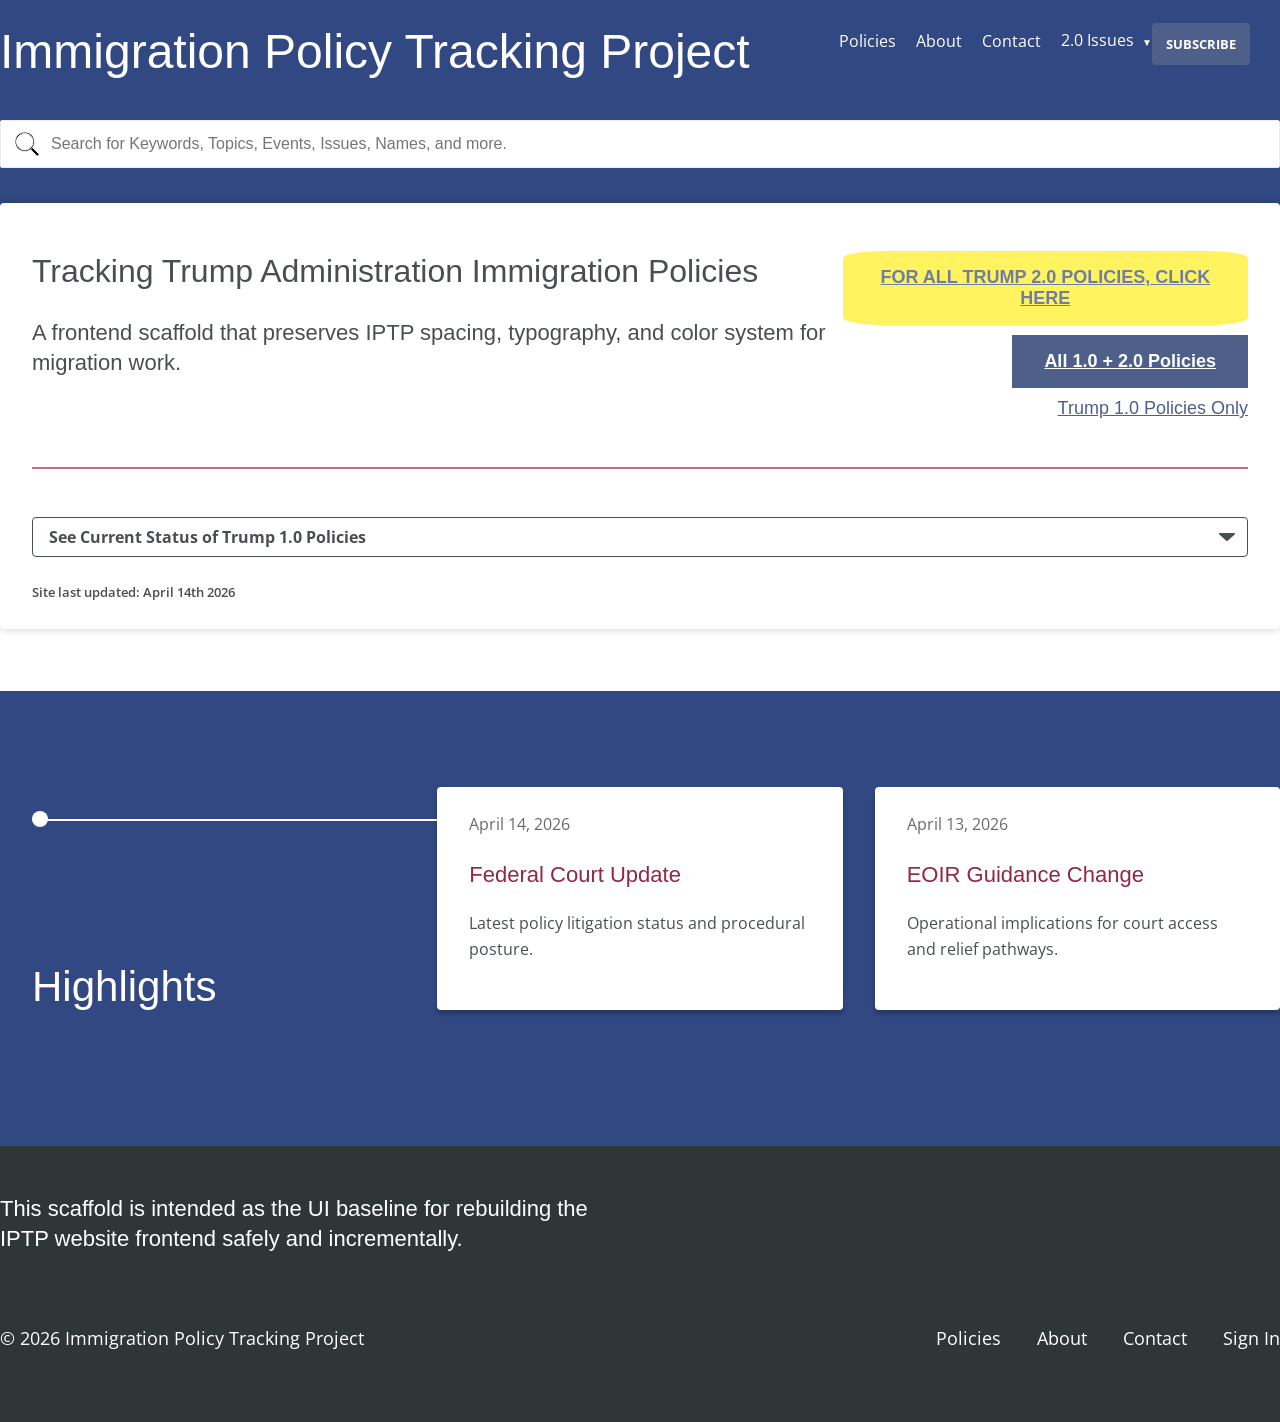
<file: index.html>
<!DOCTYPE html>
<html class="no-js" lang="en">
  <head>
    <meta charset="utf-8" />
    <title>Immigration Policy Tracking Project UI</title>
    <meta name="viewport" content="width=device-width, initial-scale=1.0" />
    <meta name="description" content="Frontend scaffold mirroring IPTP visual system." />
    <link rel="apple-touch-icon" sizes="180x180" href="./static/images/favicon/apple-touch-icon.png" />
    <link rel="icon" type="image/png" sizes="32x32" href="./static/images/favicon/favicon-32x32.png" />
    <link rel="icon" type="image/png" sizes="16x16" href="./static/images/favicon/favicon-16x16.png" />
    <link rel="shortcut icon" href="./static/images/favicon/favicon.ico" />
    <link rel="mask-icon" href="./static/images/favicon/safari-pinned-tab.svg" color="#922846" />
    <meta name="msapplication-TileColor" content="#922846" />
    <meta name="theme-color" content="#ffffff" />
    <link rel="stylesheet" type="text/css" href="./static/css/main.css?v=relevance-bands" />
  </head>
  <body class="page--home">
    <a href="#main-content" class="skipnav">Skip to main content</a>

    <header class="masthead" id="masthead">
      <div class="navbar wrap">
        <h1 class="subtitle"><a href="./index.html">Immigration Policy Tracking Project</a></h1>

        <nav id="main-menu" class="main-menu" aria-label="Main menu">
          <a href="#masthead" id="main-menu-close" class="menu-close" aria-label="Close main menu">
            <span class="sr-only">Close main menu</span>
            <span class="fa fa-close" aria-hidden="true">
              <svg class="menu-close" width="16" height="16" viewBox="0 0 16 16" fill="none" xmlns="http://www.w3.org/2000/svg">
                <path fill-rule="evenodd" clip-rule="evenodd" d="M11.854 4.146C11.9006 4.19244 11.9375 4.24762 11.9627 4.30837C11.9879 4.36911 12.0009 4.43423 12.0009 4.5C12.0009 4.56577 11.9879 4.63089 11.9627 4.69163C11.9375 4.75238 11.9006 4.80755 11.854 4.854L4.85399 11.854C4.7601 11.9479 4.63277 12.0006 4.49999 12.0006C4.36721 12.0006 4.23988 11.9479 4.14599 11.854C4.0521 11.7601 3.99936 11.6328 3.99936 11.5C3.99936 11.3672 4.0521 11.2399 4.14599 11.146L11.146 4.146C11.1924 4.09944 11.2476 4.06249 11.3084 4.03729C11.3691 4.01208 11.4342 3.99911 11.5 3.99911C11.5658 3.99911 11.6309 4.01208 11.6916 4.03729C11.7524 4.06249 11.8075 4.09944 11.854 4.146V4.146Z" fill="currentColor"/>
                <path fill-rule="evenodd" clip-rule="evenodd" d="M4.14599 4.146C4.09943 4.19244 4.06249 4.24762 4.03728 4.30837C4.01207 4.36911 3.9991 4.43423 3.9991 4.5C3.9991 4.56577 4.01207 4.63089 4.03728 4.69163C4.06249 4.75238 4.09943 4.80755 4.14599 4.854L11.146 11.854C11.2399 11.9479 11.3672 12.0006 11.5 12.0006C11.6328 12.0006 11.7601 11.9479 11.854 11.854C11.9479 11.7601 12.0006 11.6328 12.0006 11.5C12.0006 11.3672 11.9479 11.2399 11.854 11.146L4.85399 4.146C4.80755 4.09944 4.75237 4.06249 4.69163 4.03729C4.63088 4.01208 4.56576 3.99911 4.49999 3.99911C4.43423 3.99911 4.36911 4.01208 4.30836 4.03729C4.24761 4.06249 4.19244 4.09944 4.14599 4.146V4.146Z" fill="currentColor"/>
              </svg>
            </span>
          </a>

          <ul style="display: flex; justify-content: space-between; margin-left: 30px">
            <li><a href="#">Policies</a></li>
            <li><a href="#">About</a></li>
            <li><a href="#">Contact</a></li>
            <li class="dropdown">
              <a href="#" tabindex="0">2.0 Issues</a>
              <ul class="dropdown-menu" style="min-width: 320px;">
                <li><a href="#">Immigration Courts & EOIR</a></li>
                <li><a href="#">Status & Eligibility</a></li>
                <li><a href="#">Border & Court Orders</a></li>
              </ul>
            </li>
            <a href="#" class="nav-subscribe-button" tabindex="0">Subscribe</a>
          </ul>
        </nav>

        <a href="#main-menu" id="main-menu-toggle" class="menu-toggle" aria-label="Open main menu">
          <span class="sr-only">Open main menu</span>
          <span class="fa fa-bars" aria-hidden="true">
            <svg class="menu-open" width="16" height="16" viewBox="0 0 16 16" fill="none" xmlns="http://www.w3.org/2000/svg">
              <path d="M2.75 4.75H13.25" stroke-width="1.5" stroke-miterlimit="10" stroke-linecap="round"/>
              <path d="M2.75 8H13.25" stroke-width="1.5" stroke-miterlimit="10" stroke-linecap="round"/>
              <path d="M2.75 11.25H13.25" stroke-width="1.5" stroke-miterlimit="10" stroke-linecap="round"/>
            </svg>
          </span>
        </a>

        <a href="#main-menu-toggle" class="backdrop" tabindex="-1" aria-hidden="true" hidden></a>
      </div>
      <form action="./search.html" method="get" id="main-search" class="main-search" style="margin-top: 8px;">
        <div class="wrap">
          <label class="sr-only" for="query">Search for Keywords, Topics, Events, Issues and more.</label>
          <input
            role="combobox"
            autocomplete="off"
            aria-owns="res"
            aria-autocomplete="both"
            type="text"
            class="input input--full input-search"
            id="query"
            name="query"
            placeholder="Search for Keywords, Topics, Events, Issues, Names, and more."
          />
          <button type="submit" class="icon" value="Search" aria-label="Search">
            <svg width="24" height="24" viewBox="0 0 24 24" fill="none" xmlns="http://www.w3.org/2000/svg">
              <g>
                <path fill-rule="evenodd" clip-rule="evenodd" d="M15.663 15.663C15.8023 15.5235 15.9677 15.4129 16.1498 15.3374C16.3319 15.2619 16.5271 15.2231 16.7242 15.2231C16.9214 15.2231 17.1165 15.2619 17.2986 15.3374C17.4807 15.4129 17.6462 15.5235 17.7855 15.663L23.5605 21.438C23.8419 21.7193 24.0001 22.1008 24.0003 22.4987C24.0004 22.8966 23.8425 23.2783 23.5612 23.5597C23.28 23.8412 22.8984 23.9994 22.5005 23.9996C22.1026 23.9997 21.7209 23.8418 21.4395 23.5605L15.6645 17.7855C15.525 17.6462 15.4144 17.4808 15.3389 17.2987C15.2634 17.1166 15.2245 16.9214 15.2245 16.7242C15.2245 16.5271 15.2634 16.3319 15.3389 16.1498C15.4144 15.9677 15.525 15.8023 15.6645 15.663H15.663Z" fill="black"/>
                <path fill-rule="evenodd" clip-rule="evenodd" d="M9.75 18C10.8334 18 11.9062 17.7866 12.9071 17.372C13.9081 16.9574 14.8175 16.3497 15.5836 15.5836C16.3497 14.8175 16.9574 13.9081 17.372 12.9071C17.7866 11.9062 18 10.8334 18 9.75C18 8.66659 17.7866 7.5938 17.372 6.59286C16.9574 5.59193 16.3497 4.68245 15.5836 3.91637C14.8175 3.15029 13.9081 2.5426 12.9071 2.12799C11.9062 1.71339 10.8334 1.5 9.75 1.5C7.56196 1.5 5.46354 2.36919 3.91637 3.91637C2.36919 5.46354 1.5 7.56196 1.5 9.75C1.5 11.938 2.36919 14.0365 3.91637 15.5836C5.46354 17.1308 7.56196 18 9.75 18ZM19.5 9.75C19.5 12.3359 18.4728 14.8158 16.6443 16.6443C14.8158 18.4728 12.3359 19.5 9.75 19.5C7.16414 19.5 4.68419 18.4728 2.85571 16.6443C1.02723 14.8158 0 12.3359 0 9.75C0 7.16414 1.02723 4.68419 2.85571 2.85571C4.68419 1.02723 7.16414 0 9.75 0C12.3359 0 14.8158 1.02723 16.6443 2.85571C18.4728 4.68419 19.5 7.16414 19.5 9.75Z" fill="black"/>
              </g>
            </svg>
          </button>
        </div>
      </form>
    </header>

    <main class="main" id="main-content">
      <div class="site-section site-section--less-spacing site-section--white">
        <div class="wrap">
          <div class="grid-row tuck-over tuck-over--top tuck-over--bottom">
            <div class="shadow-box shadow-box--full">
              <div class="grid-row">
                <div class="grid-col--12 tablet-s:grid-col--8">
                  <h2>Tracking Trump Administration Immigration Policies</h2>
                  <p class="site-intro intro">A frontend scaffold that preserves IPTP spacing, typography, and color system for migration work.</p>
                </div>
                <div class="grid-col--12 tablet-s:grid-col--4">
                  <div class="all-policies-link" style="margin-bottom: 5px;">
                    <button class="button button--secondary"><a href="#"><u>For all Trump 2.0 policies, click here</u></a></button>
                  </div>
                  <div class="all-policies-link" style="margin-bottom: 10px; position: relative">
                    <button type="button" class="button--primary"><a href="#" style="color: inherit; text-decoration: underline;">All 1.0 + 2.0 Policies</a></button>
                  </div>
                  <div>
                    <a href="#" class="first-term-policies-link" style="font-size: 18px; font-family: Arial;">Trump 1.0 Policies Only</a>
                  </div>
                </div>
              </div>

              <div class="divider"></div>

              <div class="grid-row grid-col--12 stats__data-viz__bar margin-bottom--3">
                <button class="filter-button" type="button" aria-expanded="false" aria-controls="current-status-menu">See Current Status of Trump 1.0 Policies</button>
                <div class="filters-menu" id="current-status-menu" hidden style="width: 98%;">
                  <h2>Current Status of Trump 1.0 Policies</h2>
                  <div class="current-status-bar grid-row">
                    <a href="#" class="bar forced bar--fully-in-effect" style="width: 33%;" title="Fully in Effect">
                      <h1>35</h1>
                      <div class="status current-status-bar--label">Fully in Effect</div>
                    </a>
                    <a href="#" class="bar forced bar--partially-in-effect" style="width: 33%;" title="Partially in Effect">
                      <h1>18</h1>
                      <div class="status current-status-bar--label">Partially in Effect</div>
                    </a>
                    <a href="#" class="bar forced bar--not-in-effect" style="width: 34%;" title="Not in Effect">
                      <h1>52</h1>
                      <div class="status current-status-bar--label">Not in Effect</div>
                    </a>
                  </div>
                </div>
              </div>

              <p class="site-last-updated">Site last updated: April 14th 2026</p>
            </div>
          </div>
        </div>
      </div>

      <div class="site-section site-section--dark-bg spotlight-bg">
        <div class="wrap">
          <div class="grid-row card-set">
            <div class="card-wrap card-wrap--header grid-col--12 tablet-s:grid-col--6 desktop:grid-col--4">
              <h2 class="card-set__heading">Highlights</h2>
            </div>
            <div class="card-wrap grid-col--12 tablet-s:grid-col--6 desktop:grid-col--4">
              <div class="card">
                <p><span class="date">April 14, 2026</span></p>
                <h3 class="card__heading"><a class="card__heading__link" href="#">Federal Court Update</a></h3>
                <p>Latest policy litigation status and procedural posture.</p>
              </div>
            </div>
            <div class="card-wrap grid-col--12 tablet-s:grid-col--6 desktop:grid-col--4">
              <div class="card">
                <p><span class="date">April 13, 2026</span></p>
                <h3 class="card__heading"><a class="card__heading__link" href="#">EOIR Guidance Change</a></h3>
                <p>Operational implications for court access and relief pathways.</p>
              </div>
            </div>
          </div>
        </div>
      </div>

      <div class="site-section site-section--gray site-section--prefooter">
        <div class="wrap">
          <div class="grid-row">
            <div class="grid-col--12 tablet-s:grid-col--6 intro">
              <p>This scaffold is intended as the UI baseline for rebuilding the IPTP website frontend safely and incrementally.</p>
            </div>
          </div>
        </div>
      </div>
    </main>

    <div style="background-color: #2e3638; padding: 20px 0;">
      <div class="footer">
        <div class="wrap">
          <cite>&copy; 2026 Immigration Policy Tracking Project</cite>
          <ul>
            <li><a href="#">Policies</a></li>
            <li><a href="#">About</a></li>
            <li><a href="#">Contact</a></li>
            <li><a href="#">Sign In</a></li>
          </ul>
        </div>
      </div>
    </div>

    <script>
      window.IPTP_SEARCH_API_BASE = window.IPTP_SEARCH_API_BASE || "http://127.0.0.1:8010";
    </script>
    <script src="./static/js/main.js?v=relevance-bands"></script>
  </body>
</html>
</file>
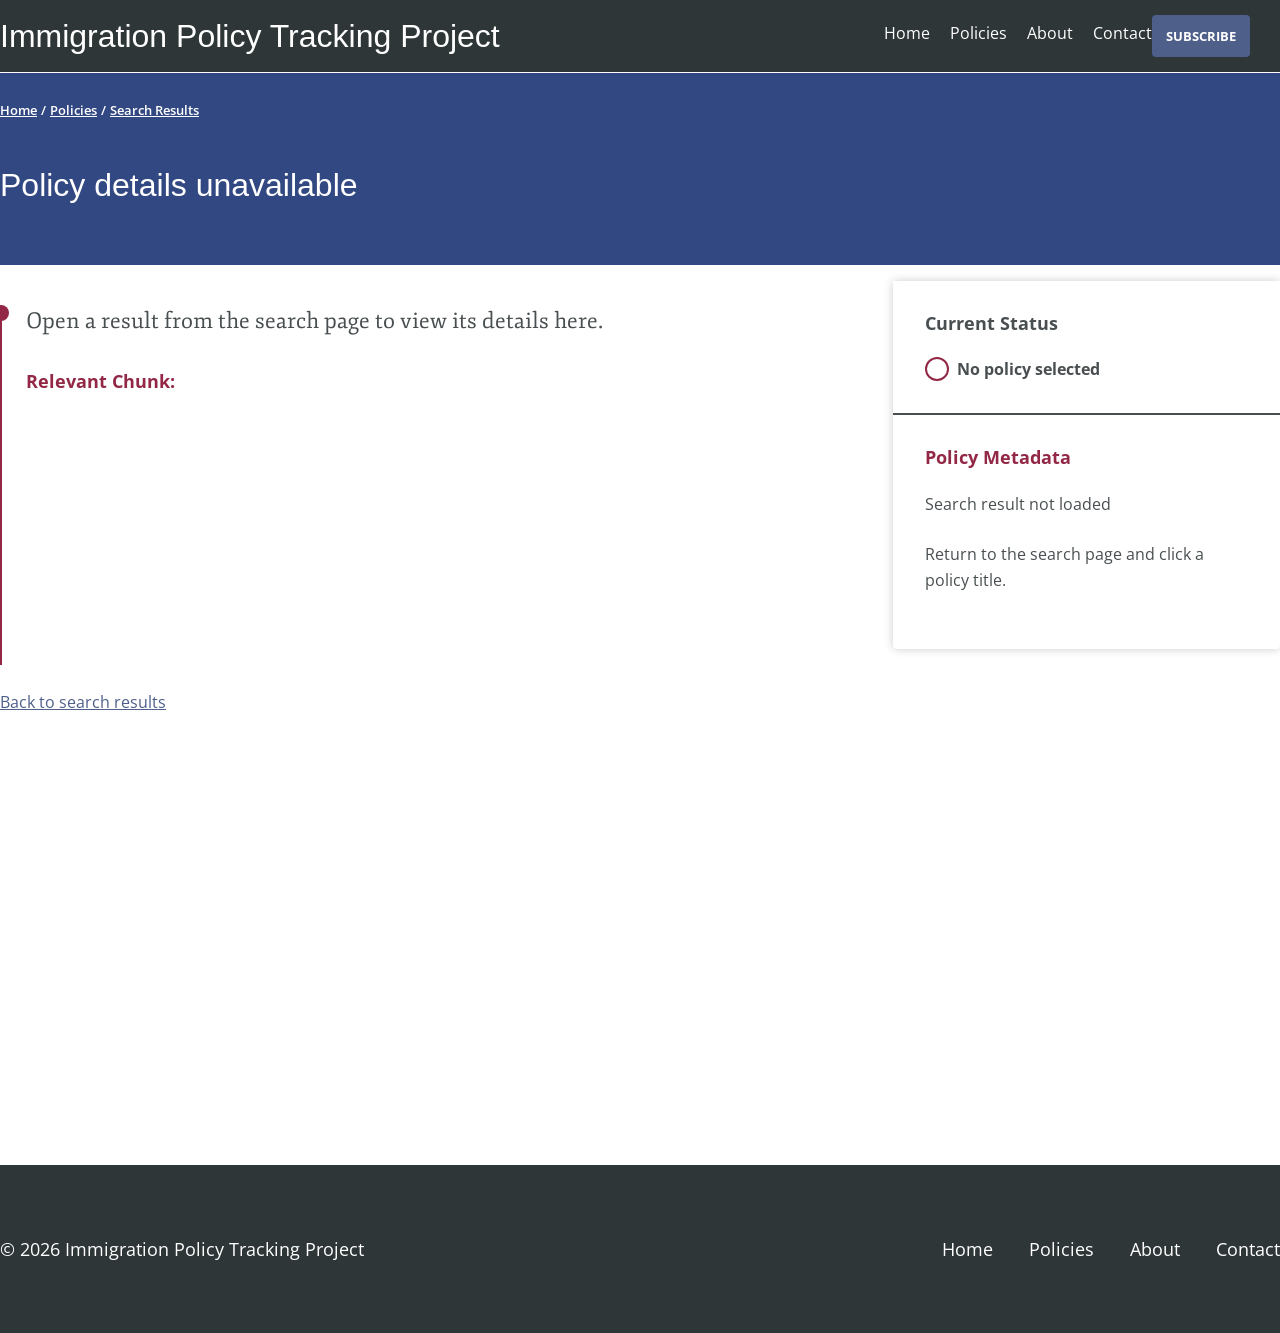
<file: policy.html>
<!DOCTYPE html>
<html class="no-js" lang="en">
  <head>
    <meta charset="utf-8" />
    <title>Policy Detail | Immigration Policy Tracking Project UI</title>
    <meta name="viewport" content="width=device-width, initial-scale=1.0" />
    <meta name="description" content="Policy detail view for IPTP search UI." />
    <link rel="apple-touch-icon" sizes="180x180" href="./static/images/favicon/apple-touch-icon.png" />
    <link rel="icon" type="image/png" sizes="32x32" href="./static/images/favicon/favicon-32x32.png" />
    <link rel="icon" type="image/png" sizes="16x16" href="./static/images/favicon/favicon-16x16.png" />
    <link rel="shortcut icon" href="./static/images/favicon/favicon.ico" />
    <link rel="mask-icon" href="./static/images/favicon/safari-pinned-tab.svg" color="#922846" />
    <meta name="msapplication-TileColor" content="#922846" />
    <meta name="theme-color" content="#ffffff" />
    <link rel="stylesheet" type="text/css" href="./static/css/main.css?v=relevance-bands" />
  </head>
  <body class="page--detail page--policy">
    <a href="#main-content" class="skipnav">Skip to main content</a>

    <header class="masthead" id="masthead">
      <div class="navbar wrap">
        <h1 class="subtitle"><a href="./index.html">Immigration Policy Tracking Project</a></h1>

        <nav id="main-menu" class="main-menu" aria-label="Main menu">
          <a href="#masthead" id="main-menu-close" class="menu-close" aria-label="Close main menu">
            <span class="sr-only">Close main menu</span>
            <span class="fa fa-close" aria-hidden="true">
              <svg class="menu-close" width="16" height="16" viewBox="0 0 16 16" fill="none" xmlns="http://www.w3.org/2000/svg">
                <path fill-rule="evenodd" clip-rule="evenodd" d="M11.854 4.146C11.9006 4.19244 11.9375 4.24762 11.9627 4.30837C11.9879 4.36911 12.0009 4.43423 12.0009 4.5C12.0009 4.56577 11.9879 4.63089 11.9627 4.69163C11.9375 4.75238 11.9006 4.80755 11.854 4.854L4.85399 11.854C4.7601 11.9479 4.63277 12.0006 4.49999 12.0006C4.36721 12.0006 4.23988 11.9479 4.14599 11.854C4.0521 11.7601 3.99936 11.6328 3.99936 11.5C3.99936 11.3672 4.0521 11.2399 4.14599 11.146L11.146 4.146C11.1924 4.09944 11.2476 4.06249 11.3084 4.03729C11.3691 4.01208 11.4342 3.99911 11.5 3.99911C11.5658 3.99911 11.6309 4.01208 11.6916 4.03729C11.7524 4.06249 11.8075 4.09944 11.854 4.146V4.146Z" fill="currentColor"/>
                <path fill-rule="evenodd" clip-rule="evenodd" d="M4.14599 4.146C4.09943 4.19244 4.06249 4.24762 4.03728 4.30837C4.01207 4.36911 3.9991 4.43423 3.9991 4.5C3.9991 4.56577 4.01207 4.63089 4.03728 4.69163C4.06249 4.75238 4.09943 4.80755 4.14599 4.854L11.146 11.854C11.2399 11.9479 11.3672 12.0006 11.5 12.0006C11.6328 12.0006 11.7601 11.9479 11.854 11.854C11.9479 11.7601 12.0006 11.6328 12.0006 11.5C12.0006 11.3672 11.9479 11.2399 11.854 11.146L4.85399 4.146C4.80755 4.09944 4.75237 4.06249 4.69163 4.03729C4.63088 4.01208 4.56576 3.99911 4.49999 3.99911C4.43423 3.99911 4.36911 4.01208 4.30836 4.03729C4.24761 4.06249 4.19244 4.09944 4.14599 4.146V4.146Z" fill="currentColor"/>
              </svg>
            </span>
          </a>

          <ul style="display: flex; justify-content: space-between; margin-left: 30px">
            <li><a href="./index.html">Home</a></li>
            <li><a href="./search.html">Policies</a></li>
            <li><a href="#">About</a></li>
            <li><a href="#">Contact</a></li>
            <a href="#" class="nav-subscribe-button" tabindex="0">Subscribe</a>
          </ul>
        </nav>

        <a href="#main-menu" id="main-menu-toggle" class="menu-toggle" aria-label="Open main menu">
          <span class="sr-only">Open main menu</span>
          <span class="fa fa-bars" aria-hidden="true">
            <svg class="menu-open" width="16" height="16" viewBox="0 0 16 16" fill="none" xmlns="http://www.w3.org/2000/svg">
              <path d="M2.75 4.75H13.25" stroke-width="1.5" stroke-miterlimit="10" stroke-linecap="round"/>
              <path d="M2.75 8H13.25" stroke-width="1.5" stroke-miterlimit="10" stroke-linecap="round"/>
              <path d="M2.75 11.25H13.25" stroke-width="1.5" stroke-miterlimit="10" stroke-linecap="round"/>
            </svg>
          </span>
        </a>

        <a href="#main-menu-toggle" class="backdrop" tabindex="-1" aria-hidden="true" hidden></a>
      </div>
    </header>

    <div class="header spotlight-bg">
      <div class="wrap">
        <nav class="breadcrumb" aria-label="breadcrumbs">
          <ol class="breadcrumb-list">
            <li class="breadcrumb-list__item">
              <a class="breadcrumb__link" href="./index.html">Home</a>
            </li>
            <li class="breadcrumb-list__item">
              <a class="breadcrumb__link" href="./search.html">Policies</a>
            </li>
            <li class="breadcrumb-list__item">
              <a class="breadcrumb__link" href="./search.html">Search Results</a>
            </li>
          </ol>
        </nav>

        <h4 class="policy-details__term" id="policy-term"></h4>
        <h1 class="policy-details__title" id="policy-title">Policy Detail</h1>
      </div>
    </div>

    <main class="main main--no-padding" id="main-content">
      <section id="tab-policy-overview">
        <div class="wrap">
          <div class="grid-row tuck-over tuck-over--top">
            <div class="grid-col--12 tablet-s:grid-col--8">
              <ol class="timeline timeline--mini padding-top--5" id="policy-timeline">
                <li class="timeline__item timeline-item">
                  <span class="date timeline__item-dot" id="policy-date">Date unavailable</span>
                  <p class="lead-text" id="policy-summary">Loading policy summary...</p>
                  <h4 class="policy-details__heading margin-top--2">Relevant Chunk:</h4>
                  <p id="policy-chunk-snippet" style="margin-top: 1.2rem; white-space: pre-wrap;">Loading chunk snippet...</p>
                  <p id="policy-source" style="margin-top: 1.2rem; font-size: 1.4rem;"></p>
                </li>
              </ol>
              <p style="margin-top: 1.6rem;">
                <a href="./search.html">Back to search results</a>
              </p>
            </div>
            <div class="grid-col--12 tablet-s:grid-col--4 tablet-s:padding-left--5">
              <div class="policy-details shadow-box show-box--full-height tablet-s:padding--0">
                <div class="tablet-s:padding--4 policy-detail--current-status">
                  <h4 class="policy-details__heading">Current Status</h4>
                  <span class="status" id="policy-current-status">Loading</span>
                </div>
                <div class="tablet-s:padding--4">
                  <h4 class="policy-details__heading no-border">Policy Metadata</h4>
                  <p id="policy-state"></p>
                  <p id="policy-meta"></p>
                </div>
              </div>
            </div>
          </div>
        </div>
      </section>
    </main>

    <div style="background-color: #2e3638; padding: 20px 0;">
      <div class="footer">
        <div class="wrap">
          <cite>&copy; 2026 Immigration Policy Tracking Project</cite>
          <ul>
            <li><a href="./index.html">Home</a></li>
            <li><a href="./search.html">Policies</a></li>
            <li><a href="#">About</a></li>
            <li><a href="#">Contact</a></li>
          </ul>
        </div>
      </div>
    </div>

    <script src="./static/js/main.js?v=relevance-bands"></script>
    <script src="./static/js/policy.js"></script>
  </body>
</html>
</file>
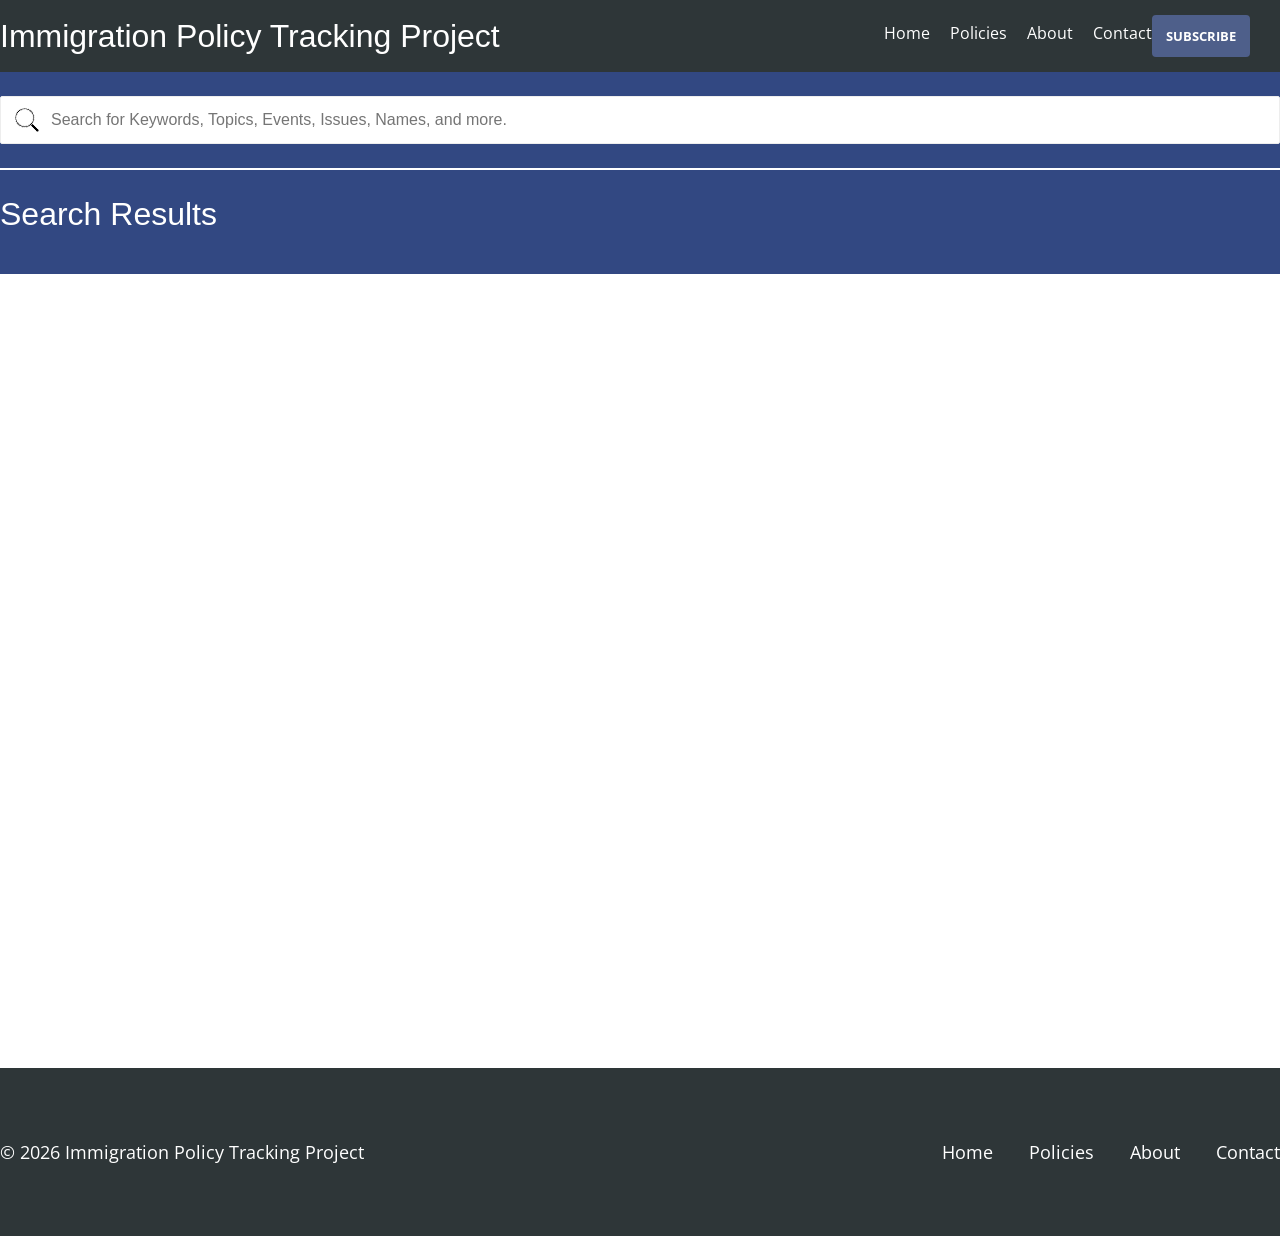
<file: search.html>
<!DOCTYPE html>
<html class="no-js" lang="en">
  <head>
    <meta charset="utf-8" />
    <title>Search Results | Immigration Policy Tracking Project UI</title>
    <meta name="viewport" content="width=device-width, initial-scale=1.0" />
    <meta name="description" content="Search results for IPTP policy search." />
    <link rel="apple-touch-icon" sizes="180x180" href="./static/images/favicon/apple-touch-icon.png" />
    <link rel="icon" type="image/png" sizes="32x32" href="./static/images/favicon/favicon-32x32.png" />
    <link rel="icon" type="image/png" sizes="16x16" href="./static/images/favicon/favicon-16x16.png" />
    <link rel="shortcut icon" href="./static/images/favicon/favicon.ico" />
    <link rel="mask-icon" href="./static/images/favicon/safari-pinned-tab.svg" color="#922846" />
    <meta name="msapplication-TileColor" content="#922846" />
    <meta name="theme-color" content="#ffffff" />
    <link rel="stylesheet" type="text/css" href="./static/css/main.css?v=relevance-bands" />
  </head>
  <body class="page--index page--policies page--search">
    <a href="#main-content" class="skipnav">Skip to main content</a>

    <header class="masthead" id="masthead">
      <div class="navbar wrap">
        <h1 class="subtitle"><a href="./index.html">Immigration Policy Tracking Project</a></h1>

        <nav id="main-menu" class="main-menu" aria-label="Main menu">
          <a href="#masthead" id="main-menu-close" class="menu-close" aria-label="Close main menu">
            <span class="sr-only">Close main menu</span>
            <span class="fa fa-close" aria-hidden="true">
              <svg class="menu-close" width="16" height="16" viewBox="0 0 16 16" fill="none" xmlns="http://www.w3.org/2000/svg">
                <path fill-rule="evenodd" clip-rule="evenodd" d="M11.854 4.146C11.9006 4.19244 11.9375 4.24762 11.9627 4.30837C11.9879 4.36911 12.0009 4.43423 12.0009 4.5C12.0009 4.56577 11.9879 4.63089 11.9627 4.69163C11.9375 4.75238 11.9006 4.80755 11.854 4.854L4.85399 11.854C4.7601 11.9479 4.63277 12.0006 4.49999 12.0006C4.36721 12.0006 4.23988 11.9479 4.14599 11.854C4.0521 11.7601 3.99936 11.6328 3.99936 11.5C3.99936 11.3672 4.0521 11.2399 4.14599 11.146L11.146 4.146C11.1924 4.09944 11.2476 4.06249 11.3084 4.03729C11.3691 4.01208 11.4342 3.99911 11.5 3.99911C11.5658 3.99911 11.6309 4.01208 11.6916 4.03729C11.7524 4.06249 11.8075 4.09944 11.854 4.146V4.146Z" fill="currentColor"/>
                <path fill-rule="evenodd" clip-rule="evenodd" d="M4.14599 4.146C4.09943 4.19244 4.06249 4.24762 4.03728 4.30837C4.01207 4.36911 3.9991 4.43423 3.9991 4.5C3.9991 4.56577 4.01207 4.63089 4.03728 4.69163C4.06249 4.75238 4.09943 4.80755 4.14599 4.854L11.146 11.854C11.2399 11.9479 11.3672 12.0006 11.5 12.0006C11.6328 12.0006 11.7601 11.9479 11.854 11.854C11.9479 11.7601 12.0006 11.6328 12.0006 11.5C12.0006 11.3672 11.9479 11.2399 11.854 11.146L4.85399 4.146C4.80755 4.09944 4.75237 4.06249 4.69163 4.03729C4.63088 4.01208 4.56576 3.99911 4.49999 3.99911C4.43423 3.99911 4.36911 4.01208 4.30836 4.03729C4.24761 4.06249 4.19244 4.09944 4.14599 4.146V4.146Z" fill="currentColor"/>
              </svg>
            </span>
          </a>

          <ul style="display: flex; justify-content: space-between; margin-left: 30px">
            <li><a href="./index.html">Home</a></li>
            <li><a href="#">Policies</a></li>
            <li><a href="#">About</a></li>
            <li><a href="#">Contact</a></li>
            <a href="#" class="nav-subscribe-button" tabindex="0">Subscribe</a>
          </ul>
        </nav>

        <a href="#main-menu" id="main-menu-toggle" class="menu-toggle" aria-label="Open main menu">
          <span class="sr-only">Open main menu</span>
          <span class="fa fa-bars" aria-hidden="true">
            <svg class="menu-open" width="16" height="16" viewBox="0 0 16 16" fill="none" xmlns="http://www.w3.org/2000/svg">
              <path d="M2.75 4.75H13.25" stroke-width="1.5" stroke-miterlimit="10" stroke-linecap="round"/>
              <path d="M2.75 8H13.25" stroke-width="1.5" stroke-miterlimit="10" stroke-linecap="round"/>
              <path d="M2.75 11.25H13.25" stroke-width="1.5" stroke-miterlimit="10" stroke-linecap="round"/>
            </svg>
          </span>
        </a>

        <a href="#main-menu-toggle" class="backdrop" tabindex="-1" aria-hidden="true" hidden></a>
      </div>
      <form action="./search.html" method="get" id="main-search" class="main-search">
        <div class="wrap">
          <label class="sr-only" for="query">Search for Keywords, Topics, Events, Issues and more.</label>
          <input
            role="combobox"
            autocomplete="off"
            aria-owns="res"
            aria-autocomplete="both"
            type="text"
            class="input input--full input-search"
            id="query"
            name="query"
            placeholder="Search for Keywords, Topics, Events, Issues, Names, and more."
          />
          <button type="submit" class="icon" value="Search" aria-label="Search">
            <svg width="24" height="24" viewBox="0 0 24 24" fill="none" xmlns="http://www.w3.org/2000/svg">
              <g>
                <path fill-rule="evenodd" clip-rule="evenodd" d="M15.663 15.663C15.8023 15.5235 15.9677 15.4129 16.1498 15.3374C16.3319 15.2619 16.5271 15.2231 16.7242 15.2231C16.9214 15.2231 17.1165 15.2619 17.2986 15.3374C17.4807 15.4129 17.6462 15.5235 17.7855 15.663L23.5605 21.438C23.8419 21.7193 24.0001 22.1008 24.0003 22.4987C24.0004 22.8966 23.8425 23.2783 23.5612 23.5597C23.28 23.8412 22.8984 23.9994 22.5005 23.9996C22.1026 23.9997 21.7209 23.8418 21.4395 23.5605L15.6645 17.7855C15.525 17.6462 15.4144 17.4808 15.3389 17.2987C15.2634 17.1166 15.2245 16.9214 15.2245 16.7242C15.2245 16.5271 15.2634 16.3319 15.3389 16.1498C15.4144 15.9677 15.525 15.8023 15.6645 15.663H15.663Z" fill="black"/>
                <path fill-rule="evenodd" clip-rule="evenodd" d="M9.75 18C10.8334 18 11.9062 17.7866 12.9071 17.372C13.9081 16.9574 14.8175 16.3497 15.5836 15.5836C16.3497 14.8175 16.9574 13.9081 17.372 12.9071C17.7866 11.9062 18 10.8334 18 9.75C18 8.66659 17.7866 7.5938 17.372 6.59286C16.9574 5.59193 16.3497 4.68245 15.5836 3.91637C14.8175 3.15029 13.9081 2.5426 12.9071 2.12799C11.9062 1.71339 10.8334 1.5 9.75 1.5C7.56196 1.5 5.46354 2.36919 3.91637 3.91637C2.36919 5.46354 1.5 7.56196 1.5 9.75C1.5 11.938 2.36919 14.0365 3.91637 15.5836C5.46354 17.1308 7.56196 18 9.75 18ZM19.5 9.75C19.5 12.3359 18.4728 14.8158 16.6443 16.6443C14.8158 18.4728 12.3359 19.5 9.75 19.5C7.16414 19.5 4.68419 18.4728 2.85571 16.6443C1.02723 14.8158 0 12.3359 0 9.75C0 7.16414 1.02723 4.68419 2.85571 2.85571C4.68419 1.02723 7.16414 0 9.75 0C12.3359 0 14.8158 1.02723 16.6443 2.85571C18.4728 4.68419 19.5 7.16414 19.5 9.75Z" fill="black"/>
              </g>
            </svg>
          </button>
        </div>
      </form>

    </header>

    <main class="main" id="main-content">
      <div class="results-panel">
        <div class="wrap">
          <div class="results-toolbar">
            <h2 class="page-title" style="margin: 0 0 1.6rem;">Search Results</h2>
            <div id="search-feedback" class="no-results" hidden></div>

            <div id="search-controls" class="grid-row margin-x--neg1p5 policy-filters" style="display:none;">
              <div class="grid-col--12 filter-container">
                <h2 class="filter-set-heading">Filter by:</h2>
              </div>
              <div class="search-filter-row" style="display: flex; gap: 1rem; width: 100%; justify-content: space-evenly; flex-wrap: wrap; margin-bottom: 1rem;">
                <div style="flex: 1 1 280px;" class="grid-col--12 tablet-s:grid-col--4 tablet-s:padding-x--1p5 margin-bottom--3 tablet-s:margin-bottom--0">
                  <button class="filter-button filter-button--litigation" type="button" aria-expanded="false" aria-controls="filters-litigation">
                    <span>Actions Subject to Litigation:</span>
                    <span class="litigation-off-pill">OFF</span>
                  </button>
                  <div class="filters-menu filters-menu--wide" id="filters-litigation" hidden>
                    <h3 class="filters__heading"><a href="#" onclick="return false;">All</a></h3>
                    <h3 class="filters__heading"><a href="#" onclick="return false;">On</a></h3>
                    <h3 class="filters__heading"><a href="#" onclick="return false;">Off</a></h3>
                  </div>
                </div>
                <div style="flex: 1 1 260px;" class="grid-col--12 tablet-s:grid-col--4 tablet-s:padding-x--1p5 margin-bottom--3 tablet-s:margin-bottom--0">
                  <button class="filter-button" type="button" aria-expanded="false" aria-controls="filters-subject-matter">Subject Matter</button>
                  <div class="filters-menu filters-menu--wide" id="filters-subject-matter" hidden>
                    <h3 class="filters__heading"><a href="#" onclick="return false;">All Subject Matters</a></h3>
                    <h3 class="filters__heading"><a href="#" onclick="return false;">Immigration Courts & EOIR</a></h3>
                    <h3 class="filters__heading"><a href="#" onclick="return false;">Status & Eligibility</a></h3>
                    <h3 class="filters__heading"><a href="#" onclick="return false;">Border & Court Orders</a></h3>
                  </div>
                </div>
                <div style="flex: 1 1 220px;" class="grid-col--12 tablet-s:grid-col--4 tablet-s:padding-x--1p5 margin-bottom--3 tablet-s:margin-bottom--0">
                  <button class="filter-button" type="button" aria-expanded="false" aria-controls="filters-agencies">Agencies</button>
                  <div class="filters-menu filters-menu--wide" id="filters-agencies" hidden>
                    <h3 class="filters__heading"><a href="#" onclick="return false;">All Agencies</a></h3>
                    <h3 class="filters__heading"><a href="#" onclick="return false;">DHS</a></h3>
                    <h3 class="filters__heading"><a href="#" onclick="return false;">DOJ</a></h3>
                    <h3 class="filters__heading"><a href="#" onclick="return false;">USCIS</a></h3>
                    <h3 class="filters__heading"><a href="#" onclick="return false;">CBP</a></h3>
                    <h3 class="filters__heading"><a href="#" onclick="return false;">ICE</a></h3>
                  </div>
                </div>
                <div style="flex: 1 1 280px;" class="grid-col--12 tablet-s:grid-col--4 tablet-s:padding-x--1p5 margin-bottom--3 tablet-s:margin-bottom--0">
                  <button class="filter-button" type="button" aria-expanded="false" aria-controls="filters-admin-actions">Administrative Actions</button>
                  <div class="filters-menu filters-menu--wide" id="filters-admin-actions" hidden>
                    <h3 class="filters__heading"><a href="#" onclick="return false;">All Administrative Actions</a></h3>
                    <h3 class="filters__heading"><a href="#" onclick="return false;">Executive Orders</a></h3>
                    <h3 class="filters__heading"><a href="#" onclick="return false;">Presidential Proclamations</a></h3>
                    <h3 class="filters__heading"><a href="#" onclick="return false;">Agency Guidance</a></h3>
                  </div>
                </div>
              </div>
              <div class="search-sort-row" style="display: flex; gap: 1rem; width: 100%; flex-wrap: wrap;">
                <div style="flex: 0 1 280px;" class="grid-col--12 tablet-s:grid-col--4 tablet-s:padding-x--1p5 margin-bottom--3 tablet-s:margin-bottom--0">
                  <label for="search-sort" class="sr-only">Sort by</label>
                  <select id="search-sort" class="filter-button" style="height: 48px;">
                    <option value="date">Sort by: Date</option>
                    <option value="score">Sort by: Score</option>
                  </select>
                </div>
              </div>
            </div>
          </div>

          <div id="search-results" class="timeline search-results" hidden aria-live="polite"></div>
        </div>
      </div>
    </main>

    <div style="background-color: #2e3638; padding: 20px 0;">
      <div class="footer">
        <div class="wrap">
          <cite>&copy; 2026 Immigration Policy Tracking Project</cite>
          <ul>
            <li><a href="./index.html">Home</a></li>
            <li><a href="#">Policies</a></li>
            <li><a href="#">About</a></li>
            <li><a href="#">Contact</a></li>
          </ul>
        </div>
      </div>
    </div>

    <script>
      window.IPTP_SEARCH_API_BASE = window.IPTP_SEARCH_API_BASE || "http://127.0.0.1:8010";
    </script>
    <script src="./static/js/main.js?v=relevance-bands"></script>
  </body>
</html>
</file>
<file: static/css/main.css>
﻿@import"https://fonts.googleapis.com/css2?family=Fjord+One&family=Open+Sans:ital,wght@0,300;0,400;0,600;0,700;1,300;1,400;1,600;1,700&display=swap";h1,h2,h3,h4{font-family:Arial;font-weight:400}h5,h6,p,ul,ol,cite{font-family:"Open Sans",sans-serif}h1{font-size:32px;line-height:110%}@media only screen and (min-width: 768px){h1{font-size:60px}}h2{font-size:22px;line-height:27px}@media only screen and (min-width: 768px){h2{font-size:32px;line-height:40px}}h3{font-size:16px;line-height:20px}@media only screen and (min-width: 768px){h3{font-size:22px;line-height:27px}}h4{font-size:14px;line-height:17px}@media only screen and (min-width: 768px){h4{font-size:16px;line-height:20px}}h5{font-size:16px;font-weight:600;line-height:22px}@media only screen and (min-width: 768px){h5{font-size:18px;line-height:25px}}h6{font-size:13px;line-height:16px}p,ul,ol,cite{font-size:15px;line-height:24px;font-style:normal}@media only screen and (min-width: 768px){p,ul,ol,cite{font-size:16px;line-height:26px}}.intro p,.intro ul,.intro ol,.intro cite{font-family:Arial,Helvetica,sans-serif;font-size:22px;line-height:30px}.label-link{color:#4e5f8a;cursor:pointer;display:initial;font-family:inherit;font-weight:inherit;text-decoration:underline}.label-link:hover{color:#324882}a{color:#4e5f8a}a:visited{color:#4e5f8a}a:hover{color:#324882}.dark a{color:#cedfec}.intro{font-family:Arial,Helvetica,sans-serif;font-size:22px;line-height:30px}.subtitle{font-family:Arial,Helvetica,sans-serif;font-size:24px;line-height:30px;padding:16px 0}@media only screen and (min-width: 768px){.subtitle{font-size:32px;line-height:40px}}.date{color:#696c6d;font-family:"Open Sans",sans-serif;font-weight:400;line-height:1}.lead-text{font-family:"Fjord One",serif;font-size:22px;line-height:1.5}body{overflow-x:hidden;-webkit-font-smoothing:antialiased;-moz-osx-font-smoothing:grayscale}h1,h2,h3,h4,h5,h6{margin-top:0}p,ul,ol{color:#494f51;margin:0 0 1.5em}ul,ol{padding:0 0 0 1em}label{display:block;font-family:"Open Sans",sans-serif;font-weight:bold;margin-top:1.5em}input:not(.input-search):not([type=checkbox]):not([type=radio]),textarea{border:1px solid #d6d6d6;display:block;font-family:"Open Sans",sans-serif;font-size:16px;margin-bottom:2.4rem;padding:1.6rem;width:100%}input[type=file]{border:0;margin:0;padding:0}textarea{height:300px;max-width:77ch}@media only screen and (min-width: 768px){textarea{height:150px}}.textarea--no-border{border:0;padding:0;resize:none}.wrap{max-width:1280px;width:100%;margin:0 auto;padding:0 2.4rem}@media only screen and (min-width: 1280px){.wrap{padding:0}}.main{color:#494f51;min-height:100vh;overflow:hidden;padding:20px 0 0}.main--overflow-visible{overflow:visible}.main--no-padding{padding:0}.page-title{color:#324882;font-weight:400}.overview{color:#fff}.overview h2{max-width:768px}.messages{margin:0;padding:0}.messages li{font-style:italic;font-weight:600;list-style:none;margin:0 0 1em}.messages li.info,.messages li.success{color:#2f54ba}.messages li.warn,.messages li.error{color:#bc1d4a}.unstyled-list{list-style:none;padding-left:0}.tuck-over{position:relative;z-index:100}.tuck-over--top{margin-bottom:-1.6rem}.tuck-over--bottom{margin-top:-1.6rem}@media only screen and (min-width: 768px){.tuck-over--bottom{margin-bottom:3.2rem}.tuck-over--bottom .shadow-box{height:100%}}.actions,.statuses,.policy__meta{display:flex;flex-wrap:wrap}.action__label,.status__label,.meta__label{font-size:13px;margin-right:0.4rem}.actions__link,.status__link,.meta__label{color:#696c6d;font-family:"Open Sans",sans-serif;font-size:13px;margin-left:0.4rem}.actions__link:hover,.status__link:hover,.meta__label:hover{text-decoration:none}.policy__meta{margin-top:0.8rem}.policy__meta.policy__meta--significance{margin-top:1.6rem}.meta__label{align-items:center;color:#696c6d;display:flex;font-weight:600;margin:0;white-space:nowrap}.meta__label:after{content:", ";margin-right:0.4rem}.meta__label:last-child:after{content:"";margin-right:0}.policy__meta-group{align-items:center;display:flex}.policy__meta-group:after{border-right:1px solid #696c6d;content:" ";display:inline-block;height:13px;margin:0 0.8rem;width:0}.policy__meta-group:last-child:after{border-right:0;content:"";margin:0}.recent-action{display:block;font-weight:600;margin:2.4rem 0 0 0.4rem;text-decoration:none}.recent-action svg{margin-right:0.4rem}.recent-action h6{font-size:inherit;margin-left:1.6rem;margin-bottom:1.6rem}@media only screen and (min-width: 768px){.recent-action span,.recent-action h6{line-height:2}}.form__forgot-password,.form__forgot-password:visited{color:#4e5f8a;display:inline-block;margin-top:2.4rem;text-decoration:underline}@media only screen and (min-width: 1280px){.page--reset .masthead{min-height:calc(100vh - 128px)}}.external-flow .shadow-box{margin-bottom:1.6rem}.external-flow .shadow-box h2,.external-flow .shadow-box h3,.external-flow .shadow-box p{margin-top:1.6rem}.external-flow .shadow-box h2{font-size:32px;line-height:40px}.external-flow .shadow-box form{margin-bottom:3.2rem}.external-flow .shadow-box a,.external-flow .shadow-box a:visited{color:#4e5f8a;text-decoration:underline}.shadow-box{color:#fff}@media only screen and (min-width: 768px){.shadow-box{background-color:#fff;color:#494f51;border-radius:0 0 4px 4px;box-shadow:0 0 10px rgba(0,0,0,.2);overflow:hidden;padding:2.4rem}}@media only screen and (min-width: 768px){.shadow-box--full-height{height:100%}}@media only screen and (min-width: 768px){.shadow-box--full{border-radius:4px}}button{cursor:pointer}.button,.button:visited{align-items:center;background-color:#fff;border:2px solid #922846;border-radius:4px;color:#922846;display:inline-flex;justify-content:center;padding:0.8rem 3.2rem;text-align:center;text-decoration:none;text-transform:uppercase;width:100%;cursor:pointer}@media only screen and (min-width: 768px){.button,.button:visited{width:auto}}.button svg,.button:visited svg{margin-left:0.8rem}.button[disabled],.button:visited[disabled]{color:#959fb9;cursor:not-allowed}.button--primary{background-color:#4e5f8a;border:0;color:#fff;font-size:16px;padding:1.6rem 3.2rem;font-family:Arial,Helvetica,sans-serif}.button--secondary{background-color:#fff238;border:10px;border-color:#000;border-radius:10%;color:#4e5f8a;font-size:10;padding:1.6rem 1.6rem;opacity:.8;margin-bottom:5px;font-family:Arial,Helvetica,sans-serif}.button--link{background:rgba(0,0,0,0);border:0 none;color:#922846;padding:0;margin:0;text-decoration:underline}.button--icon{background:rgba(0,0,0,0);border:0 none;color:#922846;padding:0;margin:0}.card-set{align-items:stretch;align-content:stretch;margin-left:-1.6rem;margin-right:-1.6rem;margin-bottom:7.2rem}.card-set__heading{color:#fff;font-size:32px;line-height:110%;margin:0}@media only screen and (min-width: 960px){.card-set__heading{font-size:42px;padding-left:3.2rem}.card-set__heading:after{content:"";background-color:#fff;border-radius:100%;display:block;height:1.6rem;position:absolute;width:1.6rem;top:2.4rem}.card-set__heading:before{content:"";background:#fff;width:100%;display:block;position:absolute;height:2px;top:3.2rem}}.card-wrap{margin-top:1.6rem;margin-bottom:1.6rem;padding-left:1.6rem;padding-right:1.6rem}.card-wrap--header{display:flex;flex-direction:column;justify-content:flex-end;position:relative}.card{align-items:flex-start;background-color:#fff;border-radius:4px;box-shadow:0 4px 4px rgba(0,0,0,.25);display:flex;flex-direction:column;height:100%;justify-content:flex-start;padding:2.4rem 3.2rem;width:100%}.card .actions{margin-top:auto;order:4}@media only screen and (min-width: 768px){.card .actions{order:unset}}.card .tags{order:3}@media only screen and (min-width: 768px){.card .tags{order:unset}}@media only screen and (min-width: 768px){.card{min-height:200px}}.card__heading{order:2;margin-bottom:0}@media only screen and (min-width: 768px){.card__heading{margin-top:0;order:unset;margin-bottom:1em}}.card__heading__link,.card__heading__link:visited{color:#922846;text-decoration:none}.card__heading__link:hover,.card__heading__link:focus,.card__heading__link:visited:hover,.card__heading__link:visited:focus{color:#790022;text-decoration:underline}.card-set__more{padding:0.8rem 1.6rem;text-align:center;width:100%}@media only screen and (min-width: 768px){.card-set__more{text-align:right}}.card-set__more-link,.card-set__more-link:visited{align-items:center;color:#fff;display:inline-flex;font-family:"Open Sans",sans-serif;margin:0 auto;padding:0.8rem 0;text-decoration:none;text-transform:uppercase}.card-set__more-link:hover,.card-set__more-link:focus,.card-set__more-link:visited:hover,.card-set__more-link:visited:focus{color:#fff;text-decoration:underline}.card-set__more-icon{display:block;margin-left:0.8rem}.facets{display:none;top:0;position:absolute;max-width:205px;max-height:100vh;min-height:100%;z-index:1;padding:6.4rem 0 calc(6.4rem*2)}.facets h5{margin-bottom:2.4rem}.facets h6{margin-bottom:0.8rem;display:flex}.facets h6 .facet--name{flex:1 1 50%;align-content:baseline;align-items:baseline;white-space:normal;word-wrap:break-word;overflow:hidden;text-overflow:ellipsis}.facets label{display:block;align-items:flex-start;font-family:Open Sans;font-size:13px;font-style:normal;font-weight:600;line-height:16px;letter-spacing:0em;text-align:left;padding-right:0.8rem;margin-top:0.8rem;max-width:85%;word-wrap:break-word;overflow:hidden;text-overflow:ellipsis;line-height:1.5}.facets input[type=checkbox],.facets input[type=radio]{margin-right:0.8rem}@media only screen and (min-width: 768px){.facets{display:block}}fieldset{border:0;margin:0 0 3.2rem;padding:0}.button--large{border-radius:8px;font-family:"Open Sans",sans-serif;font-size:16px;font-weight:600;height:6.4rem;margin-bottom:1rem;padding:1.6rem;white-space:nowrap;width:180px}.timeline__l2{position:relative}.timeline__l2:after{content:" ";position:absolute;top:0;left:0;right:0;height:0;overflow:hidden;background:#fff;transition:opacity .5s ease-in-out}.filtering .timeline__l2{height:100%;opacity:.5}.hidden{display:none !important}.facet--help{padding:0 0 0 5px}.filter-container{display:flex;align-items:center}.filter-set-heading{font-family:"Open Sans",sans-serif;font-size:16px;margin-left:2.4rem;font-weight:600;margin-right:1.6rem}.page--home .filter-set-heading{font-size:22px;margin-left:1.6rem}@media only screen and (min-width: 768px){.page--home .filter-set-heading{color:#922846;margin-top:3.2rem}}.filter-button{appearance:none;background:#fff url("/static/images/arrow-down.svg") no-repeat right 1.2rem center;border:0;border-radius:4px;color:#494f51;cursor:pointer;display:inline-block;font-family:"Open Sans",sans-serif;font-size:14px;font-weight:bold;padding:1.2rem 1.6rem;position:relative;text-align:left;width:100%}.page--home .filter-button{border:1px solid #494f51}.filter-button[aria-expanded=true]{border-radius:4px 4px 0 0;z-index:1000}.filter-button[aria-expanded=true]:after{bottom:0;content:"";left:0;position:absolute;width:100%;z-index:1000}.filter-button span{display:inline;max-width:95%;text-overflow:ellipsis;white-space:nowrap;overflow:hidden}@media only screen and (min-width: 768px){.filter-button{overflow:hidden;white-space:nowrap;text-overflow:ellipsis;padding:0.8rem 3.2rem 0.8rem 1.6rem;font-size:16px}}.filter-button.filter-button--active{background-color:#fff;color:#494f51}.page--home .filter-button.filter-button--active{border-color:khaki}.filter-status{display:inline;font-size:12px;font-weight:bold;text-transform:uppercase;margin-left:0.4rem;padding:0.2rem 0.4rem;border-radius:3px}.filter-status--on{background-color:#494f51;color:#fff}.filter-status--off{background-color:rgba(0,0,0,0);color:#898d8e}.filter-button--active .filter-status.filter-status--on{background-color:khaki;color:#494f51}.filters-menu{background-color:#fff;border-radius:0 0 4px 4px;color:#494f51;margin-bottom:3.2rem;padding:2.4rem;width:100%}.policy-filters .filters-menu .current{color:#922846}.policy-filters .filters-menu .current a.current,.policy-filters .filters-menu .current a.current:visited{color:#922846}@media only screen and (min-width: 768px){.filters-menu{box-shadow:0 0 5px rgba(0,0,0,.25);left:1.2rem;position:absolute;transform:translateY(-1px);z-index:800;width:calc(100% - 2.4rem)}}.filters-menu hr{border:0;border-top:2px solid #922846;margin:1.6rem 0}@media only screen and (min-width: 768px){.filters-menu--wide{left:1.2rem;width:calc(200% - 2.4rem)}}.filters__heading{font-family:"Open Sans",sans-serif;font-size:18px;font-weight:bold;margin:1em 0 .25em}.filters__heading a,.filters__heading a:visited{color:#494f51;text-decoration:none}.filters__heading a:hover,.filters__heading a:focus{color:#922846;text-decoration:underline}.filters__list{display:inline-flex;list-style:none;margin:-0.8rem 0 0 -0.8rem;flex-wrap:wrap}.filters__list a,.filters__list a:visited{color:#494f51;text-decoration:none}.filters__list a:hover,.filters__list a:focus{color:#922846;text-decoration:underline}.filters__item{margin:0.8rem 0.4rem;white-space:nowrap}.filters__item:after{content:"|";display:inline-block;margin-left:0.4rem}.filters__item:last-child:after{display:none}.navbar-filters-menu{background-color:#494f51;border-radius:0 0 4px 4px;color:#494f51;margin-bottom:3.2rem;padding:2.4rem;width:100%}.status-label{display:inline;border-radius:4px;font-weight:bold;line-height:1;margin-left:1%;padding:1%}.status-on{background-color:#5476e2;color:#fff}.status-off{background-color:#9f9f9f;color:#fff}.form.inline-form{display:inline-flex}.form .errorlist{margin:0;padding:0}.form .errorlist li{list-style:none;color:#bc1d4a;line-height:normal;margin-bottom:.5em}.glossary{background:#212121;color:#fff;position:fixed;top:0;bottom:0;right:0;left:0;overflow:scroll;padding:4.8rem 2.4rem 3.2rem;transition:left .2s;width:100%;z-index:9999}.glossary[aria-hidden=true]{left:100%}.glossary div[aria-hidden=true]{display:none !important}.glossary button{display:flex;justify-content:space-between;align-items:flex-start;appearance:none;color:#fff;background:none;border:none}@media only screen and (min-width: 768px){.glossary{left:auto;width:30rem;padding-top:12rem;transition:right .2s}.glossary[aria-hidden=true]{left:auto;right:-30rem}}.glossary--close{color:#fff;border:none;position:absolute;top:0.8rem;right:0.8rem;padding:0.8rem}.glossary--title{font-size:32px;font-family:"Fjord One",serif}.glossary__items{margin:0;padding:0}.glossary__item{list-style:none;color:#fff;font-size:16px;margin:0 0 0 0.8rem;font-family:"Open Sans",sans-serif;font-weight:400;line-height:1.625;border-top:1px solid #fff}.glossary__term{width:100%;padding:1.6rem 0;font-size:16px;font-weight:700;text-align:left;line-height:1.6}.glossary__term .plus-minus{flex:0 0 22px;padding-left:10px}.glossary__term[aria-expanded=false] .plus{display:block}.glossary__term[aria-expanded=false] .minus{display:none}.glossary__term[aria-expanded=true] .plus{display:none}.glossary__term[aria-expanded=true] .minus{display:block}.glossary__definition{padding:0 1.6rem 1.6rem 0}.glossary__definition[aria-hidden=true]{display:none}.hero{padding:7.2rem 0}.hero .tabs{margin:0}.hero .tab{flex:1 0 0}.hero .tab:last-child a{margin-right:0}.hero .tab-content{color:#494f51}.hero .shadow-box{background-color:#fff;border-radius:0 0 4px 4px;box-shadow:0 0 10px rgba(0,0,0,.2);color:#494f51;overflow:hidden;padding:2.4rem}.hero .shadow-box a,.hero .shadow-box a:visited{color:#4e5f8a;text-decoration:underline}@media only screen and (min-width: 768px){.hero__content{padding-top:6.4rem}}.hero__content *{color:#fff}.icon{display:inline-block;fill:currentColor;height:1em;position:relative;width:1em}.icon--size-3{height:2.4rem;width:2.4rem}.icon--size-4{height:3.2rem;width:3.2rem}.icon--size-5{height:4rem;width:4rem}.icon--size-6{height:4.8rem;width:4.8rem}.icon--size-7{height:5.6rem;width:5.6rem}.icon--size-8{height:6.4rem;width:6.4rem}.icon--size-9{height:7.2rem;width:7.2rem}.navbar-wrap.with-banner{margin-top:56px}.subscription-banner{position:fixed;top:0;left:0;width:100%;z-index:1000;background:#c9ecfd;border-bottom:1px solid #e2e2e2;padding:12px 32px;font-family:sans-serif;font-size:16px;color:#1f1f4a;display:flex;align-items:center;justify-content:space-between}.masthead{background-color:#2e3638;color:#fff}.masthead a{text-decoration:none;color:#fff}.masthead .navbar{display:flex;align-items:center;min-height:72px;padding-top:20px;padding-bottom:20px}@media only screen and (min-width: 768px){.masthead .navbar{padding-top:0;padding-bottom:0}}.masthead .litigation-toggle{display:none}.masthead .litigation-slider{display:inline-block;width:50px;height:28px;background:#ddd;border-radius:14px;position:relative;cursor:pointer;vertical-align:middle;margin-left:10px;transition:background .3s ease;box-sizing:border-box}.masthead .litigation-slider::after{content:"";position:absolute;width:24px;height:24px;background:#fff;border-radius:12px;top:2px;left:2px;transition:left .3s ease;box-shadow:0 1px 3px rgba(0,0,0,.2)}.masthead .litigation-toggle:checked+.litigation-slider{background:#2563eb}.masthead .litigation-toggle:checked+.litigation-slider::after{left:24px}.masthead .navbar.with-banner{margin-top:3%}.masthead .navbar--noflex{display:block}.masthead .sr-only{position:absolute;width:1px;height:1px;padding:0;margin:-1px;overflow:hidden;clip:rect(0, 0, 0, 0);border:0}.masthead .subtitle{margin:0 auto 0 0;width:80%}.masthead svg{stroke:#fff;height:auto}.masthead svg.menu-open{width:21px}.masthead svg.menu-close{width:21px}.masthead .menu-toggle{display:inline-block;color:#333}.masthead .menu-toggle:hover,.masthead .menu-toggle:focus{color:#c00}@media only screen and (min-width: 768px){.masthead .menu-toggle{display:none}}.masthead .main-menu{position:relative;display:none;right:500px;top:0;height:140px;overflow-y:scroll;overflow-x:visible;transition:right .75s ease;z-index:999}@media only screen and (min-width: 768px){.masthead .main-menu{position:relative;right:auto;top:auto;height:auto;display:block;overflow:visible}}.masthead .main-menu ul{list-style:none;margin:0;padding:45px 0 0;min-height:100%;width:325px;background:#324882}@media only screen and (min-width: 768px){.masthead .main-menu ul{align-items:center;background:none;display:flex;min-height:auto;padding:0 1.2rem 0 0;width:auto}}.masthead .main-menu ul li{text-align:right}.masthead .main-menu a{border-bottom:2px solid rgba(0,0,0,0);color:#fff;display:block;margin:10px 20px;padding-bottom:5px;text-decoration:none;white-space:nowrap}@media only screen and (min-width: 768px){.masthead .main-menu a:last-of-type{margin-right:0}}.masthead .main-menu a:hover,.masthead .main-menu a:focus{background:none;color:#fff}.masthead .main-menu a:hover:hover,.masthead .main-menu a:focus:hover{border-bottom:2px solid #fff}.masthead .main-menu a.nav-subscribe-button{background-color:#4e5f8a;border:2px solid #4e5f8a;border-radius:4px;color:#fff;padding:6px 12px;margin:10px 12px;text-transform:uppercase;font-weight:bold;font-size:13px;transition:all .3s ease}.masthead .main-menu a.nav-subscribe-button:hover,.masthead .main-menu a.nav-subscribe-button:focus{background-color:#6477a7;border-color:#6477a7;border-bottom:2px solid #6477a7}@media only screen and (min-width: 768px){.masthead .main-menu a.nav-subscribe-button{margin:0 15px 0 0;padding:6px 10px;font-size:12px}}@media only screen and (min-width: 1280px){.masthead .main-menu a.nav-subscribe-button{margin:0 18px 0 0;padding:6px 12px;font-size:13px}}.masthead .main-menu .menu-close{position:absolute;right:10px;top:10px;margin:0}@media only screen and (min-width: 768px){.masthead .main-menu .menu-close{display:none}}.masthead .main-menu:target,.masthead .main-menu[aria-expanded=true]{display:block;right:0;outline:none;height:100vh}.masthead .main-menu:target ul,.masthead .main-menu[aria-expanded=true] ul{position:relative;z-index:1000}.masthead .main-menu:target .menu-close,.masthead .main-menu[aria-expanded=true] .menu-close{z-index:1001}.masthead .main-menu:target+.backdrop,.masthead .main-menu[aria-expanded=true]+.backdrop{position:absolute;display:block;right:0;top:0;width:100%;height:100%;z-index:998;background:#000;background:rgba(0,0,0,.85);cursor:default}@supports(position: fixed){.masthead .main-menu .main-menu,.masthead .main-menu .main-menu:target+.backdrop,.masthead .main-menu .main-menu[aria-expanded=true]+.backdrop{position:fixed}}.page--external .masthead{padding-bottom:3.2rem}@media only screen and (min-width: 1280px){.page--external .masthead .subtitle{font-size:48px;padding-top:3.2rem}}.masthead .main-menu li.dropdown{position:relative}.masthead .main-menu li.dropdown .dropdown-menu{display:none;position:absolute;background-color:#324882;min-width:200px;box-shadow:0 2px 8px rgba(0,0,0,.3);list-style:none;margin:0;padding:0;top:100%;right:0;z-index:9999;max-height:400px;overflow-y:auto}@media only screen and (min-width: 768px){.masthead .main-menu li.dropdown .dropdown-menu{top:25px;right:-20px}}.masthead .main-menu li.dropdown .dropdown-menu li{text-align:left}.masthead .main-menu li.dropdown .dropdown-menu li a{margin:0;padding:12px 20px;display:block;border:none;white-space:normal;font-size:14px}.masthead .main-menu li.dropdown .dropdown-menu li a:hover{background-color:#2b3e70;border:none}.masthead .main-menu li.dropdown:hover .dropdown-menu,.masthead .main-menu li.dropdown:focus-within .dropdown-menu{display:block}.masthead .main-menu li.dropdown>a::after{content:" ▼";font-size:10px;margin-left:5px}.main-menu li.dropdown .dropdown-menu{min-width:320px !important}.main-menu li.dropdown .dropdown-menu a{white-space:normal}.main-search{padding:2.4rem 0;position:relative;background:#324882}.main-search .wrap{display:flex;align-items:center;justify-content:stretch;position:relative}.main-search .icon{border:0;background:rgba(0,0,0,0);height:auto;width:auto;position:absolute;padding-left:15px;top:0;bottom:0;display:flex;align-items:center}.page--home .main-search{background:rgba(0,0,0,0)}.input-search{display:block;width:100%;border:1px solid #ededed;border-radius:2px;color:#494f51;font-size:16px;height:48px;line-height:48px;padding:0 50px}.no-results{font-family:"Fjord One",serif;font-size:24px;line-height:30px;padding:16px 0;text-align:center}@media only screen and (min-width: 768px){.no-results{font-size:32px;line-height:40px}}.search-result{display:flex;justify-content:space-between;margin-bottom:20px}@media only screen and (min-width: 768px){.search-result .policy-details{padding-right:32px;border-right:1px solid #d6d6d6;flex:1 0 670px}}.search-result .policy-meta{padding-left:32px;flex:0 0 360px}.search-result .policy-meta .tags{display:flex;flex-wrap:wrap;margin:0}.search-result .policy-meta .tags .tag{margin:0 8px 8px 0}.search-result h6{color:#898d8e;margin:0}.search-result h3{height:93px;margin:8px 0 0}.search-result a{font-weight:100;color:#922846;text-decoration:none}.search-suggestions-wrapper{bottom:0;color:#494f51;display:none;font-family:"Open Sans",sans-serif;position:absolute;width:100%;z-index:500}.search-suggestions-wrapper.is-visible{display:block}.search-suggestions__heading{background-color:#eef7fe;padding:0.8rem 2.4rem}.search-suggestions{background:#fff;box-shadow:0 10px 10px rgba(0,0,0,.4);max-height:300px;overflow:scroll;overflow-x:hidden;position:absolute;top:0;width:100%}.autocomplete-suggestion a{color:#494f51;display:inline-block;font-family:"Open Sans",sans-serif;padding:.5em 0}.autocomplete-suggestion a:hover,.autocomplete-suggestion a:focus{text-decoration:underline}.autocomplete-options-list__heading{font-size:13px;margin:1em 0 0}.autocomplete-options-list{padding:0.8rem 2.4rem}.search-reset{align-items:center;bottom:0;color:#494f51;display:none;font-size:13px;font-weight:600;justify-content:center;margin:0;position:absolute;right:3.2rem;top:0}@media only screen and (min-width: 768px){.search-reset{display:flex}}.breadcrumb-list{color:#922846;display:flex;font-size:13px;font-weight:600;list-style:none;margin:0 0 1.6rem 0;padding:0}.breadcrumb-list__item{display:flex}.breadcrumb-list__item:after{content:"/";display:inline-block;padding:0 0.4rem}.breadcrumb-list__item:last-child:after{content:none}.breadcrumb__link,.breadcrumb__link:visited{color:#922846}.tags{margin:1.2rem 0}.page--detail .tags{margin:0 0 3.2rem}.tag-list{display:flex;flex-wrap:wrap;list-style-type:none;padding:0}.tag-list__item{margin:0}a.tag,span.tag{display:inline-flex;background-color:#922846;align-items:center;justify-content:center;color:#fff;font-family:"Open Sans",sans-serif;font-size:16px;font-weight:600;text-decoration:none;white-space:nowrap;border-radius:40px;height:48px;min-width:232px;padding:0 24px;margin:0 16px 16px 0}a.tag.tag--small,.search-result a.tag,span.tag.tag--small,.search-result span.tag{background:#494f51;font-size:12px;font-weight:400;height:24px;margin-bottom:0.4rem;margin-right:0.4rem;min-width:100px;padding:0 24px;text-transform:uppercase}a.tag.tag--small.tag--custom-color,.search-result a.tag.tag--custom-color,span.tag.tag--small.tag--custom-color,.search-result span.tag.tag--custom-color{background:#2f54ba}a.tag.tag--category,a.tag.tag--department,a.tag.tag--agency,a.tag.tag--status,a.tag.tag--toa,span.tag.tag--category,span.tag.tag--department,span.tag.tag--agency,span.tag.tag--status,span.tag.tag--toa{background-color:#494f51;font-weight:normal;justify-content:space-between;min-width:0;text-transform:none}a.tag.tag--category strong,a.tag.tag--department strong,a.tag.tag--agency strong,a.tag.tag--status strong,a.tag.tag--toa strong,span.tag.tag--category strong,span.tag.tag--department strong,span.tag.tag--agency strong,span.tag.tag--status strong,span.tag.tag--toa strong{margin-right:5px;font-weight:600}a.tag.tag--priority,span.tag.tag--priority{background:#b87387}a.tag.tag--priority.tag--active,span.tag.tag--priority.tag--active{background:#bc1d4a;font-weight:800}a.tag:hover,a.tag:focus,span.tag:hover,span.tag:focus{background-color:#790022}.priority-tags{display:flex;justify-content:center;flex-wrap:wrap}.header{background:#324882;color:#fff;padding-bottom:4rem;padding-top:2.4rem;border-top:1px solid #fff}.header .breadcrumb-list,.header .breadcrumb__link,.header .breadcrumb__link:visited{color:#fff}.footer{background-color:#2e3638;color:#fff;padding:1em 0}@media only screen and (min-width: 768px){.footer{position:relative;z-index:1}}.footer .wrap{display:flex;flex-direction:column-reverse;justify-content:space-between}@media only screen and (min-width: 768px){.footer .wrap{flex-direction:row;align-items:center;height:96px}}.footer cite{font-size:16px}@media only screen and (min-width: 768px){.footer cite{font-size:18px}}.footer ul{display:flex;align-items:flex-start;justify-content:flex-start;flex-direction:column;margin:0 0 1em;padding:0}.footer ul li{list-style:none;font-size:18px}.footer ul li a{display:inline-block;color:#fff;text-decoration:none;line-height:3}@media only screen and (min-width: 768px){.footer ul{justify-content:flex-end;flex-direction:row;margin:0}.footer ul li{margin-left:2em}}.pdf{height:85vh;width:100%;display:flex;justify-content:center;align-items:center}.landscape{height:100%;width:100%;overflow:hidden}iframe,embed{width:100%;height:100%}@media only screen and (min-width: 768px){.rich-text .right{float:right}.rich-text .left{float:left}.rich-text h3+.richtext-image.right,.rich-text h3+.richtext-image.left{margin-bottom:3em}}@media only screen and (min-width: 768px)and (min-width: 1280px){.rich-text h3+.richtext-image.right,.rich-text h3+.richtext-image.left{margin-top:-3em}}@media only screen and (min-width: 768px){.rich-text h3+.richtext-image.right{margin-left:1em}.rich-text h3+.richtext-image.left{margin-right:1em}}@media only screen and (min-width: 1280px){.rich-text{padding-right:3.2rem}}.rich-text span[style*=color]{color:inherit}@media only screen and (min-width: 768px){.sticky{height:100%;position:sticky !important;top:4rem}}.sidenav{list-style:none;margin-bottom:4.8rem;padding-left:0}.sidenav--heading{padding-left:2.4rem;margin-bottom:0.8rem;max-width:250px}.sidenav--document-set{border-bottom:1px solid #959fb9;margin-bottom:1.6rem}.sidenav--document-set.trump-documents .sidenav--heading,.sidenav--document-set.trump-documents .sidenav__link:hover,.sidenav--document-set.trump-documents a.sidenav__link--current{color:#922846}.sidenav--document-set.biden-documents .sidenav--heading,.sidenav--document-set.biden-documents .sidenav__link:hover,.sidenav--document-set.biden-documents a.sidenav__link--current{color:#324882}.sidenav__link{align-items:flex-start;color:#494f51;display:inline-flex;text-decoration:none;margin-right:2.4rem;margin-bottom:0.8rem}.sidenav__link:visited{color:#494f51}.sidenav__link:hover,.sidenav__link:focus{color:#922846;text-decoration:underline}.sidenav__link__icon,.sidenav__external-link__icon{align-items:center;display:inline-flex;justify-content:flex-start;height:1em;margin-right:0.8rem;margin-top:0.4rem;visibility:hidden;width:1.6rem}.sidenav__link__icon svg,.sidenav__external-link__icon svg{height:1em;width:1em}.sidenav__external-link__icon{align-items:center;margin-left:5px;visibility:visible}.sidenav__link--current,.sidenav__link--current:visited{color:#922846}.sidenav__link--current .sidenav__link__icon,.sidenav__link--current:visited .sidenav__link__icon{visibility:visible}.skipnav{background:rgba(0,0,0,0);font-size:16px;left:0;padding:0.8rem 1.6rem;position:absolute;top:-3.8rem;transition:all .2s ease-in-out;z-index:100}.skipnav:focus{background:#fff;left:0;position:absolute;top:0;transition:all .2s ease-in-out}.stats{background-color:#324882;display:none;position:relative;z-index:50}@media only screen and (min-width: 768px){.stats{display:block}}.stats-col{border-right:2px dotted #959fb9}.stats-header{padding:3.2rem 0}.stats-header p{font-size:22px;line-height:normal;margin:0}@media only screen and (min-width: 768px){.stats-header{padding:6.4rem 0 3.2rem}.stats-header p{font-size:15px}}.stats__heading{background-color:#324882;color:#fff;font-size:48px;line-height:1.2;margin:100% 0 0 0;padding:1.6rem 0;width:160%}@media only screen and (min-width: 1280px){.stats__heading{font-size:60px}}.stats--left-border .wrap{padding-left:4.8rem;padding-right:4.8rem}@media only screen and (min-width: 1280px){.stats--left-border .wrap{padding-left:2.4rem;padding-right:2.4rem}}.stats--left-border .wrap .stats__heading{padding-left:2.4rem}.stats--left-border .stats-header{border-left:2px dotted #959fb9;border-right:0}.stats--no-border .stats-header,.stats--no-border .stats__heading{border:0}.stats__chart-row{align-items:flex-start;height:100%}@media only screen and (min-width: 768px){.stats__chart-row{padding:6.4rem 0 6.4rem 7.2rem}}.stats__data-viz{margin-top:1.6rem;position:relative;color:#fff}@media only screen and (min-width: 768px){.stats__data-viz{margin-bottom:1.6rem}}.stats__data-viz__bar.grid-row{display:none}@media only screen and (min-width: 768px){.stats__data-viz__bar.grid-row{display:block}}.stats_data-viz--primary{color:#4e5f8a}.stats_data-viz--primary~.stats__data-info{color:#4e5f8a}.stats_data-viz--secondary{color:#922846}.stats_data-viz--secondary~.stats__data-info{color:#922846}.stats__data-viz__donut svg{display:block;height:auto;width:100%;transform:rotate(45deg)}.stats__data-viz__number{align-content:center;align-items:center;color:inherit;display:flex;font-size:2vw;font-family:"Fjord One",serif;height:100%;justify-content:center;left:0;letter-spacing:-0.075em;line-height:1;position:absolute;top:0;width:100%}@media only screen and (min-width: 1280px){.stats__data-viz__number{font-size:2vw}}.stats__data-info{color:inherit;display:inline-block;font-family:"Open Sans",sans-serif;font-size:18px;font-weight:700;text-align:center}@media only screen and (min-width: 768px){.stats__data-info{display:block}}#dataviz-timeline{position:relative;z-index:5}.dots circle{fill:#790022;stroke:#790022;opacity:.5}.spotlight-bg .dots circle{fill:#959fb9;stroke:#959fb9}.dataviz-timeline-wrap{align-items:center;display:none;position:relative}@media only screen and (min-width: 768px){.dataviz-timeline-wrap{display:flex;flex-wrap:wrap;min-height:82px;max-height:82px}}.dataviz-timeline{flex:0 0 calc(100% - 82px)}.data-viz-dates{flex:0 0 91.6666666667%;max-width:91.6666666667%;display:flex;justify-content:space-between;position:absolute;top:0.4rem;width:100%}.data-viz-dates__date{font-family:"Open Sans",sans-serif;font-size:13px}.data-viz-dates__date:last-child{margin-right:0.8rem}.dataviz-timeline-bubble-container{flex:0 0 82px;max-width:82px}.dataviz-stats-bubble{align-content:center;align-items:center;background-color:#922846;border-radius:100%;color:#fff;display:flex;flex-direction:column;font-family:"Open Sans",sans-serif;font-size:13px;height:82px;padding:1.6rem;width:82px;text-align:center}.dataviz-stats-bubble strong{display:block;font-family:"Fjord One",serif;font-size:32px;margin-top:0.4rem}.spotlight-bg .dataviz-stats-bubble{background:#959fb9}.dataviz-stats-bubble.highlight{background-color:#ff0}.spotlight-bg .dataviz-stats-bubble{background:#959fb9}.dataviz-timeline__info{align-items:baseline;display:flex;justify-content:space-between;margin-top:3.2rem;margin-bottom:0.8rem}.dataviz-timeline__info p{font-size:13px}.dataviz-timeline__info a,.dataviz-timeline__info a:visited{align-items:center;color:#922846;display:none;font-family:"Open Sans",sans-serif;font-size:16px;font-weight:bold;text-decoration:none;text-transform:uppercase}@media only screen and (min-width: 768px){.dataviz-timeline__info a,.dataviz-timeline__info a:visited{display:flex}}.dataviz-timeline__info a svg,.dataviz-timeline__info a:visited svg{margin-left:0.8rem}.dataviz-timeline__info a:hover,.dataviz-timeline__info a:focus{text-decoration:underline}.dataviz-timeline-axis path{stroke:#b87387}.spotlight-bg .dataviz-timeline-axis path{stroke:#959fb9}.tooltip{position:fixed;background:rgba(50,72,130,.8);color:#fff;padding:10px;border-radius:3px;font-size:13px;z-index:10;font-family:"Open Sans",sans-serif}.tooltip h6{margin:0 0 .5em}.donut-link{text-align:center;text-decoration:none}.tabs{display:flex;list-style:none;margin:0 -0.8rem -4rem;padding:2.4rem 0 0}@media only screen and (min-width: 768px){.tabs{margin-left:0;margin-right:0}}a.tab{background-color:#6c7690;border-radius:8px 8px 0 0;color:#fff;display:block;font-size:13px;height:100%;margin-right:0.4rem;padding:0.8rem 0.8rem;text-align:center;text-decoration:none}a.tab:hover{background-color:#4e5f8a}a.tab[aria-selected=true]{background-color:#fff;color:#324882}@media only screen and (min-width: 768px){a.tab{font-size:18px;padding:1.2rem 2.4rem}}@media only screen and (min-width: 768px){.tab-body{background-color:#fff;border-radius:0 0 4px 4px;box-shadow:0 0 10px rgba(0,0,0,.2);height:100%;overflow:hidden;padding:2.4rem}}@media only screen and (min-width: 768px){.tab-body--full{background-color:#fff;border-radius:4px;box-shadow:0 0 10px rgba(0,0,0,.2);height:100%;overflow:hidden;padding:2.4rem}}.timeline{list-style:none}.timeline__item{border-left:2px solid #922846;padding-left:1.6rem}@media only screen and (min-width: 768px){.timeline__item{border-left:0;padding-left:0}}.timeline__item.timeline__item--biden{border-left-color:#324882}.timeline__item.timeline__item--biden:last-child{border-color:rgba(0,0,0,0)}.timeline__item--priority{display:flex;align-items:center;padding:3.2rem 0;font-size:16px}.timeline__item-start{position:relative}@media only screen and (min-width: 768px){.timeline__item-start{border-right:2px solid #922846}}.site-section--timeline:nth-child(2) .timeline__header__month{padding-top:2.4rem}@media only screen and (min-width: 768px){.site-section--timeline:nth-child(2) .timeline__header__month{padding-top:0}}@media only screen and (min-width: 768px){.site-section--timeline:nth-child(2) .timeline__item-start{margin-top:3.2rem}}.timeline__item-heading,.timeline__item-dot{display:block;position:relative}@media only screen and (min-width: 768px){.timeline__item-heading,.timeline__item-dot{margin:-0.8rem 0 0}.page--index .timeline__item-heading,.page--index .timeline__item-dot{padding-top:3.2rem}}.timeline__item-heading:after,.timeline__item-dot:after{align-items:center;background-color:#922846;border-radius:100%;color:#fff;content:"";display:flex;height:1.6rem;position:absolute;justify-content:center;left:calc(-2.4rem - 1px);text-align:center;top:0;width:1.6rem}@media only screen and (min-width: 768px){.timeline__item-heading:after,.timeline__item-dot:after{left:calc(-4rem - 1px)}.page--index .timeline__item-heading:after,.page--index .timeline__item-dot:after{top:3.2rem}}.timeline__item--biden .timeline__item-heading:after,.timeline__item--biden .timeline__item-dot:after{background-color:#4e5f8a}.timeline__item-heading--gray-dot:after{background-color:#898d8e}.timeline__item--link{align-items:center}.timeline__item--link .external-link__icon{border-radius:4px;margin-left:5px}.timeline__policy-trump{padding:1.6rem 3.2rem 1.6rem 0}.timeline__policy-current{font-size:13px;padding:0.8rem}@media only screen and (min-width: 768px){.timeline__policy-current{padding:0.8rem 0 0}}.timeline__header{padding-left:3.2rem}.timeline__header h5{font-weight:700;margin:0;padding-bottom:0.8rem}.timeline__header .timeline-policies__header{align-items:flex-start;border-bottom:1px solid #d6d6d6;display:flex;flex-direction:column;justify-content:space-between;padding-bottom:0.8rem;padding-right:3.2rem}.timeline__header .timeline-policies__header .sort,.timeline__header .timeline-policies__header a{color:#922846;font-family:"Open Sans",sans-serif;font-size:13px;font-weight:600}.timeline__header .timeline-policies__header .sort-direction{display:inline-flex;text-decoration:none;transform:rotate(-90deg)}.timeline__header .timeline-policies__header .sort-direction.reverse{transform:rotate(90deg)}@media only screen and (min-width: 768px){.timeline__header .timeline-policies__header{align-items:center;flex-direction:row}}.current-status__header{border-bottom:1px solid #d6d6d6;display:none;padding-left:3.2rem}@media only screen and (min-width: 768px){.current-status__header{display:block}}.timeline__header__month{padding-top:2.4rem}@media only screen and (min-width: 768px){.timeline__header__month{padding-top:0;padding-left:3.2rem}}.timeline__header__month h5{margin-bottom:0.8rem;padding-bottom:0.8rem}.timeline__l2{margin-bottom:0;padding-left:0}@media only screen and (min-width: 768px){.timeline__l2{padding-left:3.2rem}}.site-section--timeline:last-child .timeline__l2:last-child .timeline__l2__item:last-child{border-bottom:0;padding-bottom:3.2rem}@media only screen and (min-width: 768px){.site-section--timeline:last-child .timeline__l2:last-child .timeline__l2__item:last-child{padding-bottom:0}}.timeline__l2__item{border-bottom:1px solid #d6d6d6}@media only screen and (min-width: 768px){.timeline__l2__heading{margin-bottom:0.4rem;padding-right:1.6rem}}.timeline__l2__heading-link{color:#922846;text-decoration:none;font-family:Arial,Helvetica,sans-serif}.timeline__l2__heading-link:hover,.timeline__l2__heading-link:focus{color:#790022;text-decoration:underline}.timeline__meta{background:#ededed;margin:-0.8rem 0 1.6rem;min-height:130px}@media only screen and (min-width: 768px){.timeline__meta{border-left:1px solid #d6d6d6;margin:0;min-height:180px;padding:1.6rem 0 1.6rem 2.4rem}}.timeline--continue-from-top .timeline__item:first-child{padding-top:4.8rem}.timeline--mini{height:100%;padding-left:0}.timeline--mini .timeline__item{padding-bottom:4rem}@media only screen and (min-width: 768px){.timeline--mini .timeline__item{padding-left:2.4rem;border-left:2px solid #922846}}.timeline--mini .timeline__item>*:last-child{margin-bottom:0}.timeline--mini .timeline__item:last-child{border-width:0 0 0 2px}@media only screen and (min-width: 768px){.timeline--mini .timeline__item:last-child{height:100%}}.timeline--mini .timeline__item.timeline__item--biden{border-color:#324882}.timeline--mini .timeline__item.timeline__item--biden .timeline__item-heading,.timeline--mini .timeline__item.timeline__item--biden .timeline__group-heading{color:#324882}.timeline--mini .timeline__item--loose-connection{border-left-color:#898d8e;border-left-style:dotted}.timeline--mini .timeline__item--end-connection{border-color:rgba(0,0,0,0)}@media(max-width: 768px){.timeline--mini .timeline__item--no-mobile-border{border-color:rgba(0,0,0,0)}}.timeline--mini .timeline__item-heading,.timeline--mini .timeline__group-heading{color:#922846;font-family:"Open Sans",sans-serif;font-size:18px;font-weight:bold;line-height:1;position:relative}.timeline--mini .timeline__item-heading,.timeline--mini .timeline__item-dot{margin-bottom:0.8rem}.timeline--mini .timeline__item-heading:after,.timeline--mini .timeline__item-dot:after{right:auto}@media only screen and (min-width: 768px){.timeline--mini .timeline__item-heading,.timeline--mini .timeline__item-dot{text-align:left}.timeline--mini .timeline__item-heading:after,.timeline--mini .timeline__item-dot:after{left:calc(-3.2rem - 1px)}}.timeline--mini .timeline__item-heading--alert-dot:after{content:"!";left:calc(-4rem - -0.4rem - 1px);height:2.4rem;width:2.4rem}@media only screen and (min-width: 768px){.timeline--mini .timeline__l2{padding-left:0}}.status{align-items:center;display:flex;font-family:"Open Sans",sans-serif;font-weight:600;justify-content:flex-start;white-space:nowrap}.status:before{border-radius:50%;border:2px solid #922846;content:" ";display:inline-block;height:24px;margin-right:0.8rem;width:24px}.status.status--fully-in-effect:before{background:#922846}.status.status--partially-in-effect:before{background:linear-gradient(180deg, transparent, 0%, transparent, 50%, #b87387, 50%, #b87387, 100%, #b87387);border-color:#b87387}.status.status--not-in-effect:before{border-color:#898d8e;border-style:dashed}.status.hide{display:none !important}.priority{align-items:center;background:#494f51;color:#fff;display:inline-flex;font-size:9px;font-weight:600;height:18px;justify-content:center;margin-left:0.8rem;width:49px}.priority.large{font-size:13px;height:32px;width:68px}.priority.level-1{background:#836b14}.priority.level-2{background:#eea02f}.priority.level-3{background:#922846}.timeline__document-title{margin-bottom:0.8rem}.document-link{align-items:center;display:flex}.timeline__item.timeline__item--subsequent-actions{border-bottom:1px solid #d6d6d6;border-left:0;border-top:1px solid #d6d6d6;margin:0 -3.2rem;padding-right:5.6rem;padding-bottom:0;overflow:hidden;max-height:100%;transition:max-height .5s ease-in-out}.timeline__item.timeline__item--subsequent-actions .timeline__group-heading{cursor:pointer;display:flex;align-items:center;line-height:4.8rem;padding-bottom:1.6rem}.timeline__item.timeline__item--subsequent-actions .timeline__group-heading .plus{opacity:0;transition:opacity .25s ease-in-out .05s}.timeline__item.timeline__item--subsequent-actions .timeline__group-heading .toggle{width:4rem;display:inline-flex;padding-left:0.8rem}.timeline__item.timeline__item--subsequent-actions ul .timeline__item{border-left-style:dashed;list-style:none}.timeline__item.timeline__item--subsequent-actions.collapsed{max-height:4.8rem}.timeline__item.timeline__item--subsequent-actions.collapsed .plus{opacity:1}@media only screen and (min-width: 768px){.timeline__item.timeline__item--subsequent-actions{margin:0 -4rem}}.wagtail-userbar.wagtail-userbar--top-right{display:none}.wagtail-userbar.wagtail-userbar--top-right .wagtail-userbar-nav .wagtail-userbar-trigger{transform:scale(0.75, 0.75);transition:transform .25s ease-in-out;box-shadow:0 0 1px 0 #b87387,0 1px 10px 0 rgba(184,115,135,.7);color:#922846}.wagtail-userbar.wagtail-userbar--top-right .wagtail-userbar-nav .wagtail-userbar-trigger svg{fill:currentColor;stroke:rgba(0,0,0,0)}.wagtail-userbar.wagtail-userbar--top-right:hover .wagtail-userbar-trigger{transform:scale(1, 1)}@media only screen and (min-width: 960px){.wagtail-userbar.wagtail-userbar--top-right{display:block;margin-left:-20px;position:relative;top:0;z-index:9999}}#djDebugToolbar input[type=checkbox]{appearance:auto;width:auto}#djDebugToolbar input[type=checkbox]:before,#djDebugToolbar input[type=checkbox]:after{content:"";display:none}.bio{justify-content:space-between}.bio__desc{order:2}@media only screen and (min-width: 768px){.bio__desc{order:unset}}.bio__image{display:block;margin-left:auto;margin-right:auto;max-width:150px;width:100%}@media only screen and (min-width: 768px){.bio__image{margin-top:3.2rem;max-width:none}}.site-section{padding:2.4rem 0}@media only screen and (min-width: 768px){.site-section{padding:8rem 0 4.8rem}}.site-section--dark-bg{background-color:#324882}.site-section--gray{background-color:#2e3638}.site-section--gray p,.site-section--gray li,.site-section--gray a,.site-section--gray a:visited{color:#fff}.site-section--no-spacing{padding:0}.site-section--less-spacing{padding:4.8rem 0 4.8rem}.site-section--prefooter{padding:4.8rem 0 2.4rem;border-bottom:1px solid #d6d6d6}.site-section--prefooter p:last-child{margin-bottom:0}@media only screen and (min-width: 768px){.site-section--prefooter{padding-bottom:0;border-bottom:0}}.page--index .header h1{text-align:center}.page--internal .main{margin-bottom:12rem}.page-body{font-family:"Open Sans",sans-serif;margin-bottom:6.4rem}.page-body hr{border:0;border-top:1px solid #cedfec;margin:1.6rem 0}.page-body h1,.page-body h2,.page-body h3{color:#324882}.page-body h2{margin-top:2em}.page-body h3{margin-top:2em}.page-body h4{color:#922846;font-family:"Open Sans",sans-serif;font-weight:bold;margin-bottom:0}.page-body p,.page-body li{max-width:75rem}.page-body .item-list{flex-wrap:wrap;display:flex;width:100%}@media only screen and (min-width: 768px){.page-body .item-list{margin:0 -2rem}}.page-body .item-list .item{flex:0 0 100%;max-width:100%}@media only screen and (min-width: 768px){.page-body .item-list .item{flex:0 0 50%;max-width:50%;padding:0 2rem}}@media only screen and (min-width: 1280px){.page-body .item-list .item{flex:0 0 33.3333333333%;max-width:33.3333333333%}}.spotlight-bg{background-position:center top;background-repeat:no-repeat;background-size:cover}.site-intro{display:none}@media only screen and (min-width: 768px){.site-intro{display:block}}.explore-policies-section{align-items:flex-end}.explore-tabs{display:flex;list-style:none;padding:0}@media only screen and (min-width: 768px){.explore-tabs{float:right}}.explore-tabs__item{align-items:center;color:#898d8e;display:inline-flex}@media only screen and (min-width: 768px){.explore-tabs__item:after{content:"/"}.explore-tabs__item:last-child::after{content:none}}.explore-tabs__link{border-bottom:2px solid rgba(0,0,0,0);color:#696c6d;display:block;font-size:10px;font-weight:bold;margin:auto 1.6rem 0 0;text-decoration:none}.explore-tabs__link:visited{color:#696c6d}.explore-tabs__link:hover,.explore-tabs__link:focus{color:#922846}@media only screen and (min-width: 480px){.explore-tabs__link{font-size:12px}}@media only screen and (min-width: 768px){.explore-tabs__link{margin:0 0.4rem;padding:0.4rem 0.2rem}}@media only screen and (min-width: 1280px){.explore-tabs__link{font-size:16px;padding:0.4rem 0.8rem}}.explore-tabs__item:first-child .explore-tabs__link{margin-left:0;padding-left:0}@media only screen and (min-width: 1280px){.explore-tabs__item:first-child .explore-tabs__link{padding:0.4rem 0.8rem}}.explore-tabs__link[aria-selected=true]{color:#922846;border-bottom:2px solid #922846}.explore-section__heading{color:#494f51;font-family:"Open Sans",sans-serif;font-size:13px;font-weight:bold}.page--landing .masthead,.page--home .masthead{background-color:#324882;background-repeat:no-repeat;background-size:cover}@media only screen and (min-width: 1280px){.page--landing .masthead .subtitle,.page--home .masthead .subtitle{font-size:48px;padding-top:3.2rem}}.page--landing .masthead{padding-bottom:3.2rem;height:auto}.page--landing .main{min-height:0;padding:4.8rem 0}.project-description{padding-top:3.2rem;padding-bottom:1.2rem}.project-description__heading{color:#fff;font-size:22px;line-height:1.4}@media only screen and (min-width: 768px){.project-description__heading{font-size:32px}}.project-description__stats{align-items:center;display:none !important}@media only screen and (min-width: 768px){.project-description__stats{display:flex !important}}.project-description__stat-container{text-align:center}.project-description__stats-bubble{align-content:center;align-items:center;background-color:#922846;border-radius:100%;display:flex;flex-direction:column;font-family:"Open Sans",sans-serif;font-size:13px;height:160px;margin:0 auto;padding:1.6rem;width:160px;text-align:center}.project-description__stats-bubble strong{display:block;font-family:"Fjord One",serif;font-size:56px;margin-top:1.2rem}.page--home .main{overflow:visible;min-height:100px}.page--home .shadow-box{color:#494f51;padding:0 1.6rem}@media only screen and (min-width: 768px){.page--home .masthead{height:575px}.page--home .tuck-over{margin-top:-44rem;margin-bottom:-12rem}.page--home .shadow-box{padding:4.8rem 3.2rem;overflow:visible}}.divider{border:1px solid #b87387;margin:2.4rem -4.8rem 0}@media only screen and (min-width: 768px){.divider{display:flex;margin:4.8rem 0}}.all-policies-link{align-items:center;display:flex;justify-content:center;margin:0.8rem auto}.all-policies-link a,.all-policies-link a:visited{align-items:center;color:#4e5f8a;display:flex;font-family:Arial,Helvetica,sans-serif;font-size:18px;font-weight:600;text-decoration:none}.all-policies-link a svg,.all-policies-link a:visited svg{margin-left:0.8rem}.all-policies-link a:hover,.all-policies-link a:focus{text-decoration:underline}@media only screen and (min-width: 768px){.all-policies-link{margin:0;align-items:baseline;justify-content:flex-end}.all-policies-link a{font-size:18px;display:flex}}.first-term-policies-link{align-items:center;display:flex;justify-content:center;margin:1.6rem auto;font-family:Arial}.first-term-policies-link a,.first-term-policies-link a:visited{align-items:center;color:#fff;display:flex;font-family:Arial,Helvetica,sans-serif;font-size:16px;font-weight:600;text-decoration:none}.first-term-policies-link a svg,.first-term-policies-link a:visited svg{margin-left:0.8rem}.first-term-policies-link a:hover,.first-term-policies-link a:focus{text-decoration:underline}@media only screen and (min-width: 768px){.first-term-policies-link{margin:0;align-items:baseline;justify-content:flex-end}.first-term-policies-link a{font-size:18px;display:flex}}.view-trump-2{background-color:#922846;border-radius:8px;font-family:"Open Sans",sans-serif;font-size:16px;font-weight:600;height:6.4rem;margin-bottom:1rem;padding:1.6rem;white-space:nowrap;border-radius:10%}.collapsible-content{display:none;margin-top:1em}.collapsible-content[aria-hidden=false]{display:block}.current-status-bar{padding-top:3.2rem}.bar,.bar:hover{position:relative;height:60px;text-decoration:none;color:#494f51}.bar.bar--fully-in-effect,.bar:hover.bar--fully-in-effect{background:#922846}.bar.bar--partially-in-effect,.bar:hover.bar--partially-in-effect{background:#b87387}.bar.bar--not-in-effect,.bar:hover.bar--not-in-effect{background:#898d8e}.bar h1,.bar:hover h1{padding:2px 0 12px 23px;color:#fff;margin:0}.bar:first-child,.bar:hover:first-child{border-radius:4px 0 0 4px}.bar:last-child,.bar:hover:last-child{border-radius:0 4px 4px 0}.bar .current-status-bar--label,.bar:hover .current-status-bar--label{position:absolute;left:2.4rem;font-size:13px;bottom:calc(100% + 10px)}.bar.forced h1,.bar:hover.forced h1{align-items:flex-end;display:flex;font-size:25px;height:30px;justify-content:center;margin:0;max-width:70px;overflow:hidden;padding:0;transform-origin:bottom center;transform:rotate(-90deg);width:70px}.bar.forced .current-status-bar--label,.bar:hover.forced .current-status-bar--label{left:0.8rem}.bar.forced:nth-child(even) .current-status-bar--label,.bar:hover.forced:nth-child(even) .current-status-bar--label{bottom:auto;top:calc(100% + 10px)}.site-last-updated{font-size:13px;font-weight:600;margin:3.2rem 0 0;margin-top:10px;text-align:center}@media only screen and (min-width: 768px){.site-last-updated{margin-top:1.6rem;text-align:left;bottom:2.4rem;position:absolute;left:3.2rem}}.switch{display:flex;position:relative;align-items:center;width:25%;height:auto;margin-bottom:1%}.switch input{opacity:0;width:0;height:0}.slider{position:relative;display:inline-block;cursor:pointer;width:50%;height:50px;background-color:#959fb9;-webkit-transition:.4s;transition:.4s;border-radius:10px;overflow:hidden;margin-left:5px;margin-right:5px}.slider .left{left:10px}.slider .right{right:10px}.slider:before{position:absolute;content:"";height:42px;width:42px;left:6%;top:3px;bottom:5px;background-color:#fff;-webkit-transition:.4s;transition:.4s;border-radius:20%}input:checked+.slider{background-color:#fff238}input:not(:checked)+.slider:before{transform:translateX(200%)}input:checked+.slider .left{opacity:1}input:checked+.slider .right{opacity:0}input:checked+.slider .left{color:#4e5f8a;opacity:1}input:not(:checked)+.slider .left{opacity:0}input:not(:checked)+.slider .right{opacity:.7}.label-text{font-size:16px;font-family:Arial,Helvetica,sans-serif;color:#000;text-align:center;margin-top:3%;font-weight:bold}.hidden{display:none}@media only screen and (min-width: 768px){.stats+.site-section--timeline>.timeline:first-child>.timeline__item:first-child .timeline__item-start{padding-top:5.6rem}.stats+.site-section--timeline>.timeline:first-child>.timeline__item:first-child .timeline__item-start .timeline__item-heading:after{top:5.6rem}.stats+.site-section--timeline>.timeline:first-child>.timeline__item:first-child .timeline__item-mid{padding-top:5.6rem}}.policy-row .date.announced-date{font-size:13px;line-height:3}@media only screen and (min-width: 768px){.policy-row .meta__current-status{display:none}}.policy-row .second-term-tag{background-color:#fff238;border-radius:4px;font-size:15px;padding-left:10px;padding-right:10px;margin-left:2px;align-items:center}.policy-details{background-color:#eef7fe;color:#494f51;font-family:"Open Sans",sans-serif;font-size:16px}.policy-details .date{font-weight:600}.policy-details .status{font-weight:700}@media only screen and (min-width: 768px){.policy-details{background-color:rgba(0,0,0,0);margin:1.6rem 0}}.policy-details a,.policy-details a:visited{color:#922846;text-decoration:none}.policy-details a:hover,.policy-details a:focus{text-decoration:underline}.policy-details__title{padding-top:2.4rem;font-size:32px}.policy-details__heading{color:#922846;font-family:"Open Sans",sans-serif;font-size:18px;font-weight:700}.policy-details__heading .bi{vertical-align:text-bottom}.policy-details__term .second-term-tag{background-color:#fff238;border-radius:4px;font-size:30px;padding-left:40px;padding-right:40px;align-items:center}.document-set{border-top:2px solid #ededed}.document-set .date{font-size:16px}.document-set .policy-details__heading{margin-bottom:1.6rem}.policy-detail--current-status{border-bottom:2px solid #494f51}.policy-detail--current-status .policy-details__heading{border:0;color:#494f51;font-size:18px}.policy-details__label{color:#922846;font-family:"Open Sans",sans-serif;font-size:16px;font-weight:700}.comma-list a{color:#696c6d}.comma-list a:visited,.comma-list a:hover{color:#4e5f8a}.comma-list a:after{content:", "}.comma-list a:last-child:after{display:none}.docs-list{list-style:none;padding-left:0}.docs-list li{margin:0.8rem 0 3.2rem}.docs-list li:last-child{margin-bottom:0.8rem}.docs-list p{margin-bottom:0}.docs-list a{align-items:flex-start;display:inline-flex}.docs-list a .bi-arrow-right{flex:0 0 1em;margin-left:0.4rem;margin-top:0.4rem}.commentary .policy-details__heading{color:#494f51}.commentary .commentary__item h3{font-size:22px;margin-bottom:0.8rem}.commentary .commentary__item h3 a{color:#494f51;text-decoration:none}.commentary .commentary__item h3 a:hover,.commentary .commentary__item h3 a:focus{text-decoration:underline}.commentary .commentary__item .commentary__item-link{align-items:center;color:#324882;display:inline-flex;text-decoration:underline}.commentary .commentary__item p{margin-bottom:.75em}.document-source{display:none}.sources{font-family:"Open Sans",sans-serif;margin-left:2.4rem;margin-top:3.2rem;padding-right:2.4rem;padding-top:1.6rem}.sources__heading{font-family:"Open Sans",sans-serif;font-size:13px;font-weight:600;margin-bottom:0.8rem}.sources__title{font-family:"Open Sans",sans-serif;font-size:16px;line-height:1.5;margin-top:0}.sources__title .sidenav__external-link__icon{display:inline-flex}.sources__title a:link,.sources__title a:visited{color:#324882}.form-heading{font-family:"Open Sans",sans-serif;font-size:16px;font-weight:bold}.feedback-form{margin-bottom:4rem}.feedback-form__feedback{border:1px solid #d6d6d6;width:100%}@media only screen and (min-width: 768px){.feedback-form__file-actions{align-items:center;display:flex;justify-content:space-between}}.feedback-form input[type=file]{margin-bottom:2.4rem}@media only screen and (min-width: 768px){.feedback-form input[type=file]{margin-bottom:0}}.page--error .intro{color:#060606}.page--error .intro p{font-size:18px}.grid-container--full{padding:0;max-width:100%}.grid-row{display:flex;flex-wrap:wrap;min-width:100%}.grid-col,.grid-col--12,.grid-col--11,.grid-col--10,.grid-col--9,.grid-col--8,.grid-col--7,.grid-col--6,.grid-col--5,.grid-col--4,.grid-col--3,.grid-col--2,.grid-col--1{box-sizing:border-box;min-height:1px;min-width:0;position:relative;width:100%}.grid-col{flex-basis:0;flex-grow:1;max-width:100%}.grid-col--1{flex:0 0 8.3333333333%;max-width:8.3333333333%}.grid-col--2{flex:0 0 16.6666666667%;max-width:16.6666666667%}.grid-col--3{flex:0 0 25%;max-width:25%}.grid-col--4{flex:0 0 33.3333333333%;max-width:33.3333333333%}.grid-col--5{flex:0 0 41.6666666667%;max-width:41.6666666667%}.grid-col--6{flex:0 0 50%;max-width:50%}.grid-col--7{flex:0 0 58.3333333333%;max-width:58.3333333333%}.grid-col--8{flex:0 0 66.6666666667%;max-width:66.6666666667%}.grid-col--9{flex:0 0 75%;max-width:75%}.grid-col--10{flex:0 0 83.3333333333%;max-width:83.3333333333%}.grid-col--11{flex:0 0 91.6666666667%;max-width:91.6666666667%}.grid-col--12{flex:0 0 100%;max-width:100%}@media only screen and (min-width: 320px){.tiny\:grid-col{flex-basis:0;flex-grow:1;max-width:100%}.tiny\:grid-col--1{flex:0 0 8.3333333333%;max-width:8.3333333333%}.tiny\:grid-col--2{flex:0 0 16.6666666667%;max-width:16.6666666667%}.tiny\:grid-col--3{flex:0 0 25%;max-width:25%}.tiny\:grid-col--4{flex:0 0 33.3333333333%;max-width:33.3333333333%}.tiny\:grid-col--5{flex:0 0 41.6666666667%;max-width:41.6666666667%}.tiny\:grid-col--6{flex:0 0 50%;max-width:50%}.tiny\:grid-col--7{flex:0 0 58.3333333333%;max-width:58.3333333333%}.tiny\:grid-col--8{flex:0 0 66.6666666667%;max-width:66.6666666667%}.tiny\:grid-col--9{flex:0 0 75%;max-width:75%}.tiny\:grid-col--10{flex:0 0 83.3333333333%;max-width:83.3333333333%}.tiny\:grid-col--11{flex:0 0 91.6666666667%;max-width:91.6666666667%}.tiny\:grid-col--12{flex:0 0 100%;max-width:100%}}@media only screen and (min-width: 375px){.mini\:grid-col{flex-basis:0;flex-grow:1;max-width:100%}.mini\:grid-col--1{flex:0 0 8.3333333333%;max-width:8.3333333333%}.mini\:grid-col--2{flex:0 0 16.6666666667%;max-width:16.6666666667%}.mini\:grid-col--3{flex:0 0 25%;max-width:25%}.mini\:grid-col--4{flex:0 0 33.3333333333%;max-width:33.3333333333%}.mini\:grid-col--5{flex:0 0 41.6666666667%;max-width:41.6666666667%}.mini\:grid-col--6{flex:0 0 50%;max-width:50%}.mini\:grid-col--7{flex:0 0 58.3333333333%;max-width:58.3333333333%}.mini\:grid-col--8{flex:0 0 66.6666666667%;max-width:66.6666666667%}.mini\:grid-col--9{flex:0 0 75%;max-width:75%}.mini\:grid-col--10{flex:0 0 83.3333333333%;max-width:83.3333333333%}.mini\:grid-col--11{flex:0 0 91.6666666667%;max-width:91.6666666667%}.mini\:grid-col--12{flex:0 0 100%;max-width:100%}}@media only screen and (min-width: 480px){.small\:grid-col{flex-basis:0;flex-grow:1;max-width:100%}.small\:grid-col--1{flex:0 0 8.3333333333%;max-width:8.3333333333%}.small\:grid-col--2{flex:0 0 16.6666666667%;max-width:16.6666666667%}.small\:grid-col--3{flex:0 0 25%;max-width:25%}.small\:grid-col--4{flex:0 0 33.3333333333%;max-width:33.3333333333%}.small\:grid-col--5{flex:0 0 41.6666666667%;max-width:41.6666666667%}.small\:grid-col--6{flex:0 0 50%;max-width:50%}.small\:grid-col--7{flex:0 0 58.3333333333%;max-width:58.3333333333%}.small\:grid-col--8{flex:0 0 66.6666666667%;max-width:66.6666666667%}.small\:grid-col--9{flex:0 0 75%;max-width:75%}.small\:grid-col--10{flex:0 0 83.3333333333%;max-width:83.3333333333%}.small\:grid-col--11{flex:0 0 91.6666666667%;max-width:91.6666666667%}.small\:grid-col--12{flex:0 0 100%;max-width:100%}}@media only screen and (min-width: 640px){.phone\:grid-col{flex-basis:0;flex-grow:1;max-width:100%}.phone\:grid-col--1{flex:0 0 8.3333333333%;max-width:8.3333333333%}.phone\:grid-col--2{flex:0 0 16.6666666667%;max-width:16.6666666667%}.phone\:grid-col--3{flex:0 0 25%;max-width:25%}.phone\:grid-col--4{flex:0 0 33.3333333333%;max-width:33.3333333333%}.phone\:grid-col--5{flex:0 0 41.6666666667%;max-width:41.6666666667%}.phone\:grid-col--6{flex:0 0 50%;max-width:50%}.phone\:grid-col--7{flex:0 0 58.3333333333%;max-width:58.3333333333%}.phone\:grid-col--8{flex:0 0 66.6666666667%;max-width:66.6666666667%}.phone\:grid-col--9{flex:0 0 75%;max-width:75%}.phone\:grid-col--10{flex:0 0 83.3333333333%;max-width:83.3333333333%}.phone\:grid-col--11{flex:0 0 91.6666666667%;max-width:91.6666666667%}.phone\:grid-col--12{flex:0 0 100%;max-width:100%}}@media only screen and (min-width: 666px){.phone-l\:grid-col{flex-basis:0;flex-grow:1;max-width:100%}.phone-l\:grid-col--1{flex:0 0 8.3333333333%;max-width:8.3333333333%}.phone-l\:grid-col--2{flex:0 0 16.6666666667%;max-width:16.6666666667%}.phone-l\:grid-col--3{flex:0 0 25%;max-width:25%}.phone-l\:grid-col--4{flex:0 0 33.3333333333%;max-width:33.3333333333%}.phone-l\:grid-col--5{flex:0 0 41.6666666667%;max-width:41.6666666667%}.phone-l\:grid-col--6{flex:0 0 50%;max-width:50%}.phone-l\:grid-col--7{flex:0 0 58.3333333333%;max-width:58.3333333333%}.phone-l\:grid-col--8{flex:0 0 66.6666666667%;max-width:66.6666666667%}.phone-l\:grid-col--9{flex:0 0 75%;max-width:75%}.phone-l\:grid-col--10{flex:0 0 83.3333333333%;max-width:83.3333333333%}.phone-l\:grid-col--11{flex:0 0 91.6666666667%;max-width:91.6666666667%}.phone-l\:grid-col--12{flex:0 0 100%;max-width:100%}}@media only screen and (min-width: 768px){.tablet-s\:grid-col{flex-basis:0;flex-grow:1;max-width:100%}.tablet-s\:grid-col--1{flex:0 0 8.3333333333%;max-width:8.3333333333%}.tablet-s\:grid-col--2{flex:0 0 16.6666666667%;max-width:16.6666666667%}.tablet-s\:grid-col--3{flex:0 0 25%;max-width:25%}.tablet-s\:grid-col--4{flex:0 0 33.3333333333%;max-width:33.3333333333%}.tablet-s\:grid-col--5{flex:0 0 41.6666666667%;max-width:41.6666666667%}.tablet-s\:grid-col--6{flex:0 0 50%;max-width:50%}.tablet-s\:grid-col--7{flex:0 0 58.3333333333%;max-width:58.3333333333%}.tablet-s\:grid-col--8{flex:0 0 66.6666666667%;max-width:66.6666666667%}.tablet-s\:grid-col--9{flex:0 0 75%;max-width:75%}.tablet-s\:grid-col--10{flex:0 0 83.3333333333%;max-width:83.3333333333%}.tablet-s\:grid-col--11{flex:0 0 91.6666666667%;max-width:91.6666666667%}.tablet-s\:grid-col--12{flex:0 0 100%;max-width:100%}}@media only screen and (min-width: 960px){.tablet\:grid-col{flex-basis:0;flex-grow:1;max-width:100%}.tablet\:grid-col--1{flex:0 0 8.3333333333%;max-width:8.3333333333%}.tablet\:grid-col--2{flex:0 0 16.6666666667%;max-width:16.6666666667%}.tablet\:grid-col--3{flex:0 0 25%;max-width:25%}.tablet\:grid-col--4{flex:0 0 33.3333333333%;max-width:33.3333333333%}.tablet\:grid-col--5{flex:0 0 41.6666666667%;max-width:41.6666666667%}.tablet\:grid-col--6{flex:0 0 50%;max-width:50%}.tablet\:grid-col--7{flex:0 0 58.3333333333%;max-width:58.3333333333%}.tablet\:grid-col--8{flex:0 0 66.6666666667%;max-width:66.6666666667%}.tablet\:grid-col--9{flex:0 0 75%;max-width:75%}.tablet\:grid-col--10{flex:0 0 83.3333333333%;max-width:83.3333333333%}.tablet\:grid-col--11{flex:0 0 91.6666666667%;max-width:91.6666666667%}.tablet\:grid-col--12{flex:0 0 100%;max-width:100%}}@media only screen and (min-width: 1024px){.tablet-l\:grid-col{flex-basis:0;flex-grow:1;max-width:100%}.tablet-l\:grid-col--1{flex:0 0 8.3333333333%;max-width:8.3333333333%}.tablet-l\:grid-col--2{flex:0 0 16.6666666667%;max-width:16.6666666667%}.tablet-l\:grid-col--3{flex:0 0 25%;max-width:25%}.tablet-l\:grid-col--4{flex:0 0 33.3333333333%;max-width:33.3333333333%}.tablet-l\:grid-col--5{flex:0 0 41.6666666667%;max-width:41.6666666667%}.tablet-l\:grid-col--6{flex:0 0 50%;max-width:50%}.tablet-l\:grid-col--7{flex:0 0 58.3333333333%;max-width:58.3333333333%}.tablet-l\:grid-col--8{flex:0 0 66.6666666667%;max-width:66.6666666667%}.tablet-l\:grid-col--9{flex:0 0 75%;max-width:75%}.tablet-l\:grid-col--10{flex:0 0 83.3333333333%;max-width:83.3333333333%}.tablet-l\:grid-col--11{flex:0 0 91.6666666667%;max-width:91.6666666667%}.tablet-l\:grid-col--12{flex:0 0 100%;max-width:100%}}@media only screen and (min-width: 1080px){.full\:grid-col{flex-basis:0;flex-grow:1;max-width:100%}.full\:grid-col--1{flex:0 0 8.3333333333%;max-width:8.3333333333%}.full\:grid-col--2{flex:0 0 16.6666666667%;max-width:16.6666666667%}.full\:grid-col--3{flex:0 0 25%;max-width:25%}.full\:grid-col--4{flex:0 0 33.3333333333%;max-width:33.3333333333%}.full\:grid-col--5{flex:0 0 41.6666666667%;max-width:41.6666666667%}.full\:grid-col--6{flex:0 0 50%;max-width:50%}.full\:grid-col--7{flex:0 0 58.3333333333%;max-width:58.3333333333%}.full\:grid-col--8{flex:0 0 66.6666666667%;max-width:66.6666666667%}.full\:grid-col--9{flex:0 0 75%;max-width:75%}.full\:grid-col--10{flex:0 0 83.3333333333%;max-width:83.3333333333%}.full\:grid-col--11{flex:0 0 91.6666666667%;max-width:91.6666666667%}.full\:grid-col--12{flex:0 0 100%;max-width:100%}}@media only screen and (min-width: 1280px){.desktop\:grid-col{flex-basis:0;flex-grow:1;max-width:100%}.desktop\:grid-col--1{flex:0 0 8.3333333333%;max-width:8.3333333333%}.desktop\:grid-col--2{flex:0 0 16.6666666667%;max-width:16.6666666667%}.desktop\:grid-col--3{flex:0 0 25%;max-width:25%}.desktop\:grid-col--4{flex:0 0 33.3333333333%;max-width:33.3333333333%}.desktop\:grid-col--5{flex:0 0 41.6666666667%;max-width:41.6666666667%}.desktop\:grid-col--6{flex:0 0 50%;max-width:50%}.desktop\:grid-col--7{flex:0 0 58.3333333333%;max-width:58.3333333333%}.desktop\:grid-col--8{flex:0 0 66.6666666667%;max-width:66.6666666667%}.desktop\:grid-col--9{flex:0 0 75%;max-width:75%}.desktop\:grid-col--10{flex:0 0 83.3333333333%;max-width:83.3333333333%}.desktop\:grid-col--11{flex:0 0 91.6666666667%;max-width:91.6666666667%}.desktop\:grid-col--12{flex:0 0 100%;max-width:100%}}@media only screen and (min-width: 1600px){.wide\:grid-col{flex-basis:0;flex-grow:1;max-width:100%}.wide\:grid-col--1{flex:0 0 8.3333333333%;max-width:8.3333333333%}.wide\:grid-col--2{flex:0 0 16.6666666667%;max-width:16.6666666667%}.wide\:grid-col--3{flex:0 0 25%;max-width:25%}.wide\:grid-col--4{flex:0 0 33.3333333333%;max-width:33.3333333333%}.wide\:grid-col--5{flex:0 0 41.6666666667%;max-width:41.6666666667%}.wide\:grid-col--6{flex:0 0 50%;max-width:50%}.wide\:grid-col--7{flex:0 0 58.3333333333%;max-width:58.3333333333%}.wide\:grid-col--8{flex:0 0 66.6666666667%;max-width:66.6666666667%}.wide\:grid-col--9{flex:0 0 75%;max-width:75%}.wide\:grid-col--10{flex:0 0 83.3333333333%;max-width:83.3333333333%}.wide\:grid-col--11{flex:0 0 91.6666666667%;max-width:91.6666666667%}.wide\:grid-col--12{flex:0 0 100%;max-width:100%}}.margin-x--auto{margin-left:auto !important;margin-right:auto !important}.margin-right--auto{margin-right:auto !important}.margin-left--auto{margin-left:auto !important}.margin--0{margin:0 !important}.margin-x--0{margin-left:0 !important;margin-right:0 !important}.margin-y--0{margin-top:0 !important;margin-bottom:0 !important}.margin-top--0{margin-top:0 !important}.margin-right--0{margin-right:0 !important}.margin-bottom--0{margin-bottom:0 !important}.margin-left--0{margin-left:0 !important}.margin-x--neg0{margin-left:0 !important;margin-right:0 !important}.margin-y--neg0{margin-top:0 !important;margin-bottom:0 !important}.margin-top--neg0{margin-top:0 !important}.margin-right--neg0{margin-right:0 !important}.margin-bottom--neg0{margin-bottom:0 !important}.margin-left--neg0{margin-left:0 !important}.margin--1px{margin:1px !important}.margin-x--1px{margin-left:1px !important;margin-right:1px !important}.margin-y--1px{margin-top:1px !important;margin-bottom:1px !important}.margin-top--1px{margin-top:1px !important}.margin-right--1px{margin-right:1px !important}.margin-bottom--1px{margin-bottom:1px !important}.margin-left--1px{margin-left:1px !important}.margin-x--neg1px{margin-left:-1px !important;margin-right:-1px !important}.margin-y--neg1px{margin-top:-1px !important;margin-bottom:-1px !important}.margin-top--neg1px{margin-top:-1px !important}.margin-right--neg1px{margin-right:-1px !important}.margin-bottom--neg1px{margin-bottom:-1px !important}.margin-left--neg1px{margin-left:-1px !important}.margin--0p25{margin:2px !important}.margin-x--0p25{margin-left:2px !important;margin-right:2px !important}.margin-y--0p25{margin-top:2px !important;margin-bottom:2px !important}.margin-top--0p25{margin-top:2px !important}.margin-right--0p25{margin-right:2px !important}.margin-bottom--0p25{margin-bottom:2px !important}.margin-left--0p25{margin-left:2px !important}.margin-x--neg0p25{margin-left:-2px !important;margin-right:-2px !important}.margin-y--neg0p25{margin-top:-2px !important;margin-bottom:-2px !important}.margin-top--neg0p25{margin-top:-2px !important}.margin-right--neg0p25{margin-right:-2px !important}.margin-bottom--neg0p25{margin-bottom:-2px !important}.margin-left--neg0p25{margin-left:-2px !important}.margin--0p5{margin:4px !important}.margin-x--0p5{margin-left:4px !important;margin-right:4px !important}.margin-y--0p5{margin-top:4px !important;margin-bottom:4px !important}.margin-top--0p5{margin-top:4px !important}.margin-right--0p5{margin-right:4px !important}.margin-bottom--0p5{margin-bottom:4px !important}.margin-left--0p5{margin-left:4px !important}.margin-x--neg0p5{margin-left:-4px !important;margin-right:-4px !important}.margin-y--neg0p5{margin-top:-4px !important;margin-bottom:-4px !important}.margin-top--neg0p5{margin-top:-4px !important}.margin-right--neg0p5{margin-right:-4px !important}.margin-bottom--neg0p5{margin-bottom:-4px !important}.margin-left--neg0p5{margin-left:-4px !important}.margin--1{margin:8px !important}.margin-x--1{margin-left:8px !important;margin-right:8px !important}.margin-y--1{margin-top:8px !important;margin-bottom:8px !important}.margin-top--1{margin-top:8px !important}.margin-right--1{margin-right:8px !important}.margin-bottom--1{margin-bottom:8px !important}.margin-left--1{margin-left:8px !important}.margin-x--neg1{margin-left:-8px !important;margin-right:-8px !important}.margin-y--neg1{margin-top:-8px !important;margin-bottom:-8px !important}.margin-top--neg1{margin-top:-8px !important}.margin-right--neg1{margin-right:-8px !important}.margin-bottom--neg1{margin-bottom:-8px !important}.margin-left--neg1{margin-left:-8px !important}.margin--1p5{margin:12px !important}.margin-x--1p5{margin-left:12px !important;margin-right:12px !important}.margin-y--1p5{margin-top:12px !important;margin-bottom:12px !important}.margin-top--1p5{margin-top:12px !important}.margin-right--1p5{margin-right:12px !important}.margin-bottom--1p5{margin-bottom:12px !important}.margin-left--1p5{margin-left:12px !important}.margin-x--neg1p5{margin-left:-12px !important;margin-right:-12px !important}.margin-y--neg1p5{margin-top:-12px !important;margin-bottom:-12px !important}.margin-top--neg1p5{margin-top:-12px !important}.margin-right--neg1p5{margin-right:-12px !important}.margin-bottom--neg1p5{margin-bottom:-12px !important}.margin-left--neg1p5{margin-left:-12px !important}.margin--2{margin:16px !important}.margin-x--2{margin-left:16px !important;margin-right:16px !important}.margin-y--2{margin-top:16px !important;margin-bottom:16px !important}.margin-top--2{margin-top:16px !important}.margin-right--2{margin-right:16px !important}.margin-bottom--2{margin-bottom:16px !important}.margin-left--2{margin-left:16px !important}.margin-x--neg2{margin-left:-16px !important;margin-right:-16px !important}.margin-y--neg2{margin-top:-16px !important;margin-bottom:-16px !important}.margin-top--neg2{margin-top:-16px !important}.margin-right--neg2{margin-right:-16px !important}.margin-bottom--neg2{margin-bottom:-16px !important}.margin-left--neg2{margin-left:-16px !important}.margin--2p5{margin:20px !important}.margin-x--2p5{margin-left:20px !important;margin-right:20px !important}.margin-y--2p5{margin-top:20px !important;margin-bottom:20px !important}.margin-top--2p5{margin-top:20px !important}.margin-right--2p5{margin-right:20px !important}.margin-bottom--2p5{margin-bottom:20px !important}.margin-left--2p5{margin-left:20px !important}.margin-x--neg2p5{margin-left:-20px !important;margin-right:-20px !important}.margin-y--neg2p5{margin-top:-20px !important;margin-bottom:-20px !important}.margin-top--neg2p5{margin-top:-20px !important}.margin-right--neg2p5{margin-right:-20px !important}.margin-bottom--neg2p5{margin-bottom:-20px !important}.margin-left--neg2p5{margin-left:-20px !important}.margin--3{margin:24px !important}.margin-x--3{margin-left:24px !important;margin-right:24px !important}.margin-y--3{margin-top:24px !important;margin-bottom:24px !important}.margin-top--3{margin-top:24px !important}.margin-right--3{margin-right:24px !important}.margin-bottom--3{margin-bottom:24px !important}.margin-left--3{margin-left:24px !important}.margin-x--neg3{margin-left:-24px !important;margin-right:-24px !important}.margin-y--neg3{margin-top:-24px !important;margin-bottom:-24px !important}.margin-top--neg3{margin-top:-24px !important}.margin-right--neg3{margin-right:-24px !important}.margin-bottom--neg3{margin-bottom:-24px !important}.margin-left--neg3{margin-left:-24px !important}.margin--4{margin:32px !important}.margin-x--4{margin-left:32px !important;margin-right:32px !important}.margin-y--4{margin-top:32px !important;margin-bottom:32px !important}.margin-top--4{margin-top:32px !important}.margin-right--4{margin-right:32px !important}.margin-bottom--4{margin-bottom:32px !important}.margin-left--4{margin-left:32px !important}.margin-x--neg4{margin-left:-32px !important;margin-right:-32px !important}.margin-y--neg4{margin-top:-32px !important;margin-bottom:-32px !important}.margin-top--neg4{margin-top:-32px !important}.margin-right--neg4{margin-right:-32px !important}.margin-bottom--neg4{margin-bottom:-32px !important}.margin-left--neg4{margin-left:-32px !important}.margin--5{margin:40px !important}.margin-x--5{margin-left:40px !important;margin-right:40px !important}.margin-y--5{margin-top:40px !important;margin-bottom:40px !important}.margin-top--5{margin-top:40px !important}.margin-right--5{margin-right:40px !important}.margin-bottom--5{margin-bottom:40px !important}.margin-left--5{margin-left:40px !important}.margin-x--neg5{margin-left:-40px !important;margin-right:-40px !important}.margin-y--neg5{margin-top:-40px !important;margin-bottom:-40px !important}.margin-top--neg5{margin-top:-40px !important}.margin-right--neg5{margin-right:-40px !important}.margin-bottom--neg5{margin-bottom:-40px !important}.margin-left--neg5{margin-left:-40px !important}.margin--6{margin:48px !important}.margin-x--6{margin-left:48px !important;margin-right:48px !important}.margin-y--6{margin-top:48px !important;margin-bottom:48px !important}.margin-top--6{margin-top:48px !important}.margin-right--6{margin-right:48px !important}.margin-bottom--6{margin-bottom:48px !important}.margin-left--6{margin-left:48px !important}.margin-x--neg6{margin-left:-48px !important;margin-right:-48px !important}.margin-y--neg6{margin-top:-48px !important;margin-bottom:-48px !important}.margin-top--neg6{margin-top:-48px !important}.margin-right--neg6{margin-right:-48px !important}.margin-bottom--neg6{margin-bottom:-48px !important}.margin-left--neg6{margin-left:-48px !important}.margin--7{margin:56px !important}.margin-x--7{margin-left:56px !important;margin-right:56px !important}.margin-y--7{margin-top:56px !important;margin-bottom:56px !important}.margin-top--7{margin-top:56px !important}.margin-right--7{margin-right:56px !important}.margin-bottom--7{margin-bottom:56px !important}.margin-left--7{margin-left:56px !important}.margin-x--neg7{margin-left:-56px !important;margin-right:-56px !important}.margin-y--neg7{margin-top:-56px !important;margin-bottom:-56px !important}.margin-top--neg7{margin-top:-56px !important}.margin-right--neg7{margin-right:-56px !important}.margin-bottom--neg7{margin-bottom:-56px !important}.margin-left--neg7{margin-left:-56px !important}.margin--8{margin:64px !important}.margin-x--8{margin-left:64px !important;margin-right:64px !important}.margin-y--8{margin-top:64px !important;margin-bottom:64px !important}.margin-top--8{margin-top:64px !important}.margin-right--8{margin-right:64px !important}.margin-bottom--8{margin-bottom:64px !important}.margin-left--8{margin-left:64px !important}.margin-x--neg8{margin-left:-64px !important;margin-right:-64px !important}.margin-y--neg8{margin-top:-64px !important;margin-bottom:-64px !important}.margin-top--neg8{margin-top:-64px !important}.margin-right--neg8{margin-right:-64px !important}.margin-bottom--neg8{margin-bottom:-64px !important}.margin-left--neg8{margin-left:-64px !important}.margin--9{margin:72px !important}.margin-x--9{margin-left:72px !important;margin-right:72px !important}.margin-y--9{margin-top:72px !important;margin-bottom:72px !important}.margin-top--9{margin-top:72px !important}.margin-right--9{margin-right:72px !important}.margin-bottom--9{margin-bottom:72px !important}.margin-left--9{margin-left:72px !important}.margin-x--neg9{margin-left:-72px !important;margin-right:-72px !important}.margin-y--neg9{margin-top:-72px !important;margin-bottom:-72px !important}.margin-top--neg9{margin-top:-72px !important}.margin-right--neg9{margin-right:-72px !important}.margin-bottom--neg9{margin-bottom:-72px !important}.margin-left--neg9{margin-left:-72px !important}@media only screen and (min-width: 320px){.tiny\:margin-x--auto{margin-left:auto !important;margin-right:auto !important}.tiny\:margin-right--auto{margin-right:auto !important}.tiny\:margin-left--auto{margin-left:auto !important}.tiny\:margin--0{margin:0 !important}.tiny\:margin-x--0{margin-left:0 !important;margin-right:0 !important}.tiny\:margin-y--0{margin-top:0 !important;margin-bottom:0 !important}.tiny\:margin-top--0{margin-top:0 !important}.tiny\:margin-right--0{margin-right:0 !important}.tiny\:margin-bottom--0{margin-bottom:0 !important}.tiny\:margin-left--0{margin-left:0 !important}.tiny\:margin-x--neg0{margin-left:0 !important;margin-right:0 !important}.tiny\:margin-y--neg0{margin-top:0 !important;margin-bottom:0 !important}.tiny\:margin-top--neg0{margin-top:0 !important}.tiny\:margin-right--neg0{margin-right:0 !important}.tiny\:margin-bottom--neg0{margin-bottom:0 !important}.tiny\:margin-left--neg0{margin-left:0 !important}.tiny\:margin--1px{margin:1px !important}.tiny\:margin-x--1px{margin-left:1px !important;margin-right:1px !important}.tiny\:margin-y--1px{margin-top:1px !important;margin-bottom:1px !important}.tiny\:margin-top--1px{margin-top:1px !important}.tiny\:margin-right--1px{margin-right:1px !important}.tiny\:margin-bottom--1px{margin-bottom:1px !important}.tiny\:margin-left--1px{margin-left:1px !important}.tiny\:margin-x--neg1px{margin-left:-1px !important;margin-right:-1px !important}.tiny\:margin-y--neg1px{margin-top:-1px !important;margin-bottom:-1px !important}.tiny\:margin-top--neg1px{margin-top:-1px !important}.tiny\:margin-right--neg1px{margin-right:-1px !important}.tiny\:margin-bottom--neg1px{margin-bottom:-1px !important}.tiny\:margin-left--neg1px{margin-left:-1px !important}.tiny\:margin--0p25{margin:2px !important}.tiny\:margin-x--0p25{margin-left:2px !important;margin-right:2px !important}.tiny\:margin-y--0p25{margin-top:2px !important;margin-bottom:2px !important}.tiny\:margin-top--0p25{margin-top:2px !important}.tiny\:margin-right--0p25{margin-right:2px !important}.tiny\:margin-bottom--0p25{margin-bottom:2px !important}.tiny\:margin-left--0p25{margin-left:2px !important}.tiny\:margin-x--neg0p25{margin-left:-2px !important;margin-right:-2px !important}.tiny\:margin-y--neg0p25{margin-top:-2px !important;margin-bottom:-2px !important}.tiny\:margin-top--neg0p25{margin-top:-2px !important}.tiny\:margin-right--neg0p25{margin-right:-2px !important}.tiny\:margin-bottom--neg0p25{margin-bottom:-2px !important}.tiny\:margin-left--neg0p25{margin-left:-2px !important}.tiny\:margin--0p5{margin:4px !important}.tiny\:margin-x--0p5{margin-left:4px !important;margin-right:4px !important}.tiny\:margin-y--0p5{margin-top:4px !important;margin-bottom:4px !important}.tiny\:margin-top--0p5{margin-top:4px !important}.tiny\:margin-right--0p5{margin-right:4px !important}.tiny\:margin-bottom--0p5{margin-bottom:4px !important}.tiny\:margin-left--0p5{margin-left:4px !important}.tiny\:margin-x--neg0p5{margin-left:-4px !important;margin-right:-4px !important}.tiny\:margin-y--neg0p5{margin-top:-4px !important;margin-bottom:-4px !important}.tiny\:margin-top--neg0p5{margin-top:-4px !important}.tiny\:margin-right--neg0p5{margin-right:-4px !important}.tiny\:margin-bottom--neg0p5{margin-bottom:-4px !important}.tiny\:margin-left--neg0p5{margin-left:-4px !important}.tiny\:margin--1{margin:8px !important}.tiny\:margin-x--1{margin-left:8px !important;margin-right:8px !important}.tiny\:margin-y--1{margin-top:8px !important;margin-bottom:8px !important}.tiny\:margin-top--1{margin-top:8px !important}.tiny\:margin-right--1{margin-right:8px !important}.tiny\:margin-bottom--1{margin-bottom:8px !important}.tiny\:margin-left--1{margin-left:8px !important}.tiny\:margin-x--neg1{margin-left:-8px !important;margin-right:-8px !important}.tiny\:margin-y--neg1{margin-top:-8px !important;margin-bottom:-8px !important}.tiny\:margin-top--neg1{margin-top:-8px !important}.tiny\:margin-right--neg1{margin-right:-8px !important}.tiny\:margin-bottom--neg1{margin-bottom:-8px !important}.tiny\:margin-left--neg1{margin-left:-8px !important}.tiny\:margin--1p5{margin:12px !important}.tiny\:margin-x--1p5{margin-left:12px !important;margin-right:12px !important}.tiny\:margin-y--1p5{margin-top:12px !important;margin-bottom:12px !important}.tiny\:margin-top--1p5{margin-top:12px !important}.tiny\:margin-right--1p5{margin-right:12px !important}.tiny\:margin-bottom--1p5{margin-bottom:12px !important}.tiny\:margin-left--1p5{margin-left:12px !important}.tiny\:margin-x--neg1p5{margin-left:-12px !important;margin-right:-12px !important}.tiny\:margin-y--neg1p5{margin-top:-12px !important;margin-bottom:-12px !important}.tiny\:margin-top--neg1p5{margin-top:-12px !important}.tiny\:margin-right--neg1p5{margin-right:-12px !important}.tiny\:margin-bottom--neg1p5{margin-bottom:-12px !important}.tiny\:margin-left--neg1p5{margin-left:-12px !important}.tiny\:margin--2{margin:16px !important}.tiny\:margin-x--2{margin-left:16px !important;margin-right:16px !important}.tiny\:margin-y--2{margin-top:16px !important;margin-bottom:16px !important}.tiny\:margin-top--2{margin-top:16px !important}.tiny\:margin-right--2{margin-right:16px !important}.tiny\:margin-bottom--2{margin-bottom:16px !important}.tiny\:margin-left--2{margin-left:16px !important}.tiny\:margin-x--neg2{margin-left:-16px !important;margin-right:-16px !important}.tiny\:margin-y--neg2{margin-top:-16px !important;margin-bottom:-16px !important}.tiny\:margin-top--neg2{margin-top:-16px !important}.tiny\:margin-right--neg2{margin-right:-16px !important}.tiny\:margin-bottom--neg2{margin-bottom:-16px !important}.tiny\:margin-left--neg2{margin-left:-16px !important}.tiny\:margin--2p5{margin:20px !important}.tiny\:margin-x--2p5{margin-left:20px !important;margin-right:20px !important}.tiny\:margin-y--2p5{margin-top:20px !important;margin-bottom:20px !important}.tiny\:margin-top--2p5{margin-top:20px !important}.tiny\:margin-right--2p5{margin-right:20px !important}.tiny\:margin-bottom--2p5{margin-bottom:20px !important}.tiny\:margin-left--2p5{margin-left:20px !important}.tiny\:margin-x--neg2p5{margin-left:-20px !important;margin-right:-20px !important}.tiny\:margin-y--neg2p5{margin-top:-20px !important;margin-bottom:-20px !important}.tiny\:margin-top--neg2p5{margin-top:-20px !important}.tiny\:margin-right--neg2p5{margin-right:-20px !important}.tiny\:margin-bottom--neg2p5{margin-bottom:-20px !important}.tiny\:margin-left--neg2p5{margin-left:-20px !important}.tiny\:margin--3{margin:24px !important}.tiny\:margin-x--3{margin-left:24px !important;margin-right:24px !important}.tiny\:margin-y--3{margin-top:24px !important;margin-bottom:24px !important}.tiny\:margin-top--3{margin-top:24px !important}.tiny\:margin-right--3{margin-right:24px !important}.tiny\:margin-bottom--3{margin-bottom:24px !important}.tiny\:margin-left--3{margin-left:24px !important}.tiny\:margin-x--neg3{margin-left:-24px !important;margin-right:-24px !important}.tiny\:margin-y--neg3{margin-top:-24px !important;margin-bottom:-24px !important}.tiny\:margin-top--neg3{margin-top:-24px !important}.tiny\:margin-right--neg3{margin-right:-24px !important}.tiny\:margin-bottom--neg3{margin-bottom:-24px !important}.tiny\:margin-left--neg3{margin-left:-24px !important}.tiny\:margin--4{margin:32px !important}.tiny\:margin-x--4{margin-left:32px !important;margin-right:32px !important}.tiny\:margin-y--4{margin-top:32px !important;margin-bottom:32px !important}.tiny\:margin-top--4{margin-top:32px !important}.tiny\:margin-right--4{margin-right:32px !important}.tiny\:margin-bottom--4{margin-bottom:32px !important}.tiny\:margin-left--4{margin-left:32px !important}.tiny\:margin-x--neg4{margin-left:-32px !important;margin-right:-32px !important}.tiny\:margin-y--neg4{margin-top:-32px !important;margin-bottom:-32px !important}.tiny\:margin-top--neg4{margin-top:-32px !important}.tiny\:margin-right--neg4{margin-right:-32px !important}.tiny\:margin-bottom--neg4{margin-bottom:-32px !important}.tiny\:margin-left--neg4{margin-left:-32px !important}.tiny\:margin--5{margin:40px !important}.tiny\:margin-x--5{margin-left:40px !important;margin-right:40px !important}.tiny\:margin-y--5{margin-top:40px !important;margin-bottom:40px !important}.tiny\:margin-top--5{margin-top:40px !important}.tiny\:margin-right--5{margin-right:40px !important}.tiny\:margin-bottom--5{margin-bottom:40px !important}.tiny\:margin-left--5{margin-left:40px !important}.tiny\:margin-x--neg5{margin-left:-40px !important;margin-right:-40px !important}.tiny\:margin-y--neg5{margin-top:-40px !important;margin-bottom:-40px !important}.tiny\:margin-top--neg5{margin-top:-40px !important}.tiny\:margin-right--neg5{margin-right:-40px !important}.tiny\:margin-bottom--neg5{margin-bottom:-40px !important}.tiny\:margin-left--neg5{margin-left:-40px !important}.tiny\:margin--6{margin:48px !important}.tiny\:margin-x--6{margin-left:48px !important;margin-right:48px !important}.tiny\:margin-y--6{margin-top:48px !important;margin-bottom:48px !important}.tiny\:margin-top--6{margin-top:48px !important}.tiny\:margin-right--6{margin-right:48px !important}.tiny\:margin-bottom--6{margin-bottom:48px !important}.tiny\:margin-left--6{margin-left:48px !important}.tiny\:margin-x--neg6{margin-left:-48px !important;margin-right:-48px !important}.tiny\:margin-y--neg6{margin-top:-48px !important;margin-bottom:-48px !important}.tiny\:margin-top--neg6{margin-top:-48px !important}.tiny\:margin-right--neg6{margin-right:-48px !important}.tiny\:margin-bottom--neg6{margin-bottom:-48px !important}.tiny\:margin-left--neg6{margin-left:-48px !important}.tiny\:margin--7{margin:56px !important}.tiny\:margin-x--7{margin-left:56px !important;margin-right:56px !important}.tiny\:margin-y--7{margin-top:56px !important;margin-bottom:56px !important}.tiny\:margin-top--7{margin-top:56px !important}.tiny\:margin-right--7{margin-right:56px !important}.tiny\:margin-bottom--7{margin-bottom:56px !important}.tiny\:margin-left--7{margin-left:56px !important}.tiny\:margin-x--neg7{margin-left:-56px !important;margin-right:-56px !important}.tiny\:margin-y--neg7{margin-top:-56px !important;margin-bottom:-56px !important}.tiny\:margin-top--neg7{margin-top:-56px !important}.tiny\:margin-right--neg7{margin-right:-56px !important}.tiny\:margin-bottom--neg7{margin-bottom:-56px !important}.tiny\:margin-left--neg7{margin-left:-56px !important}.tiny\:margin--8{margin:64px !important}.tiny\:margin-x--8{margin-left:64px !important;margin-right:64px !important}.tiny\:margin-y--8{margin-top:64px !important;margin-bottom:64px !important}.tiny\:margin-top--8{margin-top:64px !important}.tiny\:margin-right--8{margin-right:64px !important}.tiny\:margin-bottom--8{margin-bottom:64px !important}.tiny\:margin-left--8{margin-left:64px !important}.tiny\:margin-x--neg8{margin-left:-64px !important;margin-right:-64px !important}.tiny\:margin-y--neg8{margin-top:-64px !important;margin-bottom:-64px !important}.tiny\:margin-top--neg8{margin-top:-64px !important}.tiny\:margin-right--neg8{margin-right:-64px !important}.tiny\:margin-bottom--neg8{margin-bottom:-64px !important}.tiny\:margin-left--neg8{margin-left:-64px !important}.tiny\:margin--9{margin:72px !important}.tiny\:margin-x--9{margin-left:72px !important;margin-right:72px !important}.tiny\:margin-y--9{margin-top:72px !important;margin-bottom:72px !important}.tiny\:margin-top--9{margin-top:72px !important}.tiny\:margin-right--9{margin-right:72px !important}.tiny\:margin-bottom--9{margin-bottom:72px !important}.tiny\:margin-left--9{margin-left:72px !important}.tiny\:margin-x--neg9{margin-left:-72px !important;margin-right:-72px !important}.tiny\:margin-y--neg9{margin-top:-72px !important;margin-bottom:-72px !important}.tiny\:margin-top--neg9{margin-top:-72px !important}.tiny\:margin-right--neg9{margin-right:-72px !important}.tiny\:margin-bottom--neg9{margin-bottom:-72px !important}.tiny\:margin-left--neg9{margin-left:-72px !important}}@media only screen and (min-width: 375px){.mini\:margin-x--auto{margin-left:auto !important;margin-right:auto !important}.mini\:margin-right--auto{margin-right:auto !important}.mini\:margin-left--auto{margin-left:auto !important}.mini\:margin--0{margin:0 !important}.mini\:margin-x--0{margin-left:0 !important;margin-right:0 !important}.mini\:margin-y--0{margin-top:0 !important;margin-bottom:0 !important}.mini\:margin-top--0{margin-top:0 !important}.mini\:margin-right--0{margin-right:0 !important}.mini\:margin-bottom--0{margin-bottom:0 !important}.mini\:margin-left--0{margin-left:0 !important}.mini\:margin-x--neg0{margin-left:0 !important;margin-right:0 !important}.mini\:margin-y--neg0{margin-top:0 !important;margin-bottom:0 !important}.mini\:margin-top--neg0{margin-top:0 !important}.mini\:margin-right--neg0{margin-right:0 !important}.mini\:margin-bottom--neg0{margin-bottom:0 !important}.mini\:margin-left--neg0{margin-left:0 !important}.mini\:margin--1px{margin:1px !important}.mini\:margin-x--1px{margin-left:1px !important;margin-right:1px !important}.mini\:margin-y--1px{margin-top:1px !important;margin-bottom:1px !important}.mini\:margin-top--1px{margin-top:1px !important}.mini\:margin-right--1px{margin-right:1px !important}.mini\:margin-bottom--1px{margin-bottom:1px !important}.mini\:margin-left--1px{margin-left:1px !important}.mini\:margin-x--neg1px{margin-left:-1px !important;margin-right:-1px !important}.mini\:margin-y--neg1px{margin-top:-1px !important;margin-bottom:-1px !important}.mini\:margin-top--neg1px{margin-top:-1px !important}.mini\:margin-right--neg1px{margin-right:-1px !important}.mini\:margin-bottom--neg1px{margin-bottom:-1px !important}.mini\:margin-left--neg1px{margin-left:-1px !important}.mini\:margin--0p25{margin:2px !important}.mini\:margin-x--0p25{margin-left:2px !important;margin-right:2px !important}.mini\:margin-y--0p25{margin-top:2px !important;margin-bottom:2px !important}.mini\:margin-top--0p25{margin-top:2px !important}.mini\:margin-right--0p25{margin-right:2px !important}.mini\:margin-bottom--0p25{margin-bottom:2px !important}.mini\:margin-left--0p25{margin-left:2px !important}.mini\:margin-x--neg0p25{margin-left:-2px !important;margin-right:-2px !important}.mini\:margin-y--neg0p25{margin-top:-2px !important;margin-bottom:-2px !important}.mini\:margin-top--neg0p25{margin-top:-2px !important}.mini\:margin-right--neg0p25{margin-right:-2px !important}.mini\:margin-bottom--neg0p25{margin-bottom:-2px !important}.mini\:margin-left--neg0p25{margin-left:-2px !important}.mini\:margin--0p5{margin:4px !important}.mini\:margin-x--0p5{margin-left:4px !important;margin-right:4px !important}.mini\:margin-y--0p5{margin-top:4px !important;margin-bottom:4px !important}.mini\:margin-top--0p5{margin-top:4px !important}.mini\:margin-right--0p5{margin-right:4px !important}.mini\:margin-bottom--0p5{margin-bottom:4px !important}.mini\:margin-left--0p5{margin-left:4px !important}.mini\:margin-x--neg0p5{margin-left:-4px !important;margin-right:-4px !important}.mini\:margin-y--neg0p5{margin-top:-4px !important;margin-bottom:-4px !important}.mini\:margin-top--neg0p5{margin-top:-4px !important}.mini\:margin-right--neg0p5{margin-right:-4px !important}.mini\:margin-bottom--neg0p5{margin-bottom:-4px !important}.mini\:margin-left--neg0p5{margin-left:-4px !important}.mini\:margin--1{margin:8px !important}.mini\:margin-x--1{margin-left:8px !important;margin-right:8px !important}.mini\:margin-y--1{margin-top:8px !important;margin-bottom:8px !important}.mini\:margin-top--1{margin-top:8px !important}.mini\:margin-right--1{margin-right:8px !important}.mini\:margin-bottom--1{margin-bottom:8px !important}.mini\:margin-left--1{margin-left:8px !important}.mini\:margin-x--neg1{margin-left:-8px !important;margin-right:-8px !important}.mini\:margin-y--neg1{margin-top:-8px !important;margin-bottom:-8px !important}.mini\:margin-top--neg1{margin-top:-8px !important}.mini\:margin-right--neg1{margin-right:-8px !important}.mini\:margin-bottom--neg1{margin-bottom:-8px !important}.mini\:margin-left--neg1{margin-left:-8px !important}.mini\:margin--1p5{margin:12px !important}.mini\:margin-x--1p5{margin-left:12px !important;margin-right:12px !important}.mini\:margin-y--1p5{margin-top:12px !important;margin-bottom:12px !important}.mini\:margin-top--1p5{margin-top:12px !important}.mini\:margin-right--1p5{margin-right:12px !important}.mini\:margin-bottom--1p5{margin-bottom:12px !important}.mini\:margin-left--1p5{margin-left:12px !important}.mini\:margin-x--neg1p5{margin-left:-12px !important;margin-right:-12px !important}.mini\:margin-y--neg1p5{margin-top:-12px !important;margin-bottom:-12px !important}.mini\:margin-top--neg1p5{margin-top:-12px !important}.mini\:margin-right--neg1p5{margin-right:-12px !important}.mini\:margin-bottom--neg1p5{margin-bottom:-12px !important}.mini\:margin-left--neg1p5{margin-left:-12px !important}.mini\:margin--2{margin:16px !important}.mini\:margin-x--2{margin-left:16px !important;margin-right:16px !important}.mini\:margin-y--2{margin-top:16px !important;margin-bottom:16px !important}.mini\:margin-top--2{margin-top:16px !important}.mini\:margin-right--2{margin-right:16px !important}.mini\:margin-bottom--2{margin-bottom:16px !important}.mini\:margin-left--2{margin-left:16px !important}.mini\:margin-x--neg2{margin-left:-16px !important;margin-right:-16px !important}.mini\:margin-y--neg2{margin-top:-16px !important;margin-bottom:-16px !important}.mini\:margin-top--neg2{margin-top:-16px !important}.mini\:margin-right--neg2{margin-right:-16px !important}.mini\:margin-bottom--neg2{margin-bottom:-16px !important}.mini\:margin-left--neg2{margin-left:-16px !important}.mini\:margin--2p5{margin:20px !important}.mini\:margin-x--2p5{margin-left:20px !important;margin-right:20px !important}.mini\:margin-y--2p5{margin-top:20px !important;margin-bottom:20px !important}.mini\:margin-top--2p5{margin-top:20px !important}.mini\:margin-right--2p5{margin-right:20px !important}.mini\:margin-bottom--2p5{margin-bottom:20px !important}.mini\:margin-left--2p5{margin-left:20px !important}.mini\:margin-x--neg2p5{margin-left:-20px !important;margin-right:-20px !important}.mini\:margin-y--neg2p5{margin-top:-20px !important;margin-bottom:-20px !important}.mini\:margin-top--neg2p5{margin-top:-20px !important}.mini\:margin-right--neg2p5{margin-right:-20px !important}.mini\:margin-bottom--neg2p5{margin-bottom:-20px !important}.mini\:margin-left--neg2p5{margin-left:-20px !important}.mini\:margin--3{margin:24px !important}.mini\:margin-x--3{margin-left:24px !important;margin-right:24px !important}.mini\:margin-y--3{margin-top:24px !important;margin-bottom:24px !important}.mini\:margin-top--3{margin-top:24px !important}.mini\:margin-right--3{margin-right:24px !important}.mini\:margin-bottom--3{margin-bottom:24px !important}.mini\:margin-left--3{margin-left:24px !important}.mini\:margin-x--neg3{margin-left:-24px !important;margin-right:-24px !important}.mini\:margin-y--neg3{margin-top:-24px !important;margin-bottom:-24px !important}.mini\:margin-top--neg3{margin-top:-24px !important}.mini\:margin-right--neg3{margin-right:-24px !important}.mini\:margin-bottom--neg3{margin-bottom:-24px !important}.mini\:margin-left--neg3{margin-left:-24px !important}.mini\:margin--4{margin:32px !important}.mini\:margin-x--4{margin-left:32px !important;margin-right:32px !important}.mini\:margin-y--4{margin-top:32px !important;margin-bottom:32px !important}.mini\:margin-top--4{margin-top:32px !important}.mini\:margin-right--4{margin-right:32px !important}.mini\:margin-bottom--4{margin-bottom:32px !important}.mini\:margin-left--4{margin-left:32px !important}.mini\:margin-x--neg4{margin-left:-32px !important;margin-right:-32px !important}.mini\:margin-y--neg4{margin-top:-32px !important;margin-bottom:-32px !important}.mini\:margin-top--neg4{margin-top:-32px !important}.mini\:margin-right--neg4{margin-right:-32px !important}.mini\:margin-bottom--neg4{margin-bottom:-32px !important}.mini\:margin-left--neg4{margin-left:-32px !important}.mini\:margin--5{margin:40px !important}.mini\:margin-x--5{margin-left:40px !important;margin-right:40px !important}.mini\:margin-y--5{margin-top:40px !important;margin-bottom:40px !important}.mini\:margin-top--5{margin-top:40px !important}.mini\:margin-right--5{margin-right:40px !important}.mini\:margin-bottom--5{margin-bottom:40px !important}.mini\:margin-left--5{margin-left:40px !important}.mini\:margin-x--neg5{margin-left:-40px !important;margin-right:-40px !important}.mini\:margin-y--neg5{margin-top:-40px !important;margin-bottom:-40px !important}.mini\:margin-top--neg5{margin-top:-40px !important}.mini\:margin-right--neg5{margin-right:-40px !important}.mini\:margin-bottom--neg5{margin-bottom:-40px !important}.mini\:margin-left--neg5{margin-left:-40px !important}.mini\:margin--6{margin:48px !important}.mini\:margin-x--6{margin-left:48px !important;margin-right:48px !important}.mini\:margin-y--6{margin-top:48px !important;margin-bottom:48px !important}.mini\:margin-top--6{margin-top:48px !important}.mini\:margin-right--6{margin-right:48px !important}.mini\:margin-bottom--6{margin-bottom:48px !important}.mini\:margin-left--6{margin-left:48px !important}.mini\:margin-x--neg6{margin-left:-48px !important;margin-right:-48px !important}.mini\:margin-y--neg6{margin-top:-48px !important;margin-bottom:-48px !important}.mini\:margin-top--neg6{margin-top:-48px !important}.mini\:margin-right--neg6{margin-right:-48px !important}.mini\:margin-bottom--neg6{margin-bottom:-48px !important}.mini\:margin-left--neg6{margin-left:-48px !important}.mini\:margin--7{margin:56px !important}.mini\:margin-x--7{margin-left:56px !important;margin-right:56px !important}.mini\:margin-y--7{margin-top:56px !important;margin-bottom:56px !important}.mini\:margin-top--7{margin-top:56px !important}.mini\:margin-right--7{margin-right:56px !important}.mini\:margin-bottom--7{margin-bottom:56px !important}.mini\:margin-left--7{margin-left:56px !important}.mini\:margin-x--neg7{margin-left:-56px !important;margin-right:-56px !important}.mini\:margin-y--neg7{margin-top:-56px !important;margin-bottom:-56px !important}.mini\:margin-top--neg7{margin-top:-56px !important}.mini\:margin-right--neg7{margin-right:-56px !important}.mini\:margin-bottom--neg7{margin-bottom:-56px !important}.mini\:margin-left--neg7{margin-left:-56px !important}.mini\:margin--8{margin:64px !important}.mini\:margin-x--8{margin-left:64px !important;margin-right:64px !important}.mini\:margin-y--8{margin-top:64px !important;margin-bottom:64px !important}.mini\:margin-top--8{margin-top:64px !important}.mini\:margin-right--8{margin-right:64px !important}.mini\:margin-bottom--8{margin-bottom:64px !important}.mini\:margin-left--8{margin-left:64px !important}.mini\:margin-x--neg8{margin-left:-64px !important;margin-right:-64px !important}.mini\:margin-y--neg8{margin-top:-64px !important;margin-bottom:-64px !important}.mini\:margin-top--neg8{margin-top:-64px !important}.mini\:margin-right--neg8{margin-right:-64px !important}.mini\:margin-bottom--neg8{margin-bottom:-64px !important}.mini\:margin-left--neg8{margin-left:-64px !important}.mini\:margin--9{margin:72px !important}.mini\:margin-x--9{margin-left:72px !important;margin-right:72px !important}.mini\:margin-y--9{margin-top:72px !important;margin-bottom:72px !important}.mini\:margin-top--9{margin-top:72px !important}.mini\:margin-right--9{margin-right:72px !important}.mini\:margin-bottom--9{margin-bottom:72px !important}.mini\:margin-left--9{margin-left:72px !important}.mini\:margin-x--neg9{margin-left:-72px !important;margin-right:-72px !important}.mini\:margin-y--neg9{margin-top:-72px !important;margin-bottom:-72px !important}.mini\:margin-top--neg9{margin-top:-72px !important}.mini\:margin-right--neg9{margin-right:-72px !important}.mini\:margin-bottom--neg9{margin-bottom:-72px !important}.mini\:margin-left--neg9{margin-left:-72px !important}}@media only screen and (min-width: 480px){.small\:margin-x--auto{margin-left:auto !important;margin-right:auto !important}.small\:margin-right--auto{margin-right:auto !important}.small\:margin-left--auto{margin-left:auto !important}.small\:margin--0{margin:0 !important}.small\:margin-x--0{margin-left:0 !important;margin-right:0 !important}.small\:margin-y--0{margin-top:0 !important;margin-bottom:0 !important}.small\:margin-top--0{margin-top:0 !important}.small\:margin-right--0{margin-right:0 !important}.small\:margin-bottom--0{margin-bottom:0 !important}.small\:margin-left--0{margin-left:0 !important}.small\:margin-x--neg0{margin-left:0 !important;margin-right:0 !important}.small\:margin-y--neg0{margin-top:0 !important;margin-bottom:0 !important}.small\:margin-top--neg0{margin-top:0 !important}.small\:margin-right--neg0{margin-right:0 !important}.small\:margin-bottom--neg0{margin-bottom:0 !important}.small\:margin-left--neg0{margin-left:0 !important}.small\:margin--1px{margin:1px !important}.small\:margin-x--1px{margin-left:1px !important;margin-right:1px !important}.small\:margin-y--1px{margin-top:1px !important;margin-bottom:1px !important}.small\:margin-top--1px{margin-top:1px !important}.small\:margin-right--1px{margin-right:1px !important}.small\:margin-bottom--1px{margin-bottom:1px !important}.small\:margin-left--1px{margin-left:1px !important}.small\:margin-x--neg1px{margin-left:-1px !important;margin-right:-1px !important}.small\:margin-y--neg1px{margin-top:-1px !important;margin-bottom:-1px !important}.small\:margin-top--neg1px{margin-top:-1px !important}.small\:margin-right--neg1px{margin-right:-1px !important}.small\:margin-bottom--neg1px{margin-bottom:-1px !important}.small\:margin-left--neg1px{margin-left:-1px !important}.small\:margin--0p25{margin:2px !important}.small\:margin-x--0p25{margin-left:2px !important;margin-right:2px !important}.small\:margin-y--0p25{margin-top:2px !important;margin-bottom:2px !important}.small\:margin-top--0p25{margin-top:2px !important}.small\:margin-right--0p25{margin-right:2px !important}.small\:margin-bottom--0p25{margin-bottom:2px !important}.small\:margin-left--0p25{margin-left:2px !important}.small\:margin-x--neg0p25{margin-left:-2px !important;margin-right:-2px !important}.small\:margin-y--neg0p25{margin-top:-2px !important;margin-bottom:-2px !important}.small\:margin-top--neg0p25{margin-top:-2px !important}.small\:margin-right--neg0p25{margin-right:-2px !important}.small\:margin-bottom--neg0p25{margin-bottom:-2px !important}.small\:margin-left--neg0p25{margin-left:-2px !important}.small\:margin--0p5{margin:4px !important}.small\:margin-x--0p5{margin-left:4px !important;margin-right:4px !important}.small\:margin-y--0p5{margin-top:4px !important;margin-bottom:4px !important}.small\:margin-top--0p5{margin-top:4px !important}.small\:margin-right--0p5{margin-right:4px !important}.small\:margin-bottom--0p5{margin-bottom:4px !important}.small\:margin-left--0p5{margin-left:4px !important}.small\:margin-x--neg0p5{margin-left:-4px !important;margin-right:-4px !important}.small\:margin-y--neg0p5{margin-top:-4px !important;margin-bottom:-4px !important}.small\:margin-top--neg0p5{margin-top:-4px !important}.small\:margin-right--neg0p5{margin-right:-4px !important}.small\:margin-bottom--neg0p5{margin-bottom:-4px !important}.small\:margin-left--neg0p5{margin-left:-4px !important}.small\:margin--1{margin:8px !important}.small\:margin-x--1{margin-left:8px !important;margin-right:8px !important}.small\:margin-y--1{margin-top:8px !important;margin-bottom:8px !important}.small\:margin-top--1{margin-top:8px !important}.small\:margin-right--1{margin-right:8px !important}.small\:margin-bottom--1{margin-bottom:8px !important}.small\:margin-left--1{margin-left:8px !important}.small\:margin-x--neg1{margin-left:-8px !important;margin-right:-8px !important}.small\:margin-y--neg1{margin-top:-8px !important;margin-bottom:-8px !important}.small\:margin-top--neg1{margin-top:-8px !important}.small\:margin-right--neg1{margin-right:-8px !important}.small\:margin-bottom--neg1{margin-bottom:-8px !important}.small\:margin-left--neg1{margin-left:-8px !important}.small\:margin--1p5{margin:12px !important}.small\:margin-x--1p5{margin-left:12px !important;margin-right:12px !important}.small\:margin-y--1p5{margin-top:12px !important;margin-bottom:12px !important}.small\:margin-top--1p5{margin-top:12px !important}.small\:margin-right--1p5{margin-right:12px !important}.small\:margin-bottom--1p5{margin-bottom:12px !important}.small\:margin-left--1p5{margin-left:12px !important}.small\:margin-x--neg1p5{margin-left:-12px !important;margin-right:-12px !important}.small\:margin-y--neg1p5{margin-top:-12px !important;margin-bottom:-12px !important}.small\:margin-top--neg1p5{margin-top:-12px !important}.small\:margin-right--neg1p5{margin-right:-12px !important}.small\:margin-bottom--neg1p5{margin-bottom:-12px !important}.small\:margin-left--neg1p5{margin-left:-12px !important}.small\:margin--2{margin:16px !important}.small\:margin-x--2{margin-left:16px !important;margin-right:16px !important}.small\:margin-y--2{margin-top:16px !important;margin-bottom:16px !important}.small\:margin-top--2{margin-top:16px !important}.small\:margin-right--2{margin-right:16px !important}.small\:margin-bottom--2{margin-bottom:16px !important}.small\:margin-left--2{margin-left:16px !important}.small\:margin-x--neg2{margin-left:-16px !important;margin-right:-16px !important}.small\:margin-y--neg2{margin-top:-16px !important;margin-bottom:-16px !important}.small\:margin-top--neg2{margin-top:-16px !important}.small\:margin-right--neg2{margin-right:-16px !important}.small\:margin-bottom--neg2{margin-bottom:-16px !important}.small\:margin-left--neg2{margin-left:-16px !important}.small\:margin--2p5{margin:20px !important}.small\:margin-x--2p5{margin-left:20px !important;margin-right:20px !important}.small\:margin-y--2p5{margin-top:20px !important;margin-bottom:20px !important}.small\:margin-top--2p5{margin-top:20px !important}.small\:margin-right--2p5{margin-right:20px !important}.small\:margin-bottom--2p5{margin-bottom:20px !important}.small\:margin-left--2p5{margin-left:20px !important}.small\:margin-x--neg2p5{margin-left:-20px !important;margin-right:-20px !important}.small\:margin-y--neg2p5{margin-top:-20px !important;margin-bottom:-20px !important}.small\:margin-top--neg2p5{margin-top:-20px !important}.small\:margin-right--neg2p5{margin-right:-20px !important}.small\:margin-bottom--neg2p5{margin-bottom:-20px !important}.small\:margin-left--neg2p5{margin-left:-20px !important}.small\:margin--3{margin:24px !important}.small\:margin-x--3{margin-left:24px !important;margin-right:24px !important}.small\:margin-y--3{margin-top:24px !important;margin-bottom:24px !important}.small\:margin-top--3{margin-top:24px !important}.small\:margin-right--3{margin-right:24px !important}.small\:margin-bottom--3{margin-bottom:24px !important}.small\:margin-left--3{margin-left:24px !important}.small\:margin-x--neg3{margin-left:-24px !important;margin-right:-24px !important}.small\:margin-y--neg3{margin-top:-24px !important;margin-bottom:-24px !important}.small\:margin-top--neg3{margin-top:-24px !important}.small\:margin-right--neg3{margin-right:-24px !important}.small\:margin-bottom--neg3{margin-bottom:-24px !important}.small\:margin-left--neg3{margin-left:-24px !important}.small\:margin--4{margin:32px !important}.small\:margin-x--4{margin-left:32px !important;margin-right:32px !important}.small\:margin-y--4{margin-top:32px !important;margin-bottom:32px !important}.small\:margin-top--4{margin-top:32px !important}.small\:margin-right--4{margin-right:32px !important}.small\:margin-bottom--4{margin-bottom:32px !important}.small\:margin-left--4{margin-left:32px !important}.small\:margin-x--neg4{margin-left:-32px !important;margin-right:-32px !important}.small\:margin-y--neg4{margin-top:-32px !important;margin-bottom:-32px !important}.small\:margin-top--neg4{margin-top:-32px !important}.small\:margin-right--neg4{margin-right:-32px !important}.small\:margin-bottom--neg4{margin-bottom:-32px !important}.small\:margin-left--neg4{margin-left:-32px !important}.small\:margin--5{margin:40px !important}.small\:margin-x--5{margin-left:40px !important;margin-right:40px !important}.small\:margin-y--5{margin-top:40px !important;margin-bottom:40px !important}.small\:margin-top--5{margin-top:40px !important}.small\:margin-right--5{margin-right:40px !important}.small\:margin-bottom--5{margin-bottom:40px !important}.small\:margin-left--5{margin-left:40px !important}.small\:margin-x--neg5{margin-left:-40px !important;margin-right:-40px !important}.small\:margin-y--neg5{margin-top:-40px !important;margin-bottom:-40px !important}.small\:margin-top--neg5{margin-top:-40px !important}.small\:margin-right--neg5{margin-right:-40px !important}.small\:margin-bottom--neg5{margin-bottom:-40px !important}.small\:margin-left--neg5{margin-left:-40px !important}.small\:margin--6{margin:48px !important}.small\:margin-x--6{margin-left:48px !important;margin-right:48px !important}.small\:margin-y--6{margin-top:48px !important;margin-bottom:48px !important}.small\:margin-top--6{margin-top:48px !important}.small\:margin-right--6{margin-right:48px !important}.small\:margin-bottom--6{margin-bottom:48px !important}.small\:margin-left--6{margin-left:48px !important}.small\:margin-x--neg6{margin-left:-48px !important;margin-right:-48px !important}.small\:margin-y--neg6{margin-top:-48px !important;margin-bottom:-48px !important}.small\:margin-top--neg6{margin-top:-48px !important}.small\:margin-right--neg6{margin-right:-48px !important}.small\:margin-bottom--neg6{margin-bottom:-48px !important}.small\:margin-left--neg6{margin-left:-48px !important}.small\:margin--7{margin:56px !important}.small\:margin-x--7{margin-left:56px !important;margin-right:56px !important}.small\:margin-y--7{margin-top:56px !important;margin-bottom:56px !important}.small\:margin-top--7{margin-top:56px !important}.small\:margin-right--7{margin-right:56px !important}.small\:margin-bottom--7{margin-bottom:56px !important}.small\:margin-left--7{margin-left:56px !important}.small\:margin-x--neg7{margin-left:-56px !important;margin-right:-56px !important}.small\:margin-y--neg7{margin-top:-56px !important;margin-bottom:-56px !important}.small\:margin-top--neg7{margin-top:-56px !important}.small\:margin-right--neg7{margin-right:-56px !important}.small\:margin-bottom--neg7{margin-bottom:-56px !important}.small\:margin-left--neg7{margin-left:-56px !important}.small\:margin--8{margin:64px !important}.small\:margin-x--8{margin-left:64px !important;margin-right:64px !important}.small\:margin-y--8{margin-top:64px !important;margin-bottom:64px !important}.small\:margin-top--8{margin-top:64px !important}.small\:margin-right--8{margin-right:64px !important}.small\:margin-bottom--8{margin-bottom:64px !important}.small\:margin-left--8{margin-left:64px !important}.small\:margin-x--neg8{margin-left:-64px !important;margin-right:-64px !important}.small\:margin-y--neg8{margin-top:-64px !important;margin-bottom:-64px !important}.small\:margin-top--neg8{margin-top:-64px !important}.small\:margin-right--neg8{margin-right:-64px !important}.small\:margin-bottom--neg8{margin-bottom:-64px !important}.small\:margin-left--neg8{margin-left:-64px !important}.small\:margin--9{margin:72px !important}.small\:margin-x--9{margin-left:72px !important;margin-right:72px !important}.small\:margin-y--9{margin-top:72px !important;margin-bottom:72px !important}.small\:margin-top--9{margin-top:72px !important}.small\:margin-right--9{margin-right:72px !important}.small\:margin-bottom--9{margin-bottom:72px !important}.small\:margin-left--9{margin-left:72px !important}.small\:margin-x--neg9{margin-left:-72px !important;margin-right:-72px !important}.small\:margin-y--neg9{margin-top:-72px !important;margin-bottom:-72px !important}.small\:margin-top--neg9{margin-top:-72px !important}.small\:margin-right--neg9{margin-right:-72px !important}.small\:margin-bottom--neg9{margin-bottom:-72px !important}.small\:margin-left--neg9{margin-left:-72px !important}}@media only screen and (min-width: 640px){.phone\:margin-x--auto{margin-left:auto !important;margin-right:auto !important}.phone\:margin-right--auto{margin-right:auto !important}.phone\:margin-left--auto{margin-left:auto !important}.phone\:margin--0{margin:0 !important}.phone\:margin-x--0{margin-left:0 !important;margin-right:0 !important}.phone\:margin-y--0{margin-top:0 !important;margin-bottom:0 !important}.phone\:margin-top--0{margin-top:0 !important}.phone\:margin-right--0{margin-right:0 !important}.phone\:margin-bottom--0{margin-bottom:0 !important}.phone\:margin-left--0{margin-left:0 !important}.phone\:margin-x--neg0{margin-left:0 !important;margin-right:0 !important}.phone\:margin-y--neg0{margin-top:0 !important;margin-bottom:0 !important}.phone\:margin-top--neg0{margin-top:0 !important}.phone\:margin-right--neg0{margin-right:0 !important}.phone\:margin-bottom--neg0{margin-bottom:0 !important}.phone\:margin-left--neg0{margin-left:0 !important}.phone\:margin--1px{margin:1px !important}.phone\:margin-x--1px{margin-left:1px !important;margin-right:1px !important}.phone\:margin-y--1px{margin-top:1px !important;margin-bottom:1px !important}.phone\:margin-top--1px{margin-top:1px !important}.phone\:margin-right--1px{margin-right:1px !important}.phone\:margin-bottom--1px{margin-bottom:1px !important}.phone\:margin-left--1px{margin-left:1px !important}.phone\:margin-x--neg1px{margin-left:-1px !important;margin-right:-1px !important}.phone\:margin-y--neg1px{margin-top:-1px !important;margin-bottom:-1px !important}.phone\:margin-top--neg1px{margin-top:-1px !important}.phone\:margin-right--neg1px{margin-right:-1px !important}.phone\:margin-bottom--neg1px{margin-bottom:-1px !important}.phone\:margin-left--neg1px{margin-left:-1px !important}.phone\:margin--0p25{margin:2px !important}.phone\:margin-x--0p25{margin-left:2px !important;margin-right:2px !important}.phone\:margin-y--0p25{margin-top:2px !important;margin-bottom:2px !important}.phone\:margin-top--0p25{margin-top:2px !important}.phone\:margin-right--0p25{margin-right:2px !important}.phone\:margin-bottom--0p25{margin-bottom:2px !important}.phone\:margin-left--0p25{margin-left:2px !important}.phone\:margin-x--neg0p25{margin-left:-2px !important;margin-right:-2px !important}.phone\:margin-y--neg0p25{margin-top:-2px !important;margin-bottom:-2px !important}.phone\:margin-top--neg0p25{margin-top:-2px !important}.phone\:margin-right--neg0p25{margin-right:-2px !important}.phone\:margin-bottom--neg0p25{margin-bottom:-2px !important}.phone\:margin-left--neg0p25{margin-left:-2px !important}.phone\:margin--0p5{margin:4px !important}.phone\:margin-x--0p5{margin-left:4px !important;margin-right:4px !important}.phone\:margin-y--0p5{margin-top:4px !important;margin-bottom:4px !important}.phone\:margin-top--0p5{margin-top:4px !important}.phone\:margin-right--0p5{margin-right:4px !important}.phone\:margin-bottom--0p5{margin-bottom:4px !important}.phone\:margin-left--0p5{margin-left:4px !important}.phone\:margin-x--neg0p5{margin-left:-4px !important;margin-right:-4px !important}.phone\:margin-y--neg0p5{margin-top:-4px !important;margin-bottom:-4px !important}.phone\:margin-top--neg0p5{margin-top:-4px !important}.phone\:margin-right--neg0p5{margin-right:-4px !important}.phone\:margin-bottom--neg0p5{margin-bottom:-4px !important}.phone\:margin-left--neg0p5{margin-left:-4px !important}.phone\:margin--1{margin:8px !important}.phone\:margin-x--1{margin-left:8px !important;margin-right:8px !important}.phone\:margin-y--1{margin-top:8px !important;margin-bottom:8px !important}.phone\:margin-top--1{margin-top:8px !important}.phone\:margin-right--1{margin-right:8px !important}.phone\:margin-bottom--1{margin-bottom:8px !important}.phone\:margin-left--1{margin-left:8px !important}.phone\:margin-x--neg1{margin-left:-8px !important;margin-right:-8px !important}.phone\:margin-y--neg1{margin-top:-8px !important;margin-bottom:-8px !important}.phone\:margin-top--neg1{margin-top:-8px !important}.phone\:margin-right--neg1{margin-right:-8px !important}.phone\:margin-bottom--neg1{margin-bottom:-8px !important}.phone\:margin-left--neg1{margin-left:-8px !important}.phone\:margin--1p5{margin:12px !important}.phone\:margin-x--1p5{margin-left:12px !important;margin-right:12px !important}.phone\:margin-y--1p5{margin-top:12px !important;margin-bottom:12px !important}.phone\:margin-top--1p5{margin-top:12px !important}.phone\:margin-right--1p5{margin-right:12px !important}.phone\:margin-bottom--1p5{margin-bottom:12px !important}.phone\:margin-left--1p5{margin-left:12px !important}.phone\:margin-x--neg1p5{margin-left:-12px !important;margin-right:-12px !important}.phone\:margin-y--neg1p5{margin-top:-12px !important;margin-bottom:-12px !important}.phone\:margin-top--neg1p5{margin-top:-12px !important}.phone\:margin-right--neg1p5{margin-right:-12px !important}.phone\:margin-bottom--neg1p5{margin-bottom:-12px !important}.phone\:margin-left--neg1p5{margin-left:-12px !important}.phone\:margin--2{margin:16px !important}.phone\:margin-x--2{margin-left:16px !important;margin-right:16px !important}.phone\:margin-y--2{margin-top:16px !important;margin-bottom:16px !important}.phone\:margin-top--2{margin-top:16px !important}.phone\:margin-right--2{margin-right:16px !important}.phone\:margin-bottom--2{margin-bottom:16px !important}.phone\:margin-left--2{margin-left:16px !important}.phone\:margin-x--neg2{margin-left:-16px !important;margin-right:-16px !important}.phone\:margin-y--neg2{margin-top:-16px !important;margin-bottom:-16px !important}.phone\:margin-top--neg2{margin-top:-16px !important}.phone\:margin-right--neg2{margin-right:-16px !important}.phone\:margin-bottom--neg2{margin-bottom:-16px !important}.phone\:margin-left--neg2{margin-left:-16px !important}.phone\:margin--2p5{margin:20px !important}.phone\:margin-x--2p5{margin-left:20px !important;margin-right:20px !important}.phone\:margin-y--2p5{margin-top:20px !important;margin-bottom:20px !important}.phone\:margin-top--2p5{margin-top:20px !important}.phone\:margin-right--2p5{margin-right:20px !important}.phone\:margin-bottom--2p5{margin-bottom:20px !important}.phone\:margin-left--2p5{margin-left:20px !important}.phone\:margin-x--neg2p5{margin-left:-20px !important;margin-right:-20px !important}.phone\:margin-y--neg2p5{margin-top:-20px !important;margin-bottom:-20px !important}.phone\:margin-top--neg2p5{margin-top:-20px !important}.phone\:margin-right--neg2p5{margin-right:-20px !important}.phone\:margin-bottom--neg2p5{margin-bottom:-20px !important}.phone\:margin-left--neg2p5{margin-left:-20px !important}.phone\:margin--3{margin:24px !important}.phone\:margin-x--3{margin-left:24px !important;margin-right:24px !important}.phone\:margin-y--3{margin-top:24px !important;margin-bottom:24px !important}.phone\:margin-top--3{margin-top:24px !important}.phone\:margin-right--3{margin-right:24px !important}.phone\:margin-bottom--3{margin-bottom:24px !important}.phone\:margin-left--3{margin-left:24px !important}.phone\:margin-x--neg3{margin-left:-24px !important;margin-right:-24px !important}.phone\:margin-y--neg3{margin-top:-24px !important;margin-bottom:-24px !important}.phone\:margin-top--neg3{margin-top:-24px !important}.phone\:margin-right--neg3{margin-right:-24px !important}.phone\:margin-bottom--neg3{margin-bottom:-24px !important}.phone\:margin-left--neg3{margin-left:-24px !important}.phone\:margin--4{margin:32px !important}.phone\:margin-x--4{margin-left:32px !important;margin-right:32px !important}.phone\:margin-y--4{margin-top:32px !important;margin-bottom:32px !important}.phone\:margin-top--4{margin-top:32px !important}.phone\:margin-right--4{margin-right:32px !important}.phone\:margin-bottom--4{margin-bottom:32px !important}.phone\:margin-left--4{margin-left:32px !important}.phone\:margin-x--neg4{margin-left:-32px !important;margin-right:-32px !important}.phone\:margin-y--neg4{margin-top:-32px !important;margin-bottom:-32px !important}.phone\:margin-top--neg4{margin-top:-32px !important}.phone\:margin-right--neg4{margin-right:-32px !important}.phone\:margin-bottom--neg4{margin-bottom:-32px !important}.phone\:margin-left--neg4{margin-left:-32px !important}.phone\:margin--5{margin:40px !important}.phone\:margin-x--5{margin-left:40px !important;margin-right:40px !important}.phone\:margin-y--5{margin-top:40px !important;margin-bottom:40px !important}.phone\:margin-top--5{margin-top:40px !important}.phone\:margin-right--5{margin-right:40px !important}.phone\:margin-bottom--5{margin-bottom:40px !important}.phone\:margin-left--5{margin-left:40px !important}.phone\:margin-x--neg5{margin-left:-40px !important;margin-right:-40px !important}.phone\:margin-y--neg5{margin-top:-40px !important;margin-bottom:-40px !important}.phone\:margin-top--neg5{margin-top:-40px !important}.phone\:margin-right--neg5{margin-right:-40px !important}.phone\:margin-bottom--neg5{margin-bottom:-40px !important}.phone\:margin-left--neg5{margin-left:-40px !important}.phone\:margin--6{margin:48px !important}.phone\:margin-x--6{margin-left:48px !important;margin-right:48px !important}.phone\:margin-y--6{margin-top:48px !important;margin-bottom:48px !important}.phone\:margin-top--6{margin-top:48px !important}.phone\:margin-right--6{margin-right:48px !important}.phone\:margin-bottom--6{margin-bottom:48px !important}.phone\:margin-left--6{margin-left:48px !important}.phone\:margin-x--neg6{margin-left:-48px !important;margin-right:-48px !important}.phone\:margin-y--neg6{margin-top:-48px !important;margin-bottom:-48px !important}.phone\:margin-top--neg6{margin-top:-48px !important}.phone\:margin-right--neg6{margin-right:-48px !important}.phone\:margin-bottom--neg6{margin-bottom:-48px !important}.phone\:margin-left--neg6{margin-left:-48px !important}.phone\:margin--7{margin:56px !important}.phone\:margin-x--7{margin-left:56px !important;margin-right:56px !important}.phone\:margin-y--7{margin-top:56px !important;margin-bottom:56px !important}.phone\:margin-top--7{margin-top:56px !important}.phone\:margin-right--7{margin-right:56px !important}.phone\:margin-bottom--7{margin-bottom:56px !important}.phone\:margin-left--7{margin-left:56px !important}.phone\:margin-x--neg7{margin-left:-56px !important;margin-right:-56px !important}.phone\:margin-y--neg7{margin-top:-56px !important;margin-bottom:-56px !important}.phone\:margin-top--neg7{margin-top:-56px !important}.phone\:margin-right--neg7{margin-right:-56px !important}.phone\:margin-bottom--neg7{margin-bottom:-56px !important}.phone\:margin-left--neg7{margin-left:-56px !important}.phone\:margin--8{margin:64px !important}.phone\:margin-x--8{margin-left:64px !important;margin-right:64px !important}.phone\:margin-y--8{margin-top:64px !important;margin-bottom:64px !important}.phone\:margin-top--8{margin-top:64px !important}.phone\:margin-right--8{margin-right:64px !important}.phone\:margin-bottom--8{margin-bottom:64px !important}.phone\:margin-left--8{margin-left:64px !important}.phone\:margin-x--neg8{margin-left:-64px !important;margin-right:-64px !important}.phone\:margin-y--neg8{margin-top:-64px !important;margin-bottom:-64px !important}.phone\:margin-top--neg8{margin-top:-64px !important}.phone\:margin-right--neg8{margin-right:-64px !important}.phone\:margin-bottom--neg8{margin-bottom:-64px !important}.phone\:margin-left--neg8{margin-left:-64px !important}.phone\:margin--9{margin:72px !important}.phone\:margin-x--9{margin-left:72px !important;margin-right:72px !important}.phone\:margin-y--9{margin-top:72px !important;margin-bottom:72px !important}.phone\:margin-top--9{margin-top:72px !important}.phone\:margin-right--9{margin-right:72px !important}.phone\:margin-bottom--9{margin-bottom:72px !important}.phone\:margin-left--9{margin-left:72px !important}.phone\:margin-x--neg9{margin-left:-72px !important;margin-right:-72px !important}.phone\:margin-y--neg9{margin-top:-72px !important;margin-bottom:-72px !important}.phone\:margin-top--neg9{margin-top:-72px !important}.phone\:margin-right--neg9{margin-right:-72px !important}.phone\:margin-bottom--neg9{margin-bottom:-72px !important}.phone\:margin-left--neg9{margin-left:-72px !important}}@media only screen and (min-width: 666px){.phone-l\:margin-x--auto{margin-left:auto !important;margin-right:auto !important}.phone-l\:margin-right--auto{margin-right:auto !important}.phone-l\:margin-left--auto{margin-left:auto !important}.phone-l\:margin--0{margin:0 !important}.phone-l\:margin-x--0{margin-left:0 !important;margin-right:0 !important}.phone-l\:margin-y--0{margin-top:0 !important;margin-bottom:0 !important}.phone-l\:margin-top--0{margin-top:0 !important}.phone-l\:margin-right--0{margin-right:0 !important}.phone-l\:margin-bottom--0{margin-bottom:0 !important}.phone-l\:margin-left--0{margin-left:0 !important}.phone-l\:margin-x--neg0{margin-left:0 !important;margin-right:0 !important}.phone-l\:margin-y--neg0{margin-top:0 !important;margin-bottom:0 !important}.phone-l\:margin-top--neg0{margin-top:0 !important}.phone-l\:margin-right--neg0{margin-right:0 !important}.phone-l\:margin-bottom--neg0{margin-bottom:0 !important}.phone-l\:margin-left--neg0{margin-left:0 !important}.phone-l\:margin--1px{margin:1px !important}.phone-l\:margin-x--1px{margin-left:1px !important;margin-right:1px !important}.phone-l\:margin-y--1px{margin-top:1px !important;margin-bottom:1px !important}.phone-l\:margin-top--1px{margin-top:1px !important}.phone-l\:margin-right--1px{margin-right:1px !important}.phone-l\:margin-bottom--1px{margin-bottom:1px !important}.phone-l\:margin-left--1px{margin-left:1px !important}.phone-l\:margin-x--neg1px{margin-left:-1px !important;margin-right:-1px !important}.phone-l\:margin-y--neg1px{margin-top:-1px !important;margin-bottom:-1px !important}.phone-l\:margin-top--neg1px{margin-top:-1px !important}.phone-l\:margin-right--neg1px{margin-right:-1px !important}.phone-l\:margin-bottom--neg1px{margin-bottom:-1px !important}.phone-l\:margin-left--neg1px{margin-left:-1px !important}.phone-l\:margin--0p25{margin:2px !important}.phone-l\:margin-x--0p25{margin-left:2px !important;margin-right:2px !important}.phone-l\:margin-y--0p25{margin-top:2px !important;margin-bottom:2px !important}.phone-l\:margin-top--0p25{margin-top:2px !important}.phone-l\:margin-right--0p25{margin-right:2px !important}.phone-l\:margin-bottom--0p25{margin-bottom:2px !important}.phone-l\:margin-left--0p25{margin-left:2px !important}.phone-l\:margin-x--neg0p25{margin-left:-2px !important;margin-right:-2px !important}.phone-l\:margin-y--neg0p25{margin-top:-2px !important;margin-bottom:-2px !important}.phone-l\:margin-top--neg0p25{margin-top:-2px !important}.phone-l\:margin-right--neg0p25{margin-right:-2px !important}.phone-l\:margin-bottom--neg0p25{margin-bottom:-2px !important}.phone-l\:margin-left--neg0p25{margin-left:-2px !important}.phone-l\:margin--0p5{margin:4px !important}.phone-l\:margin-x--0p5{margin-left:4px !important;margin-right:4px !important}.phone-l\:margin-y--0p5{margin-top:4px !important;margin-bottom:4px !important}.phone-l\:margin-top--0p5{margin-top:4px !important}.phone-l\:margin-right--0p5{margin-right:4px !important}.phone-l\:margin-bottom--0p5{margin-bottom:4px !important}.phone-l\:margin-left--0p5{margin-left:4px !important}.phone-l\:margin-x--neg0p5{margin-left:-4px !important;margin-right:-4px !important}.phone-l\:margin-y--neg0p5{margin-top:-4px !important;margin-bottom:-4px !important}.phone-l\:margin-top--neg0p5{margin-top:-4px !important}.phone-l\:margin-right--neg0p5{margin-right:-4px !important}.phone-l\:margin-bottom--neg0p5{margin-bottom:-4px !important}.phone-l\:margin-left--neg0p5{margin-left:-4px !important}.phone-l\:margin--1{margin:8px !important}.phone-l\:margin-x--1{margin-left:8px !important;margin-right:8px !important}.phone-l\:margin-y--1{margin-top:8px !important;margin-bottom:8px !important}.phone-l\:margin-top--1{margin-top:8px !important}.phone-l\:margin-right--1{margin-right:8px !important}.phone-l\:margin-bottom--1{margin-bottom:8px !important}.phone-l\:margin-left--1{margin-left:8px !important}.phone-l\:margin-x--neg1{margin-left:-8px !important;margin-right:-8px !important}.phone-l\:margin-y--neg1{margin-top:-8px !important;margin-bottom:-8px !important}.phone-l\:margin-top--neg1{margin-top:-8px !important}.phone-l\:margin-right--neg1{margin-right:-8px !important}.phone-l\:margin-bottom--neg1{margin-bottom:-8px !important}.phone-l\:margin-left--neg1{margin-left:-8px !important}.phone-l\:margin--1p5{margin:12px !important}.phone-l\:margin-x--1p5{margin-left:12px !important;margin-right:12px !important}.phone-l\:margin-y--1p5{margin-top:12px !important;margin-bottom:12px !important}.phone-l\:margin-top--1p5{margin-top:12px !important}.phone-l\:margin-right--1p5{margin-right:12px !important}.phone-l\:margin-bottom--1p5{margin-bottom:12px !important}.phone-l\:margin-left--1p5{margin-left:12px !important}.phone-l\:margin-x--neg1p5{margin-left:-12px !important;margin-right:-12px !important}.phone-l\:margin-y--neg1p5{margin-top:-12px !important;margin-bottom:-12px !important}.phone-l\:margin-top--neg1p5{margin-top:-12px !important}.phone-l\:margin-right--neg1p5{margin-right:-12px !important}.phone-l\:margin-bottom--neg1p5{margin-bottom:-12px !important}.phone-l\:margin-left--neg1p5{margin-left:-12px !important}.phone-l\:margin--2{margin:16px !important}.phone-l\:margin-x--2{margin-left:16px !important;margin-right:16px !important}.phone-l\:margin-y--2{margin-top:16px !important;margin-bottom:16px !important}.phone-l\:margin-top--2{margin-top:16px !important}.phone-l\:margin-right--2{margin-right:16px !important}.phone-l\:margin-bottom--2{margin-bottom:16px !important}.phone-l\:margin-left--2{margin-left:16px !important}.phone-l\:margin-x--neg2{margin-left:-16px !important;margin-right:-16px !important}.phone-l\:margin-y--neg2{margin-top:-16px !important;margin-bottom:-16px !important}.phone-l\:margin-top--neg2{margin-top:-16px !important}.phone-l\:margin-right--neg2{margin-right:-16px !important}.phone-l\:margin-bottom--neg2{margin-bottom:-16px !important}.phone-l\:margin-left--neg2{margin-left:-16px !important}.phone-l\:margin--2p5{margin:20px !important}.phone-l\:margin-x--2p5{margin-left:20px !important;margin-right:20px !important}.phone-l\:margin-y--2p5{margin-top:20px !important;margin-bottom:20px !important}.phone-l\:margin-top--2p5{margin-top:20px !important}.phone-l\:margin-right--2p5{margin-right:20px !important}.phone-l\:margin-bottom--2p5{margin-bottom:20px !important}.phone-l\:margin-left--2p5{margin-left:20px !important}.phone-l\:margin-x--neg2p5{margin-left:-20px !important;margin-right:-20px !important}.phone-l\:margin-y--neg2p5{margin-top:-20px !important;margin-bottom:-20px !important}.phone-l\:margin-top--neg2p5{margin-top:-20px !important}.phone-l\:margin-right--neg2p5{margin-right:-20px !important}.phone-l\:margin-bottom--neg2p5{margin-bottom:-20px !important}.phone-l\:margin-left--neg2p5{margin-left:-20px !important}.phone-l\:margin--3{margin:24px !important}.phone-l\:margin-x--3{margin-left:24px !important;margin-right:24px !important}.phone-l\:margin-y--3{margin-top:24px !important;margin-bottom:24px !important}.phone-l\:margin-top--3{margin-top:24px !important}.phone-l\:margin-right--3{margin-right:24px !important}.phone-l\:margin-bottom--3{margin-bottom:24px !important}.phone-l\:margin-left--3{margin-left:24px !important}.phone-l\:margin-x--neg3{margin-left:-24px !important;margin-right:-24px !important}.phone-l\:margin-y--neg3{margin-top:-24px !important;margin-bottom:-24px !important}.phone-l\:margin-top--neg3{margin-top:-24px !important}.phone-l\:margin-right--neg3{margin-right:-24px !important}.phone-l\:margin-bottom--neg3{margin-bottom:-24px !important}.phone-l\:margin-left--neg3{margin-left:-24px !important}.phone-l\:margin--4{margin:32px !important}.phone-l\:margin-x--4{margin-left:32px !important;margin-right:32px !important}.phone-l\:margin-y--4{margin-top:32px !important;margin-bottom:32px !important}.phone-l\:margin-top--4{margin-top:32px !important}.phone-l\:margin-right--4{margin-right:32px !important}.phone-l\:margin-bottom--4{margin-bottom:32px !important}.phone-l\:margin-left--4{margin-left:32px !important}.phone-l\:margin-x--neg4{margin-left:-32px !important;margin-right:-32px !important}.phone-l\:margin-y--neg4{margin-top:-32px !important;margin-bottom:-32px !important}.phone-l\:margin-top--neg4{margin-top:-32px !important}.phone-l\:margin-right--neg4{margin-right:-32px !important}.phone-l\:margin-bottom--neg4{margin-bottom:-32px !important}.phone-l\:margin-left--neg4{margin-left:-32px !important}.phone-l\:margin--5{margin:40px !important}.phone-l\:margin-x--5{margin-left:40px !important;margin-right:40px !important}.phone-l\:margin-y--5{margin-top:40px !important;margin-bottom:40px !important}.phone-l\:margin-top--5{margin-top:40px !important}.phone-l\:margin-right--5{margin-right:40px !important}.phone-l\:margin-bottom--5{margin-bottom:40px !important}.phone-l\:margin-left--5{margin-left:40px !important}.phone-l\:margin-x--neg5{margin-left:-40px !important;margin-right:-40px !important}.phone-l\:margin-y--neg5{margin-top:-40px !important;margin-bottom:-40px !important}.phone-l\:margin-top--neg5{margin-top:-40px !important}.phone-l\:margin-right--neg5{margin-right:-40px !important}.phone-l\:margin-bottom--neg5{margin-bottom:-40px !important}.phone-l\:margin-left--neg5{margin-left:-40px !important}.phone-l\:margin--6{margin:48px !important}.phone-l\:margin-x--6{margin-left:48px !important;margin-right:48px !important}.phone-l\:margin-y--6{margin-top:48px !important;margin-bottom:48px !important}.phone-l\:margin-top--6{margin-top:48px !important}.phone-l\:margin-right--6{margin-right:48px !important}.phone-l\:margin-bottom--6{margin-bottom:48px !important}.phone-l\:margin-left--6{margin-left:48px !important}.phone-l\:margin-x--neg6{margin-left:-48px !important;margin-right:-48px !important}.phone-l\:margin-y--neg6{margin-top:-48px !important;margin-bottom:-48px !important}.phone-l\:margin-top--neg6{margin-top:-48px !important}.phone-l\:margin-right--neg6{margin-right:-48px !important}.phone-l\:margin-bottom--neg6{margin-bottom:-48px !important}.phone-l\:margin-left--neg6{margin-left:-48px !important}.phone-l\:margin--7{margin:56px !important}.phone-l\:margin-x--7{margin-left:56px !important;margin-right:56px !important}.phone-l\:margin-y--7{margin-top:56px !important;margin-bottom:56px !important}.phone-l\:margin-top--7{margin-top:56px !important}.phone-l\:margin-right--7{margin-right:56px !important}.phone-l\:margin-bottom--7{margin-bottom:56px !important}.phone-l\:margin-left--7{margin-left:56px !important}.phone-l\:margin-x--neg7{margin-left:-56px !important;margin-right:-56px !important}.phone-l\:margin-y--neg7{margin-top:-56px !important;margin-bottom:-56px !important}.phone-l\:margin-top--neg7{margin-top:-56px !important}.phone-l\:margin-right--neg7{margin-right:-56px !important}.phone-l\:margin-bottom--neg7{margin-bottom:-56px !important}.phone-l\:margin-left--neg7{margin-left:-56px !important}.phone-l\:margin--8{margin:64px !important}.phone-l\:margin-x--8{margin-left:64px !important;margin-right:64px !important}.phone-l\:margin-y--8{margin-top:64px !important;margin-bottom:64px !important}.phone-l\:margin-top--8{margin-top:64px !important}.phone-l\:margin-right--8{margin-right:64px !important}.phone-l\:margin-bottom--8{margin-bottom:64px !important}.phone-l\:margin-left--8{margin-left:64px !important}.phone-l\:margin-x--neg8{margin-left:-64px !important;margin-right:-64px !important}.phone-l\:margin-y--neg8{margin-top:-64px !important;margin-bottom:-64px !important}.phone-l\:margin-top--neg8{margin-top:-64px !important}.phone-l\:margin-right--neg8{margin-right:-64px !important}.phone-l\:margin-bottom--neg8{margin-bottom:-64px !important}.phone-l\:margin-left--neg8{margin-left:-64px !important}.phone-l\:margin--9{margin:72px !important}.phone-l\:margin-x--9{margin-left:72px !important;margin-right:72px !important}.phone-l\:margin-y--9{margin-top:72px !important;margin-bottom:72px !important}.phone-l\:margin-top--9{margin-top:72px !important}.phone-l\:margin-right--9{margin-right:72px !important}.phone-l\:margin-bottom--9{margin-bottom:72px !important}.phone-l\:margin-left--9{margin-left:72px !important}.phone-l\:margin-x--neg9{margin-left:-72px !important;margin-right:-72px !important}.phone-l\:margin-y--neg9{margin-top:-72px !important;margin-bottom:-72px !important}.phone-l\:margin-top--neg9{margin-top:-72px !important}.phone-l\:margin-right--neg9{margin-right:-72px !important}.phone-l\:margin-bottom--neg9{margin-bottom:-72px !important}.phone-l\:margin-left--neg9{margin-left:-72px !important}}@media only screen and (min-width: 768px){.tablet-s\:margin-x--auto{margin-left:auto !important;margin-right:auto !important}.tablet-s\:margin-right--auto{margin-right:auto !important}.tablet-s\:margin-left--auto{margin-left:auto !important}.tablet-s\:margin--0{margin:0 !important}.tablet-s\:margin-x--0{margin-left:0 !important;margin-right:0 !important}.tablet-s\:margin-y--0{margin-top:0 !important;margin-bottom:0 !important}.tablet-s\:margin-top--0{margin-top:0 !important}.tablet-s\:margin-right--0{margin-right:0 !important}.tablet-s\:margin-bottom--0{margin-bottom:0 !important}.tablet-s\:margin-left--0{margin-left:0 !important}.tablet-s\:margin-x--neg0{margin-left:0 !important;margin-right:0 !important}.tablet-s\:margin-y--neg0{margin-top:0 !important;margin-bottom:0 !important}.tablet-s\:margin-top--neg0{margin-top:0 !important}.tablet-s\:margin-right--neg0{margin-right:0 !important}.tablet-s\:margin-bottom--neg0{margin-bottom:0 !important}.tablet-s\:margin-left--neg0{margin-left:0 !important}.tablet-s\:margin--1px{margin:1px !important}.tablet-s\:margin-x--1px{margin-left:1px !important;margin-right:1px !important}.tablet-s\:margin-y--1px{margin-top:1px !important;margin-bottom:1px !important}.tablet-s\:margin-top--1px{margin-top:1px !important}.tablet-s\:margin-right--1px{margin-right:1px !important}.tablet-s\:margin-bottom--1px{margin-bottom:1px !important}.tablet-s\:margin-left--1px{margin-left:1px !important}.tablet-s\:margin-x--neg1px{margin-left:-1px !important;margin-right:-1px !important}.tablet-s\:margin-y--neg1px{margin-top:-1px !important;margin-bottom:-1px !important}.tablet-s\:margin-top--neg1px{margin-top:-1px !important}.tablet-s\:margin-right--neg1px{margin-right:-1px !important}.tablet-s\:margin-bottom--neg1px{margin-bottom:-1px !important}.tablet-s\:margin-left--neg1px{margin-left:-1px !important}.tablet-s\:margin--0p25{margin:2px !important}.tablet-s\:margin-x--0p25{margin-left:2px !important;margin-right:2px !important}.tablet-s\:margin-y--0p25{margin-top:2px !important;margin-bottom:2px !important}.tablet-s\:margin-top--0p25{margin-top:2px !important}.tablet-s\:margin-right--0p25{margin-right:2px !important}.tablet-s\:margin-bottom--0p25{margin-bottom:2px !important}.tablet-s\:margin-left--0p25{margin-left:2px !important}.tablet-s\:margin-x--neg0p25{margin-left:-2px !important;margin-right:-2px !important}.tablet-s\:margin-y--neg0p25{margin-top:-2px !important;margin-bottom:-2px !important}.tablet-s\:margin-top--neg0p25{margin-top:-2px !important}.tablet-s\:margin-right--neg0p25{margin-right:-2px !important}.tablet-s\:margin-bottom--neg0p25{margin-bottom:-2px !important}.tablet-s\:margin-left--neg0p25{margin-left:-2px !important}.tablet-s\:margin--0p5{margin:4px !important}.tablet-s\:margin-x--0p5{margin-left:4px !important;margin-right:4px !important}.tablet-s\:margin-y--0p5{margin-top:4px !important;margin-bottom:4px !important}.tablet-s\:margin-top--0p5{margin-top:4px !important}.tablet-s\:margin-right--0p5{margin-right:4px !important}.tablet-s\:margin-bottom--0p5{margin-bottom:4px !important}.tablet-s\:margin-left--0p5{margin-left:4px !important}.tablet-s\:margin-x--neg0p5{margin-left:-4px !important;margin-right:-4px !important}.tablet-s\:margin-y--neg0p5{margin-top:-4px !important;margin-bottom:-4px !important}.tablet-s\:margin-top--neg0p5{margin-top:-4px !important}.tablet-s\:margin-right--neg0p5{margin-right:-4px !important}.tablet-s\:margin-bottom--neg0p5{margin-bottom:-4px !important}.tablet-s\:margin-left--neg0p5{margin-left:-4px !important}.tablet-s\:margin--1{margin:8px !important}.tablet-s\:margin-x--1{margin-left:8px !important;margin-right:8px !important}.tablet-s\:margin-y--1{margin-top:8px !important;margin-bottom:8px !important}.tablet-s\:margin-top--1{margin-top:8px !important}.tablet-s\:margin-right--1{margin-right:8px !important}.tablet-s\:margin-bottom--1{margin-bottom:8px !important}.tablet-s\:margin-left--1{margin-left:8px !important}.tablet-s\:margin-x--neg1{margin-left:-8px !important;margin-right:-8px !important}.tablet-s\:margin-y--neg1{margin-top:-8px !important;margin-bottom:-8px !important}.tablet-s\:margin-top--neg1{margin-top:-8px !important}.tablet-s\:margin-right--neg1{margin-right:-8px !important}.tablet-s\:margin-bottom--neg1{margin-bottom:-8px !important}.tablet-s\:margin-left--neg1{margin-left:-8px !important}.tablet-s\:margin--1p5{margin:12px !important}.tablet-s\:margin-x--1p5{margin-left:12px !important;margin-right:12px !important}.tablet-s\:margin-y--1p5{margin-top:12px !important;margin-bottom:12px !important}.tablet-s\:margin-top--1p5{margin-top:12px !important}.tablet-s\:margin-right--1p5{margin-right:12px !important}.tablet-s\:margin-bottom--1p5{margin-bottom:12px !important}.tablet-s\:margin-left--1p5{margin-left:12px !important}.tablet-s\:margin-x--neg1p5{margin-left:-12px !important;margin-right:-12px !important}.tablet-s\:margin-y--neg1p5{margin-top:-12px !important;margin-bottom:-12px !important}.tablet-s\:margin-top--neg1p5{margin-top:-12px !important}.tablet-s\:margin-right--neg1p5{margin-right:-12px !important}.tablet-s\:margin-bottom--neg1p5{margin-bottom:-12px !important}.tablet-s\:margin-left--neg1p5{margin-left:-12px !important}.tablet-s\:margin--2{margin:16px !important}.tablet-s\:margin-x--2{margin-left:16px !important;margin-right:16px !important}.tablet-s\:margin-y--2{margin-top:16px !important;margin-bottom:16px !important}.tablet-s\:margin-top--2{margin-top:16px !important}.tablet-s\:margin-right--2{margin-right:16px !important}.tablet-s\:margin-bottom--2{margin-bottom:16px !important}.tablet-s\:margin-left--2{margin-left:16px !important}.tablet-s\:margin-x--neg2{margin-left:-16px !important;margin-right:-16px !important}.tablet-s\:margin-y--neg2{margin-top:-16px !important;margin-bottom:-16px !important}.tablet-s\:margin-top--neg2{margin-top:-16px !important}.tablet-s\:margin-right--neg2{margin-right:-16px !important}.tablet-s\:margin-bottom--neg2{margin-bottom:-16px !important}.tablet-s\:margin-left--neg2{margin-left:-16px !important}.tablet-s\:margin--2p5{margin:20px !important}.tablet-s\:margin-x--2p5{margin-left:20px !important;margin-right:20px !important}.tablet-s\:margin-y--2p5{margin-top:20px !important;margin-bottom:20px !important}.tablet-s\:margin-top--2p5{margin-top:20px !important}.tablet-s\:margin-right--2p5{margin-right:20px !important}.tablet-s\:margin-bottom--2p5{margin-bottom:20px !important}.tablet-s\:margin-left--2p5{margin-left:20px !important}.tablet-s\:margin-x--neg2p5{margin-left:-20px !important;margin-right:-20px !important}.tablet-s\:margin-y--neg2p5{margin-top:-20px !important;margin-bottom:-20px !important}.tablet-s\:margin-top--neg2p5{margin-top:-20px !important}.tablet-s\:margin-right--neg2p5{margin-right:-20px !important}.tablet-s\:margin-bottom--neg2p5{margin-bottom:-20px !important}.tablet-s\:margin-left--neg2p5{margin-left:-20px !important}.tablet-s\:margin--3{margin:24px !important}.tablet-s\:margin-x--3{margin-left:24px !important;margin-right:24px !important}.tablet-s\:margin-y--3{margin-top:24px !important;margin-bottom:24px !important}.tablet-s\:margin-top--3{margin-top:24px !important}.tablet-s\:margin-right--3{margin-right:24px !important}.tablet-s\:margin-bottom--3{margin-bottom:24px !important}.tablet-s\:margin-left--3{margin-left:24px !important}.tablet-s\:margin-x--neg3{margin-left:-24px !important;margin-right:-24px !important}.tablet-s\:margin-y--neg3{margin-top:-24px !important;margin-bottom:-24px !important}.tablet-s\:margin-top--neg3{margin-top:-24px !important}.tablet-s\:margin-right--neg3{margin-right:-24px !important}.tablet-s\:margin-bottom--neg3{margin-bottom:-24px !important}.tablet-s\:margin-left--neg3{margin-left:-24px !important}.tablet-s\:margin--4{margin:32px !important}.tablet-s\:margin-x--4{margin-left:32px !important;margin-right:32px !important}.tablet-s\:margin-y--4{margin-top:32px !important;margin-bottom:32px !important}.tablet-s\:margin-top--4{margin-top:32px !important}.tablet-s\:margin-right--4{margin-right:32px !important}.tablet-s\:margin-bottom--4{margin-bottom:32px !important}.tablet-s\:margin-left--4{margin-left:32px !important}.tablet-s\:margin-x--neg4{margin-left:-32px !important;margin-right:-32px !important}.tablet-s\:margin-y--neg4{margin-top:-32px !important;margin-bottom:-32px !important}.tablet-s\:margin-top--neg4{margin-top:-32px !important}.tablet-s\:margin-right--neg4{margin-right:-32px !important}.tablet-s\:margin-bottom--neg4{margin-bottom:-32px !important}.tablet-s\:margin-left--neg4{margin-left:-32px !important}.tablet-s\:margin--5{margin:40px !important}.tablet-s\:margin-x--5{margin-left:40px !important;margin-right:40px !important}.tablet-s\:margin-y--5{margin-top:40px !important;margin-bottom:40px !important}.tablet-s\:margin-top--5{margin-top:40px !important}.tablet-s\:margin-right--5{margin-right:40px !important}.tablet-s\:margin-bottom--5{margin-bottom:40px !important}.tablet-s\:margin-left--5{margin-left:40px !important}.tablet-s\:margin-x--neg5{margin-left:-40px !important;margin-right:-40px !important}.tablet-s\:margin-y--neg5{margin-top:-40px !important;margin-bottom:-40px !important}.tablet-s\:margin-top--neg5{margin-top:-40px !important}.tablet-s\:margin-right--neg5{margin-right:-40px !important}.tablet-s\:margin-bottom--neg5{margin-bottom:-40px !important}.tablet-s\:margin-left--neg5{margin-left:-40px !important}.tablet-s\:margin--6{margin:48px !important}.tablet-s\:margin-x--6{margin-left:48px !important;margin-right:48px !important}.tablet-s\:margin-y--6{margin-top:48px !important;margin-bottom:48px !important}.tablet-s\:margin-top--6{margin-top:48px !important}.tablet-s\:margin-right--6{margin-right:48px !important}.tablet-s\:margin-bottom--6{margin-bottom:48px !important}.tablet-s\:margin-left--6{margin-left:48px !important}.tablet-s\:margin-x--neg6{margin-left:-48px !important;margin-right:-48px !important}.tablet-s\:margin-y--neg6{margin-top:-48px !important;margin-bottom:-48px !important}.tablet-s\:margin-top--neg6{margin-top:-48px !important}.tablet-s\:margin-right--neg6{margin-right:-48px !important}.tablet-s\:margin-bottom--neg6{margin-bottom:-48px !important}.tablet-s\:margin-left--neg6{margin-left:-48px !important}.tablet-s\:margin--7{margin:56px !important}.tablet-s\:margin-x--7{margin-left:56px !important;margin-right:56px !important}.tablet-s\:margin-y--7{margin-top:56px !important;margin-bottom:56px !important}.tablet-s\:margin-top--7{margin-top:56px !important}.tablet-s\:margin-right--7{margin-right:56px !important}.tablet-s\:margin-bottom--7{margin-bottom:56px !important}.tablet-s\:margin-left--7{margin-left:56px !important}.tablet-s\:margin-x--neg7{margin-left:-56px !important;margin-right:-56px !important}.tablet-s\:margin-y--neg7{margin-top:-56px !important;margin-bottom:-56px !important}.tablet-s\:margin-top--neg7{margin-top:-56px !important}.tablet-s\:margin-right--neg7{margin-right:-56px !important}.tablet-s\:margin-bottom--neg7{margin-bottom:-56px !important}.tablet-s\:margin-left--neg7{margin-left:-56px !important}.tablet-s\:margin--8{margin:64px !important}.tablet-s\:margin-x--8{margin-left:64px !important;margin-right:64px !important}.tablet-s\:margin-y--8{margin-top:64px !important;margin-bottom:64px !important}.tablet-s\:margin-top--8{margin-top:64px !important}.tablet-s\:margin-right--8{margin-right:64px !important}.tablet-s\:margin-bottom--8{margin-bottom:64px !important}.tablet-s\:margin-left--8{margin-left:64px !important}.tablet-s\:margin-x--neg8{margin-left:-64px !important;margin-right:-64px !important}.tablet-s\:margin-y--neg8{margin-top:-64px !important;margin-bottom:-64px !important}.tablet-s\:margin-top--neg8{margin-top:-64px !important}.tablet-s\:margin-right--neg8{margin-right:-64px !important}.tablet-s\:margin-bottom--neg8{margin-bottom:-64px !important}.tablet-s\:margin-left--neg8{margin-left:-64px !important}.tablet-s\:margin--9{margin:72px !important}.tablet-s\:margin-x--9{margin-left:72px !important;margin-right:72px !important}.tablet-s\:margin-y--9{margin-top:72px !important;margin-bottom:72px !important}.tablet-s\:margin-top--9{margin-top:72px !important}.tablet-s\:margin-right--9{margin-right:72px !important}.tablet-s\:margin-bottom--9{margin-bottom:72px !important}.tablet-s\:margin-left--9{margin-left:72px !important}.tablet-s\:margin-x--neg9{margin-left:-72px !important;margin-right:-72px !important}.tablet-s\:margin-y--neg9{margin-top:-72px !important;margin-bottom:-72px !important}.tablet-s\:margin-top--neg9{margin-top:-72px !important}.tablet-s\:margin-right--neg9{margin-right:-72px !important}.tablet-s\:margin-bottom--neg9{margin-bottom:-72px !important}.tablet-s\:margin-left--neg9{margin-left:-72px !important}}@media only screen and (min-width: 960px){.tablet\:margin-x--auto{margin-left:auto !important;margin-right:auto !important}.tablet\:margin-right--auto{margin-right:auto !important}.tablet\:margin-left--auto{margin-left:auto !important}.tablet\:margin--0{margin:0 !important}.tablet\:margin-x--0{margin-left:0 !important;margin-right:0 !important}.tablet\:margin-y--0{margin-top:0 !important;margin-bottom:0 !important}.tablet\:margin-top--0{margin-top:0 !important}.tablet\:margin-right--0{margin-right:0 !important}.tablet\:margin-bottom--0{margin-bottom:0 !important}.tablet\:margin-left--0{margin-left:0 !important}.tablet\:margin-x--neg0{margin-left:0 !important;margin-right:0 !important}.tablet\:margin-y--neg0{margin-top:0 !important;margin-bottom:0 !important}.tablet\:margin-top--neg0{margin-top:0 !important}.tablet\:margin-right--neg0{margin-right:0 !important}.tablet\:margin-bottom--neg0{margin-bottom:0 !important}.tablet\:margin-left--neg0{margin-left:0 !important}.tablet\:margin--1px{margin:1px !important}.tablet\:margin-x--1px{margin-left:1px !important;margin-right:1px !important}.tablet\:margin-y--1px{margin-top:1px !important;margin-bottom:1px !important}.tablet\:margin-top--1px{margin-top:1px !important}.tablet\:margin-right--1px{margin-right:1px !important}.tablet\:margin-bottom--1px{margin-bottom:1px !important}.tablet\:margin-left--1px{margin-left:1px !important}.tablet\:margin-x--neg1px{margin-left:-1px !important;margin-right:-1px !important}.tablet\:margin-y--neg1px{margin-top:-1px !important;margin-bottom:-1px !important}.tablet\:margin-top--neg1px{margin-top:-1px !important}.tablet\:margin-right--neg1px{margin-right:-1px !important}.tablet\:margin-bottom--neg1px{margin-bottom:-1px !important}.tablet\:margin-left--neg1px{margin-left:-1px !important}.tablet\:margin--0p25{margin:2px !important}.tablet\:margin-x--0p25{margin-left:2px !important;margin-right:2px !important}.tablet\:margin-y--0p25{margin-top:2px !important;margin-bottom:2px !important}.tablet\:margin-top--0p25{margin-top:2px !important}.tablet\:margin-right--0p25{margin-right:2px !important}.tablet\:margin-bottom--0p25{margin-bottom:2px !important}.tablet\:margin-left--0p25{margin-left:2px !important}.tablet\:margin-x--neg0p25{margin-left:-2px !important;margin-right:-2px !important}.tablet\:margin-y--neg0p25{margin-top:-2px !important;margin-bottom:-2px !important}.tablet\:margin-top--neg0p25{margin-top:-2px !important}.tablet\:margin-right--neg0p25{margin-right:-2px !important}.tablet\:margin-bottom--neg0p25{margin-bottom:-2px !important}.tablet\:margin-left--neg0p25{margin-left:-2px !important}.tablet\:margin--0p5{margin:4px !important}.tablet\:margin-x--0p5{margin-left:4px !important;margin-right:4px !important}.tablet\:margin-y--0p5{margin-top:4px !important;margin-bottom:4px !important}.tablet\:margin-top--0p5{margin-top:4px !important}.tablet\:margin-right--0p5{margin-right:4px !important}.tablet\:margin-bottom--0p5{margin-bottom:4px !important}.tablet\:margin-left--0p5{margin-left:4px !important}.tablet\:margin-x--neg0p5{margin-left:-4px !important;margin-right:-4px !important}.tablet\:margin-y--neg0p5{margin-top:-4px !important;margin-bottom:-4px !important}.tablet\:margin-top--neg0p5{margin-top:-4px !important}.tablet\:margin-right--neg0p5{margin-right:-4px !important}.tablet\:margin-bottom--neg0p5{margin-bottom:-4px !important}.tablet\:margin-left--neg0p5{margin-left:-4px !important}.tablet\:margin--1{margin:8px !important}.tablet\:margin-x--1{margin-left:8px !important;margin-right:8px !important}.tablet\:margin-y--1{margin-top:8px !important;margin-bottom:8px !important}.tablet\:margin-top--1{margin-top:8px !important}.tablet\:margin-right--1{margin-right:8px !important}.tablet\:margin-bottom--1{margin-bottom:8px !important}.tablet\:margin-left--1{margin-left:8px !important}.tablet\:margin-x--neg1{margin-left:-8px !important;margin-right:-8px !important}.tablet\:margin-y--neg1{margin-top:-8px !important;margin-bottom:-8px !important}.tablet\:margin-top--neg1{margin-top:-8px !important}.tablet\:margin-right--neg1{margin-right:-8px !important}.tablet\:margin-bottom--neg1{margin-bottom:-8px !important}.tablet\:margin-left--neg1{margin-left:-8px !important}.tablet\:margin--1p5{margin:12px !important}.tablet\:margin-x--1p5{margin-left:12px !important;margin-right:12px !important}.tablet\:margin-y--1p5{margin-top:12px !important;margin-bottom:12px !important}.tablet\:margin-top--1p5{margin-top:12px !important}.tablet\:margin-right--1p5{margin-right:12px !important}.tablet\:margin-bottom--1p5{margin-bottom:12px !important}.tablet\:margin-left--1p5{margin-left:12px !important}.tablet\:margin-x--neg1p5{margin-left:-12px !important;margin-right:-12px !important}.tablet\:margin-y--neg1p5{margin-top:-12px !important;margin-bottom:-12px !important}.tablet\:margin-top--neg1p5{margin-top:-12px !important}.tablet\:margin-right--neg1p5{margin-right:-12px !important}.tablet\:margin-bottom--neg1p5{margin-bottom:-12px !important}.tablet\:margin-left--neg1p5{margin-left:-12px !important}.tablet\:margin--2{margin:16px !important}.tablet\:margin-x--2{margin-left:16px !important;margin-right:16px !important}.tablet\:margin-y--2{margin-top:16px !important;margin-bottom:16px !important}.tablet\:margin-top--2{margin-top:16px !important}.tablet\:margin-right--2{margin-right:16px !important}.tablet\:margin-bottom--2{margin-bottom:16px !important}.tablet\:margin-left--2{margin-left:16px !important}.tablet\:margin-x--neg2{margin-left:-16px !important;margin-right:-16px !important}.tablet\:margin-y--neg2{margin-top:-16px !important;margin-bottom:-16px !important}.tablet\:margin-top--neg2{margin-top:-16px !important}.tablet\:margin-right--neg2{margin-right:-16px !important}.tablet\:margin-bottom--neg2{margin-bottom:-16px !important}.tablet\:margin-left--neg2{margin-left:-16px !important}.tablet\:margin--2p5{margin:20px !important}.tablet\:margin-x--2p5{margin-left:20px !important;margin-right:20px !important}.tablet\:margin-y--2p5{margin-top:20px !important;margin-bottom:20px !important}.tablet\:margin-top--2p5{margin-top:20px !important}.tablet\:margin-right--2p5{margin-right:20px !important}.tablet\:margin-bottom--2p5{margin-bottom:20px !important}.tablet\:margin-left--2p5{margin-left:20px !important}.tablet\:margin-x--neg2p5{margin-left:-20px !important;margin-right:-20px !important}.tablet\:margin-y--neg2p5{margin-top:-20px !important;margin-bottom:-20px !important}.tablet\:margin-top--neg2p5{margin-top:-20px !important}.tablet\:margin-right--neg2p5{margin-right:-20px !important}.tablet\:margin-bottom--neg2p5{margin-bottom:-20px !important}.tablet\:margin-left--neg2p5{margin-left:-20px !important}.tablet\:margin--3{margin:24px !important}.tablet\:margin-x--3{margin-left:24px !important;margin-right:24px !important}.tablet\:margin-y--3{margin-top:24px !important;margin-bottom:24px !important}.tablet\:margin-top--3{margin-top:24px !important}.tablet\:margin-right--3{margin-right:24px !important}.tablet\:margin-bottom--3{margin-bottom:24px !important}.tablet\:margin-left--3{margin-left:24px !important}.tablet\:margin-x--neg3{margin-left:-24px !important;margin-right:-24px !important}.tablet\:margin-y--neg3{margin-top:-24px !important;margin-bottom:-24px !important}.tablet\:margin-top--neg3{margin-top:-24px !important}.tablet\:margin-right--neg3{margin-right:-24px !important}.tablet\:margin-bottom--neg3{margin-bottom:-24px !important}.tablet\:margin-left--neg3{margin-left:-24px !important}.tablet\:margin--4{margin:32px !important}.tablet\:margin-x--4{margin-left:32px !important;margin-right:32px !important}.tablet\:margin-y--4{margin-top:32px !important;margin-bottom:32px !important}.tablet\:margin-top--4{margin-top:32px !important}.tablet\:margin-right--4{margin-right:32px !important}.tablet\:margin-bottom--4{margin-bottom:32px !important}.tablet\:margin-left--4{margin-left:32px !important}.tablet\:margin-x--neg4{margin-left:-32px !important;margin-right:-32px !important}.tablet\:margin-y--neg4{margin-top:-32px !important;margin-bottom:-32px !important}.tablet\:margin-top--neg4{margin-top:-32px !important}.tablet\:margin-right--neg4{margin-right:-32px !important}.tablet\:margin-bottom--neg4{margin-bottom:-32px !important}.tablet\:margin-left--neg4{margin-left:-32px !important}.tablet\:margin--5{margin:40px !important}.tablet\:margin-x--5{margin-left:40px !important;margin-right:40px !important}.tablet\:margin-y--5{margin-top:40px !important;margin-bottom:40px !important}.tablet\:margin-top--5{margin-top:40px !important}.tablet\:margin-right--5{margin-right:40px !important}.tablet\:margin-bottom--5{margin-bottom:40px !important}.tablet\:margin-left--5{margin-left:40px !important}.tablet\:margin-x--neg5{margin-left:-40px !important;margin-right:-40px !important}.tablet\:margin-y--neg5{margin-top:-40px !important;margin-bottom:-40px !important}.tablet\:margin-top--neg5{margin-top:-40px !important}.tablet\:margin-right--neg5{margin-right:-40px !important}.tablet\:margin-bottom--neg5{margin-bottom:-40px !important}.tablet\:margin-left--neg5{margin-left:-40px !important}.tablet\:margin--6{margin:48px !important}.tablet\:margin-x--6{margin-left:48px !important;margin-right:48px !important}.tablet\:margin-y--6{margin-top:48px !important;margin-bottom:48px !important}.tablet\:margin-top--6{margin-top:48px !important}.tablet\:margin-right--6{margin-right:48px !important}.tablet\:margin-bottom--6{margin-bottom:48px !important}.tablet\:margin-left--6{margin-left:48px !important}.tablet\:margin-x--neg6{margin-left:-48px !important;margin-right:-48px !important}.tablet\:margin-y--neg6{margin-top:-48px !important;margin-bottom:-48px !important}.tablet\:margin-top--neg6{margin-top:-48px !important}.tablet\:margin-right--neg6{margin-right:-48px !important}.tablet\:margin-bottom--neg6{margin-bottom:-48px !important}.tablet\:margin-left--neg6{margin-left:-48px !important}.tablet\:margin--7{margin:56px !important}.tablet\:margin-x--7{margin-left:56px !important;margin-right:56px !important}.tablet\:margin-y--7{margin-top:56px !important;margin-bottom:56px !important}.tablet\:margin-top--7{margin-top:56px !important}.tablet\:margin-right--7{margin-right:56px !important}.tablet\:margin-bottom--7{margin-bottom:56px !important}.tablet\:margin-left--7{margin-left:56px !important}.tablet\:margin-x--neg7{margin-left:-56px !important;margin-right:-56px !important}.tablet\:margin-y--neg7{margin-top:-56px !important;margin-bottom:-56px !important}.tablet\:margin-top--neg7{margin-top:-56px !important}.tablet\:margin-right--neg7{margin-right:-56px !important}.tablet\:margin-bottom--neg7{margin-bottom:-56px !important}.tablet\:margin-left--neg7{margin-left:-56px !important}.tablet\:margin--8{margin:64px !important}.tablet\:margin-x--8{margin-left:64px !important;margin-right:64px !important}.tablet\:margin-y--8{margin-top:64px !important;margin-bottom:64px !important}.tablet\:margin-top--8{margin-top:64px !important}.tablet\:margin-right--8{margin-right:64px !important}.tablet\:margin-bottom--8{margin-bottom:64px !important}.tablet\:margin-left--8{margin-left:64px !important}.tablet\:margin-x--neg8{margin-left:-64px !important;margin-right:-64px !important}.tablet\:margin-y--neg8{margin-top:-64px !important;margin-bottom:-64px !important}.tablet\:margin-top--neg8{margin-top:-64px !important}.tablet\:margin-right--neg8{margin-right:-64px !important}.tablet\:margin-bottom--neg8{margin-bottom:-64px !important}.tablet\:margin-left--neg8{margin-left:-64px !important}.tablet\:margin--9{margin:72px !important}.tablet\:margin-x--9{margin-left:72px !important;margin-right:72px !important}.tablet\:margin-y--9{margin-top:72px !important;margin-bottom:72px !important}.tablet\:margin-top--9{margin-top:72px !important}.tablet\:margin-right--9{margin-right:72px !important}.tablet\:margin-bottom--9{margin-bottom:72px !important}.tablet\:margin-left--9{margin-left:72px !important}.tablet\:margin-x--neg9{margin-left:-72px !important;margin-right:-72px !important}.tablet\:margin-y--neg9{margin-top:-72px !important;margin-bottom:-72px !important}.tablet\:margin-top--neg9{margin-top:-72px !important}.tablet\:margin-right--neg9{margin-right:-72px !important}.tablet\:margin-bottom--neg9{margin-bottom:-72px !important}.tablet\:margin-left--neg9{margin-left:-72px !important}}@media only screen and (min-width: 1024px){.tablet-l\:margin-x--auto{margin-left:auto !important;margin-right:auto !important}.tablet-l\:margin-right--auto{margin-right:auto !important}.tablet-l\:margin-left--auto{margin-left:auto !important}.tablet-l\:margin--0{margin:0 !important}.tablet-l\:margin-x--0{margin-left:0 !important;margin-right:0 !important}.tablet-l\:margin-y--0{margin-top:0 !important;margin-bottom:0 !important}.tablet-l\:margin-top--0{margin-top:0 !important}.tablet-l\:margin-right--0{margin-right:0 !important}.tablet-l\:margin-bottom--0{margin-bottom:0 !important}.tablet-l\:margin-left--0{margin-left:0 !important}.tablet-l\:margin-x--neg0{margin-left:0 !important;margin-right:0 !important}.tablet-l\:margin-y--neg0{margin-top:0 !important;margin-bottom:0 !important}.tablet-l\:margin-top--neg0{margin-top:0 !important}.tablet-l\:margin-right--neg0{margin-right:0 !important}.tablet-l\:margin-bottom--neg0{margin-bottom:0 !important}.tablet-l\:margin-left--neg0{margin-left:0 !important}.tablet-l\:margin--1px{margin:1px !important}.tablet-l\:margin-x--1px{margin-left:1px !important;margin-right:1px !important}.tablet-l\:margin-y--1px{margin-top:1px !important;margin-bottom:1px !important}.tablet-l\:margin-top--1px{margin-top:1px !important}.tablet-l\:margin-right--1px{margin-right:1px !important}.tablet-l\:margin-bottom--1px{margin-bottom:1px !important}.tablet-l\:margin-left--1px{margin-left:1px !important}.tablet-l\:margin-x--neg1px{margin-left:-1px !important;margin-right:-1px !important}.tablet-l\:margin-y--neg1px{margin-top:-1px !important;margin-bottom:-1px !important}.tablet-l\:margin-top--neg1px{margin-top:-1px !important}.tablet-l\:margin-right--neg1px{margin-right:-1px !important}.tablet-l\:margin-bottom--neg1px{margin-bottom:-1px !important}.tablet-l\:margin-left--neg1px{margin-left:-1px !important}.tablet-l\:margin--0p25{margin:2px !important}.tablet-l\:margin-x--0p25{margin-left:2px !important;margin-right:2px !important}.tablet-l\:margin-y--0p25{margin-top:2px !important;margin-bottom:2px !important}.tablet-l\:margin-top--0p25{margin-top:2px !important}.tablet-l\:margin-right--0p25{margin-right:2px !important}.tablet-l\:margin-bottom--0p25{margin-bottom:2px !important}.tablet-l\:margin-left--0p25{margin-left:2px !important}.tablet-l\:margin-x--neg0p25{margin-left:-2px !important;margin-right:-2px !important}.tablet-l\:margin-y--neg0p25{margin-top:-2px !important;margin-bottom:-2px !important}.tablet-l\:margin-top--neg0p25{margin-top:-2px !important}.tablet-l\:margin-right--neg0p25{margin-right:-2px !important}.tablet-l\:margin-bottom--neg0p25{margin-bottom:-2px !important}.tablet-l\:margin-left--neg0p25{margin-left:-2px !important}.tablet-l\:margin--0p5{margin:4px !important}.tablet-l\:margin-x--0p5{margin-left:4px !important;margin-right:4px !important}.tablet-l\:margin-y--0p5{margin-top:4px !important;margin-bottom:4px !important}.tablet-l\:margin-top--0p5{margin-top:4px !important}.tablet-l\:margin-right--0p5{margin-right:4px !important}.tablet-l\:margin-bottom--0p5{margin-bottom:4px !important}.tablet-l\:margin-left--0p5{margin-left:4px !important}.tablet-l\:margin-x--neg0p5{margin-left:-4px !important;margin-right:-4px !important}.tablet-l\:margin-y--neg0p5{margin-top:-4px !important;margin-bottom:-4px !important}.tablet-l\:margin-top--neg0p5{margin-top:-4px !important}.tablet-l\:margin-right--neg0p5{margin-right:-4px !important}.tablet-l\:margin-bottom--neg0p5{margin-bottom:-4px !important}.tablet-l\:margin-left--neg0p5{margin-left:-4px !important}.tablet-l\:margin--1{margin:8px !important}.tablet-l\:margin-x--1{margin-left:8px !important;margin-right:8px !important}.tablet-l\:margin-y--1{margin-top:8px !important;margin-bottom:8px !important}.tablet-l\:margin-top--1{margin-top:8px !important}.tablet-l\:margin-right--1{margin-right:8px !important}.tablet-l\:margin-bottom--1{margin-bottom:8px !important}.tablet-l\:margin-left--1{margin-left:8px !important}.tablet-l\:margin-x--neg1{margin-left:-8px !important;margin-right:-8px !important}.tablet-l\:margin-y--neg1{margin-top:-8px !important;margin-bottom:-8px !important}.tablet-l\:margin-top--neg1{margin-top:-8px !important}.tablet-l\:margin-right--neg1{margin-right:-8px !important}.tablet-l\:margin-bottom--neg1{margin-bottom:-8px !important}.tablet-l\:margin-left--neg1{margin-left:-8px !important}.tablet-l\:margin--1p5{margin:12px !important}.tablet-l\:margin-x--1p5{margin-left:12px !important;margin-right:12px !important}.tablet-l\:margin-y--1p5{margin-top:12px !important;margin-bottom:12px !important}.tablet-l\:margin-top--1p5{margin-top:12px !important}.tablet-l\:margin-right--1p5{margin-right:12px !important}.tablet-l\:margin-bottom--1p5{margin-bottom:12px !important}.tablet-l\:margin-left--1p5{margin-left:12px !important}.tablet-l\:margin-x--neg1p5{margin-left:-12px !important;margin-right:-12px !important}.tablet-l\:margin-y--neg1p5{margin-top:-12px !important;margin-bottom:-12px !important}.tablet-l\:margin-top--neg1p5{margin-top:-12px !important}.tablet-l\:margin-right--neg1p5{margin-right:-12px !important}.tablet-l\:margin-bottom--neg1p5{margin-bottom:-12px !important}.tablet-l\:margin-left--neg1p5{margin-left:-12px !important}.tablet-l\:margin--2{margin:16px !important}.tablet-l\:margin-x--2{margin-left:16px !important;margin-right:16px !important}.tablet-l\:margin-y--2{margin-top:16px !important;margin-bottom:16px !important}.tablet-l\:margin-top--2{margin-top:16px !important}.tablet-l\:margin-right--2{margin-right:16px !important}.tablet-l\:margin-bottom--2{margin-bottom:16px !important}.tablet-l\:margin-left--2{margin-left:16px !important}.tablet-l\:margin-x--neg2{margin-left:-16px !important;margin-right:-16px !important}.tablet-l\:margin-y--neg2{margin-top:-16px !important;margin-bottom:-16px !important}.tablet-l\:margin-top--neg2{margin-top:-16px !important}.tablet-l\:margin-right--neg2{margin-right:-16px !important}.tablet-l\:margin-bottom--neg2{margin-bottom:-16px !important}.tablet-l\:margin-left--neg2{margin-left:-16px !important}.tablet-l\:margin--2p5{margin:20px !important}.tablet-l\:margin-x--2p5{margin-left:20px !important;margin-right:20px !important}.tablet-l\:margin-y--2p5{margin-top:20px !important;margin-bottom:20px !important}.tablet-l\:margin-top--2p5{margin-top:20px !important}.tablet-l\:margin-right--2p5{margin-right:20px !important}.tablet-l\:margin-bottom--2p5{margin-bottom:20px !important}.tablet-l\:margin-left--2p5{margin-left:20px !important}.tablet-l\:margin-x--neg2p5{margin-left:-20px !important;margin-right:-20px !important}.tablet-l\:margin-y--neg2p5{margin-top:-20px !important;margin-bottom:-20px !important}.tablet-l\:margin-top--neg2p5{margin-top:-20px !important}.tablet-l\:margin-right--neg2p5{margin-right:-20px !important}.tablet-l\:margin-bottom--neg2p5{margin-bottom:-20px !important}.tablet-l\:margin-left--neg2p5{margin-left:-20px !important}.tablet-l\:margin--3{margin:24px !important}.tablet-l\:margin-x--3{margin-left:24px !important;margin-right:24px !important}.tablet-l\:margin-y--3{margin-top:24px !important;margin-bottom:24px !important}.tablet-l\:margin-top--3{margin-top:24px !important}.tablet-l\:margin-right--3{margin-right:24px !important}.tablet-l\:margin-bottom--3{margin-bottom:24px !important}.tablet-l\:margin-left--3{margin-left:24px !important}.tablet-l\:margin-x--neg3{margin-left:-24px !important;margin-right:-24px !important}.tablet-l\:margin-y--neg3{margin-top:-24px !important;margin-bottom:-24px !important}.tablet-l\:margin-top--neg3{margin-top:-24px !important}.tablet-l\:margin-right--neg3{margin-right:-24px !important}.tablet-l\:margin-bottom--neg3{margin-bottom:-24px !important}.tablet-l\:margin-left--neg3{margin-left:-24px !important}.tablet-l\:margin--4{margin:32px !important}.tablet-l\:margin-x--4{margin-left:32px !important;margin-right:32px !important}.tablet-l\:margin-y--4{margin-top:32px !important;margin-bottom:32px !important}.tablet-l\:margin-top--4{margin-top:32px !important}.tablet-l\:margin-right--4{margin-right:32px !important}.tablet-l\:margin-bottom--4{margin-bottom:32px !important}.tablet-l\:margin-left--4{margin-left:32px !important}.tablet-l\:margin-x--neg4{margin-left:-32px !important;margin-right:-32px !important}.tablet-l\:margin-y--neg4{margin-top:-32px !important;margin-bottom:-32px !important}.tablet-l\:margin-top--neg4{margin-top:-32px !important}.tablet-l\:margin-right--neg4{margin-right:-32px !important}.tablet-l\:margin-bottom--neg4{margin-bottom:-32px !important}.tablet-l\:margin-left--neg4{margin-left:-32px !important}.tablet-l\:margin--5{margin:40px !important}.tablet-l\:margin-x--5{margin-left:40px !important;margin-right:40px !important}.tablet-l\:margin-y--5{margin-top:40px !important;margin-bottom:40px !important}.tablet-l\:margin-top--5{margin-top:40px !important}.tablet-l\:margin-right--5{margin-right:40px !important}.tablet-l\:margin-bottom--5{margin-bottom:40px !important}.tablet-l\:margin-left--5{margin-left:40px !important}.tablet-l\:margin-x--neg5{margin-left:-40px !important;margin-right:-40px !important}.tablet-l\:margin-y--neg5{margin-top:-40px !important;margin-bottom:-40px !important}.tablet-l\:margin-top--neg5{margin-top:-40px !important}.tablet-l\:margin-right--neg5{margin-right:-40px !important}.tablet-l\:margin-bottom--neg5{margin-bottom:-40px !important}.tablet-l\:margin-left--neg5{margin-left:-40px !important}.tablet-l\:margin--6{margin:48px !important}.tablet-l\:margin-x--6{margin-left:48px !important;margin-right:48px !important}.tablet-l\:margin-y--6{margin-top:48px !important;margin-bottom:48px !important}.tablet-l\:margin-top--6{margin-top:48px !important}.tablet-l\:margin-right--6{margin-right:48px !important}.tablet-l\:margin-bottom--6{margin-bottom:48px !important}.tablet-l\:margin-left--6{margin-left:48px !important}.tablet-l\:margin-x--neg6{margin-left:-48px !important;margin-right:-48px !important}.tablet-l\:margin-y--neg6{margin-top:-48px !important;margin-bottom:-48px !important}.tablet-l\:margin-top--neg6{margin-top:-48px !important}.tablet-l\:margin-right--neg6{margin-right:-48px !important}.tablet-l\:margin-bottom--neg6{margin-bottom:-48px !important}.tablet-l\:margin-left--neg6{margin-left:-48px !important}.tablet-l\:margin--7{margin:56px !important}.tablet-l\:margin-x--7{margin-left:56px !important;margin-right:56px !important}.tablet-l\:margin-y--7{margin-top:56px !important;margin-bottom:56px !important}.tablet-l\:margin-top--7{margin-top:56px !important}.tablet-l\:margin-right--7{margin-right:56px !important}.tablet-l\:margin-bottom--7{margin-bottom:56px !important}.tablet-l\:margin-left--7{margin-left:56px !important}.tablet-l\:margin-x--neg7{margin-left:-56px !important;margin-right:-56px !important}.tablet-l\:margin-y--neg7{margin-top:-56px !important;margin-bottom:-56px !important}.tablet-l\:margin-top--neg7{margin-top:-56px !important}.tablet-l\:margin-right--neg7{margin-right:-56px !important}.tablet-l\:margin-bottom--neg7{margin-bottom:-56px !important}.tablet-l\:margin-left--neg7{margin-left:-56px !important}.tablet-l\:margin--8{margin:64px !important}.tablet-l\:margin-x--8{margin-left:64px !important;margin-right:64px !important}.tablet-l\:margin-y--8{margin-top:64px !important;margin-bottom:64px !important}.tablet-l\:margin-top--8{margin-top:64px !important}.tablet-l\:margin-right--8{margin-right:64px !important}.tablet-l\:margin-bottom--8{margin-bottom:64px !important}.tablet-l\:margin-left--8{margin-left:64px !important}.tablet-l\:margin-x--neg8{margin-left:-64px !important;margin-right:-64px !important}.tablet-l\:margin-y--neg8{margin-top:-64px !important;margin-bottom:-64px !important}.tablet-l\:margin-top--neg8{margin-top:-64px !important}.tablet-l\:margin-right--neg8{margin-right:-64px !important}.tablet-l\:margin-bottom--neg8{margin-bottom:-64px !important}.tablet-l\:margin-left--neg8{margin-left:-64px !important}.tablet-l\:margin--9{margin:72px !important}.tablet-l\:margin-x--9{margin-left:72px !important;margin-right:72px !important}.tablet-l\:margin-y--9{margin-top:72px !important;margin-bottom:72px !important}.tablet-l\:margin-top--9{margin-top:72px !important}.tablet-l\:margin-right--9{margin-right:72px !important}.tablet-l\:margin-bottom--9{margin-bottom:72px !important}.tablet-l\:margin-left--9{margin-left:72px !important}.tablet-l\:margin-x--neg9{margin-left:-72px !important;margin-right:-72px !important}.tablet-l\:margin-y--neg9{margin-top:-72px !important;margin-bottom:-72px !important}.tablet-l\:margin-top--neg9{margin-top:-72px !important}.tablet-l\:margin-right--neg9{margin-right:-72px !important}.tablet-l\:margin-bottom--neg9{margin-bottom:-72px !important}.tablet-l\:margin-left--neg9{margin-left:-72px !important}}@media only screen and (min-width: 1080px){.full\:margin-x--auto{margin-left:auto !important;margin-right:auto !important}.full\:margin-right--auto{margin-right:auto !important}.full\:margin-left--auto{margin-left:auto !important}.full\:margin--0{margin:0 !important}.full\:margin-x--0{margin-left:0 !important;margin-right:0 !important}.full\:margin-y--0{margin-top:0 !important;margin-bottom:0 !important}.full\:margin-top--0{margin-top:0 !important}.full\:margin-right--0{margin-right:0 !important}.full\:margin-bottom--0{margin-bottom:0 !important}.full\:margin-left--0{margin-left:0 !important}.full\:margin-x--neg0{margin-left:0 !important;margin-right:0 !important}.full\:margin-y--neg0{margin-top:0 !important;margin-bottom:0 !important}.full\:margin-top--neg0{margin-top:0 !important}.full\:margin-right--neg0{margin-right:0 !important}.full\:margin-bottom--neg0{margin-bottom:0 !important}.full\:margin-left--neg0{margin-left:0 !important}.full\:margin--1px{margin:1px !important}.full\:margin-x--1px{margin-left:1px !important;margin-right:1px !important}.full\:margin-y--1px{margin-top:1px !important;margin-bottom:1px !important}.full\:margin-top--1px{margin-top:1px !important}.full\:margin-right--1px{margin-right:1px !important}.full\:margin-bottom--1px{margin-bottom:1px !important}.full\:margin-left--1px{margin-left:1px !important}.full\:margin-x--neg1px{margin-left:-1px !important;margin-right:-1px !important}.full\:margin-y--neg1px{margin-top:-1px !important;margin-bottom:-1px !important}.full\:margin-top--neg1px{margin-top:-1px !important}.full\:margin-right--neg1px{margin-right:-1px !important}.full\:margin-bottom--neg1px{margin-bottom:-1px !important}.full\:margin-left--neg1px{margin-left:-1px !important}.full\:margin--0p25{margin:2px !important}.full\:margin-x--0p25{margin-left:2px !important;margin-right:2px !important}.full\:margin-y--0p25{margin-top:2px !important;margin-bottom:2px !important}.full\:margin-top--0p25{margin-top:2px !important}.full\:margin-right--0p25{margin-right:2px !important}.full\:margin-bottom--0p25{margin-bottom:2px !important}.full\:margin-left--0p25{margin-left:2px !important}.full\:margin-x--neg0p25{margin-left:-2px !important;margin-right:-2px !important}.full\:margin-y--neg0p25{margin-top:-2px !important;margin-bottom:-2px !important}.full\:margin-top--neg0p25{margin-top:-2px !important}.full\:margin-right--neg0p25{margin-right:-2px !important}.full\:margin-bottom--neg0p25{margin-bottom:-2px !important}.full\:margin-left--neg0p25{margin-left:-2px !important}.full\:margin--0p5{margin:4px !important}.full\:margin-x--0p5{margin-left:4px !important;margin-right:4px !important}.full\:margin-y--0p5{margin-top:4px !important;margin-bottom:4px !important}.full\:margin-top--0p5{margin-top:4px !important}.full\:margin-right--0p5{margin-right:4px !important}.full\:margin-bottom--0p5{margin-bottom:4px !important}.full\:margin-left--0p5{margin-left:4px !important}.full\:margin-x--neg0p5{margin-left:-4px !important;margin-right:-4px !important}.full\:margin-y--neg0p5{margin-top:-4px !important;margin-bottom:-4px !important}.full\:margin-top--neg0p5{margin-top:-4px !important}.full\:margin-right--neg0p5{margin-right:-4px !important}.full\:margin-bottom--neg0p5{margin-bottom:-4px !important}.full\:margin-left--neg0p5{margin-left:-4px !important}.full\:margin--1{margin:8px !important}.full\:margin-x--1{margin-left:8px !important;margin-right:8px !important}.full\:margin-y--1{margin-top:8px !important;margin-bottom:8px !important}.full\:margin-top--1{margin-top:8px !important}.full\:margin-right--1{margin-right:8px !important}.full\:margin-bottom--1{margin-bottom:8px !important}.full\:margin-left--1{margin-left:8px !important}.full\:margin-x--neg1{margin-left:-8px !important;margin-right:-8px !important}.full\:margin-y--neg1{margin-top:-8px !important;margin-bottom:-8px !important}.full\:margin-top--neg1{margin-top:-8px !important}.full\:margin-right--neg1{margin-right:-8px !important}.full\:margin-bottom--neg1{margin-bottom:-8px !important}.full\:margin-left--neg1{margin-left:-8px !important}.full\:margin--1p5{margin:12px !important}.full\:margin-x--1p5{margin-left:12px !important;margin-right:12px !important}.full\:margin-y--1p5{margin-top:12px !important;margin-bottom:12px !important}.full\:margin-top--1p5{margin-top:12px !important}.full\:margin-right--1p5{margin-right:12px !important}.full\:margin-bottom--1p5{margin-bottom:12px !important}.full\:margin-left--1p5{margin-left:12px !important}.full\:margin-x--neg1p5{margin-left:-12px !important;margin-right:-12px !important}.full\:margin-y--neg1p5{margin-top:-12px !important;margin-bottom:-12px !important}.full\:margin-top--neg1p5{margin-top:-12px !important}.full\:margin-right--neg1p5{margin-right:-12px !important}.full\:margin-bottom--neg1p5{margin-bottom:-12px !important}.full\:margin-left--neg1p5{margin-left:-12px !important}.full\:margin--2{margin:16px !important}.full\:margin-x--2{margin-left:16px !important;margin-right:16px !important}.full\:margin-y--2{margin-top:16px !important;margin-bottom:16px !important}.full\:margin-top--2{margin-top:16px !important}.full\:margin-right--2{margin-right:16px !important}.full\:margin-bottom--2{margin-bottom:16px !important}.full\:margin-left--2{margin-left:16px !important}.full\:margin-x--neg2{margin-left:-16px !important;margin-right:-16px !important}.full\:margin-y--neg2{margin-top:-16px !important;margin-bottom:-16px !important}.full\:margin-top--neg2{margin-top:-16px !important}.full\:margin-right--neg2{margin-right:-16px !important}.full\:margin-bottom--neg2{margin-bottom:-16px !important}.full\:margin-left--neg2{margin-left:-16px !important}.full\:margin--2p5{margin:20px !important}.full\:margin-x--2p5{margin-left:20px !important;margin-right:20px !important}.full\:margin-y--2p5{margin-top:20px !important;margin-bottom:20px !important}.full\:margin-top--2p5{margin-top:20px !important}.full\:margin-right--2p5{margin-right:20px !important}.full\:margin-bottom--2p5{margin-bottom:20px !important}.full\:margin-left--2p5{margin-left:20px !important}.full\:margin-x--neg2p5{margin-left:-20px !important;margin-right:-20px !important}.full\:margin-y--neg2p5{margin-top:-20px !important;margin-bottom:-20px !important}.full\:margin-top--neg2p5{margin-top:-20px !important}.full\:margin-right--neg2p5{margin-right:-20px !important}.full\:margin-bottom--neg2p5{margin-bottom:-20px !important}.full\:margin-left--neg2p5{margin-left:-20px !important}.full\:margin--3{margin:24px !important}.full\:margin-x--3{margin-left:24px !important;margin-right:24px !important}.full\:margin-y--3{margin-top:24px !important;margin-bottom:24px !important}.full\:margin-top--3{margin-top:24px !important}.full\:margin-right--3{margin-right:24px !important}.full\:margin-bottom--3{margin-bottom:24px !important}.full\:margin-left--3{margin-left:24px !important}.full\:margin-x--neg3{margin-left:-24px !important;margin-right:-24px !important}.full\:margin-y--neg3{margin-top:-24px !important;margin-bottom:-24px !important}.full\:margin-top--neg3{margin-top:-24px !important}.full\:margin-right--neg3{margin-right:-24px !important}.full\:margin-bottom--neg3{margin-bottom:-24px !important}.full\:margin-left--neg3{margin-left:-24px !important}.full\:margin--4{margin:32px !important}.full\:margin-x--4{margin-left:32px !important;margin-right:32px !important}.full\:margin-y--4{margin-top:32px !important;margin-bottom:32px !important}.full\:margin-top--4{margin-top:32px !important}.full\:margin-right--4{margin-right:32px !important}.full\:margin-bottom--4{margin-bottom:32px !important}.full\:margin-left--4{margin-left:32px !important}.full\:margin-x--neg4{margin-left:-32px !important;margin-right:-32px !important}.full\:margin-y--neg4{margin-top:-32px !important;margin-bottom:-32px !important}.full\:margin-top--neg4{margin-top:-32px !important}.full\:margin-right--neg4{margin-right:-32px !important}.full\:margin-bottom--neg4{margin-bottom:-32px !important}.full\:margin-left--neg4{margin-left:-32px !important}.full\:margin--5{margin:40px !important}.full\:margin-x--5{margin-left:40px !important;margin-right:40px !important}.full\:margin-y--5{margin-top:40px !important;margin-bottom:40px !important}.full\:margin-top--5{margin-top:40px !important}.full\:margin-right--5{margin-right:40px !important}.full\:margin-bottom--5{margin-bottom:40px !important}.full\:margin-left--5{margin-left:40px !important}.full\:margin-x--neg5{margin-left:-40px !important;margin-right:-40px !important}.full\:margin-y--neg5{margin-top:-40px !important;margin-bottom:-40px !important}.full\:margin-top--neg5{margin-top:-40px !important}.full\:margin-right--neg5{margin-right:-40px !important}.full\:margin-bottom--neg5{margin-bottom:-40px !important}.full\:margin-left--neg5{margin-left:-40px !important}.full\:margin--6{margin:48px !important}.full\:margin-x--6{margin-left:48px !important;margin-right:48px !important}.full\:margin-y--6{margin-top:48px !important;margin-bottom:48px !important}.full\:margin-top--6{margin-top:48px !important}.full\:margin-right--6{margin-right:48px !important}.full\:margin-bottom--6{margin-bottom:48px !important}.full\:margin-left--6{margin-left:48px !important}.full\:margin-x--neg6{margin-left:-48px !important;margin-right:-48px !important}.full\:margin-y--neg6{margin-top:-48px !important;margin-bottom:-48px !important}.full\:margin-top--neg6{margin-top:-48px !important}.full\:margin-right--neg6{margin-right:-48px !important}.full\:margin-bottom--neg6{margin-bottom:-48px !important}.full\:margin-left--neg6{margin-left:-48px !important}.full\:margin--7{margin:56px !important}.full\:margin-x--7{margin-left:56px !important;margin-right:56px !important}.full\:margin-y--7{margin-top:56px !important;margin-bottom:56px !important}.full\:margin-top--7{margin-top:56px !important}.full\:margin-right--7{margin-right:56px !important}.full\:margin-bottom--7{margin-bottom:56px !important}.full\:margin-left--7{margin-left:56px !important}.full\:margin-x--neg7{margin-left:-56px !important;margin-right:-56px !important}.full\:margin-y--neg7{margin-top:-56px !important;margin-bottom:-56px !important}.full\:margin-top--neg7{margin-top:-56px !important}.full\:margin-right--neg7{margin-right:-56px !important}.full\:margin-bottom--neg7{margin-bottom:-56px !important}.full\:margin-left--neg7{margin-left:-56px !important}.full\:margin--8{margin:64px !important}.full\:margin-x--8{margin-left:64px !important;margin-right:64px !important}.full\:margin-y--8{margin-top:64px !important;margin-bottom:64px !important}.full\:margin-top--8{margin-top:64px !important}.full\:margin-right--8{margin-right:64px !important}.full\:margin-bottom--8{margin-bottom:64px !important}.full\:margin-left--8{margin-left:64px !important}.full\:margin-x--neg8{margin-left:-64px !important;margin-right:-64px !important}.full\:margin-y--neg8{margin-top:-64px !important;margin-bottom:-64px !important}.full\:margin-top--neg8{margin-top:-64px !important}.full\:margin-right--neg8{margin-right:-64px !important}.full\:margin-bottom--neg8{margin-bottom:-64px !important}.full\:margin-left--neg8{margin-left:-64px !important}.full\:margin--9{margin:72px !important}.full\:margin-x--9{margin-left:72px !important;margin-right:72px !important}.full\:margin-y--9{margin-top:72px !important;margin-bottom:72px !important}.full\:margin-top--9{margin-top:72px !important}.full\:margin-right--9{margin-right:72px !important}.full\:margin-bottom--9{margin-bottom:72px !important}.full\:margin-left--9{margin-left:72px !important}.full\:margin-x--neg9{margin-left:-72px !important;margin-right:-72px !important}.full\:margin-y--neg9{margin-top:-72px !important;margin-bottom:-72px !important}.full\:margin-top--neg9{margin-top:-72px !important}.full\:margin-right--neg9{margin-right:-72px !important}.full\:margin-bottom--neg9{margin-bottom:-72px !important}.full\:margin-left--neg9{margin-left:-72px !important}}@media only screen and (min-width: 1280px){.desktop\:margin-x--auto{margin-left:auto !important;margin-right:auto !important}.desktop\:margin-right--auto{margin-right:auto !important}.desktop\:margin-left--auto{margin-left:auto !important}.desktop\:margin--0{margin:0 !important}.desktop\:margin-x--0{margin-left:0 !important;margin-right:0 !important}.desktop\:margin-y--0{margin-top:0 !important;margin-bottom:0 !important}.desktop\:margin-top--0{margin-top:0 !important}.desktop\:margin-right--0{margin-right:0 !important}.desktop\:margin-bottom--0{margin-bottom:0 !important}.desktop\:margin-left--0{margin-left:0 !important}.desktop\:margin-x--neg0{margin-left:0 !important;margin-right:0 !important}.desktop\:margin-y--neg0{margin-top:0 !important;margin-bottom:0 !important}.desktop\:margin-top--neg0{margin-top:0 !important}.desktop\:margin-right--neg0{margin-right:0 !important}.desktop\:margin-bottom--neg0{margin-bottom:0 !important}.desktop\:margin-left--neg0{margin-left:0 !important}.desktop\:margin--1px{margin:1px !important}.desktop\:margin-x--1px{margin-left:1px !important;margin-right:1px !important}.desktop\:margin-y--1px{margin-top:1px !important;margin-bottom:1px !important}.desktop\:margin-top--1px{margin-top:1px !important}.desktop\:margin-right--1px{margin-right:1px !important}.desktop\:margin-bottom--1px{margin-bottom:1px !important}.desktop\:margin-left--1px{margin-left:1px !important}.desktop\:margin-x--neg1px{margin-left:-1px !important;margin-right:-1px !important}.desktop\:margin-y--neg1px{margin-top:-1px !important;margin-bottom:-1px !important}.desktop\:margin-top--neg1px{margin-top:-1px !important}.desktop\:margin-right--neg1px{margin-right:-1px !important}.desktop\:margin-bottom--neg1px{margin-bottom:-1px !important}.desktop\:margin-left--neg1px{margin-left:-1px !important}.desktop\:margin--0p25{margin:2px !important}.desktop\:margin-x--0p25{margin-left:2px !important;margin-right:2px !important}.desktop\:margin-y--0p25{margin-top:2px !important;margin-bottom:2px !important}.desktop\:margin-top--0p25{margin-top:2px !important}.desktop\:margin-right--0p25{margin-right:2px !important}.desktop\:margin-bottom--0p25{margin-bottom:2px !important}.desktop\:margin-left--0p25{margin-left:2px !important}.desktop\:margin-x--neg0p25{margin-left:-2px !important;margin-right:-2px !important}.desktop\:margin-y--neg0p25{margin-top:-2px !important;margin-bottom:-2px !important}.desktop\:margin-top--neg0p25{margin-top:-2px !important}.desktop\:margin-right--neg0p25{margin-right:-2px !important}.desktop\:margin-bottom--neg0p25{margin-bottom:-2px !important}.desktop\:margin-left--neg0p25{margin-left:-2px !important}.desktop\:margin--0p5{margin:4px !important}.desktop\:margin-x--0p5{margin-left:4px !important;margin-right:4px !important}.desktop\:margin-y--0p5{margin-top:4px !important;margin-bottom:4px !important}.desktop\:margin-top--0p5{margin-top:4px !important}.desktop\:margin-right--0p5{margin-right:4px !important}.desktop\:margin-bottom--0p5{margin-bottom:4px !important}.desktop\:margin-left--0p5{margin-left:4px !important}.desktop\:margin-x--neg0p5{margin-left:-4px !important;margin-right:-4px !important}.desktop\:margin-y--neg0p5{margin-top:-4px !important;margin-bottom:-4px !important}.desktop\:margin-top--neg0p5{margin-top:-4px !important}.desktop\:margin-right--neg0p5{margin-right:-4px !important}.desktop\:margin-bottom--neg0p5{margin-bottom:-4px !important}.desktop\:margin-left--neg0p5{margin-left:-4px !important}.desktop\:margin--1{margin:8px !important}.desktop\:margin-x--1{margin-left:8px !important;margin-right:8px !important}.desktop\:margin-y--1{margin-top:8px !important;margin-bottom:8px !important}.desktop\:margin-top--1{margin-top:8px !important}.desktop\:margin-right--1{margin-right:8px !important}.desktop\:margin-bottom--1{margin-bottom:8px !important}.desktop\:margin-left--1{margin-left:8px !important}.desktop\:margin-x--neg1{margin-left:-8px !important;margin-right:-8px !important}.desktop\:margin-y--neg1{margin-top:-8px !important;margin-bottom:-8px !important}.desktop\:margin-top--neg1{margin-top:-8px !important}.desktop\:margin-right--neg1{margin-right:-8px !important}.desktop\:margin-bottom--neg1{margin-bottom:-8px !important}.desktop\:margin-left--neg1{margin-left:-8px !important}.desktop\:margin--1p5{margin:12px !important}.desktop\:margin-x--1p5{margin-left:12px !important;margin-right:12px !important}.desktop\:margin-y--1p5{margin-top:12px !important;margin-bottom:12px !important}.desktop\:margin-top--1p5{margin-top:12px !important}.desktop\:margin-right--1p5{margin-right:12px !important}.desktop\:margin-bottom--1p5{margin-bottom:12px !important}.desktop\:margin-left--1p5{margin-left:12px !important}.desktop\:margin-x--neg1p5{margin-left:-12px !important;margin-right:-12px !important}.desktop\:margin-y--neg1p5{margin-top:-12px !important;margin-bottom:-12px !important}.desktop\:margin-top--neg1p5{margin-top:-12px !important}.desktop\:margin-right--neg1p5{margin-right:-12px !important}.desktop\:margin-bottom--neg1p5{margin-bottom:-12px !important}.desktop\:margin-left--neg1p5{margin-left:-12px !important}.desktop\:margin--2{margin:16px !important}.desktop\:margin-x--2{margin-left:16px !important;margin-right:16px !important}.desktop\:margin-y--2{margin-top:16px !important;margin-bottom:16px !important}.desktop\:margin-top--2{margin-top:16px !important}.desktop\:margin-right--2{margin-right:16px !important}.desktop\:margin-bottom--2{margin-bottom:16px !important}.desktop\:margin-left--2{margin-left:16px !important}.desktop\:margin-x--neg2{margin-left:-16px !important;margin-right:-16px !important}.desktop\:margin-y--neg2{margin-top:-16px !important;margin-bottom:-16px !important}.desktop\:margin-top--neg2{margin-top:-16px !important}.desktop\:margin-right--neg2{margin-right:-16px !important}.desktop\:margin-bottom--neg2{margin-bottom:-16px !important}.desktop\:margin-left--neg2{margin-left:-16px !important}.desktop\:margin--2p5{margin:20px !important}.desktop\:margin-x--2p5{margin-left:20px !important;margin-right:20px !important}.desktop\:margin-y--2p5{margin-top:20px !important;margin-bottom:20px !important}.desktop\:margin-top--2p5{margin-top:20px !important}.desktop\:margin-right--2p5{margin-right:20px !important}.desktop\:margin-bottom--2p5{margin-bottom:20px !important}.desktop\:margin-left--2p5{margin-left:20px !important}.desktop\:margin-x--neg2p5{margin-left:-20px !important;margin-right:-20px !important}.desktop\:margin-y--neg2p5{margin-top:-20px !important;margin-bottom:-20px !important}.desktop\:margin-top--neg2p5{margin-top:-20px !important}.desktop\:margin-right--neg2p5{margin-right:-20px !important}.desktop\:margin-bottom--neg2p5{margin-bottom:-20px !important}.desktop\:margin-left--neg2p5{margin-left:-20px !important}.desktop\:margin--3{margin:24px !important}.desktop\:margin-x--3{margin-left:24px !important;margin-right:24px !important}.desktop\:margin-y--3{margin-top:24px !important;margin-bottom:24px !important}.desktop\:margin-top--3{margin-top:24px !important}.desktop\:margin-right--3{margin-right:24px !important}.desktop\:margin-bottom--3{margin-bottom:24px !important}.desktop\:margin-left--3{margin-left:24px !important}.desktop\:margin-x--neg3{margin-left:-24px !important;margin-right:-24px !important}.desktop\:margin-y--neg3{margin-top:-24px !important;margin-bottom:-24px !important}.desktop\:margin-top--neg3{margin-top:-24px !important}.desktop\:margin-right--neg3{margin-right:-24px !important}.desktop\:margin-bottom--neg3{margin-bottom:-24px !important}.desktop\:margin-left--neg3{margin-left:-24px !important}.desktop\:margin--4{margin:32px !important}.desktop\:margin-x--4{margin-left:32px !important;margin-right:32px !important}.desktop\:margin-y--4{margin-top:32px !important;margin-bottom:32px !important}.desktop\:margin-top--4{margin-top:32px !important}.desktop\:margin-right--4{margin-right:32px !important}.desktop\:margin-bottom--4{margin-bottom:32px !important}.desktop\:margin-left--4{margin-left:32px !important}.desktop\:margin-x--neg4{margin-left:-32px !important;margin-right:-32px !important}.desktop\:margin-y--neg4{margin-top:-32px !important;margin-bottom:-32px !important}.desktop\:margin-top--neg4{margin-top:-32px !important}.desktop\:margin-right--neg4{margin-right:-32px !important}.desktop\:margin-bottom--neg4{margin-bottom:-32px !important}.desktop\:margin-left--neg4{margin-left:-32px !important}.desktop\:margin--5{margin:40px !important}.desktop\:margin-x--5{margin-left:40px !important;margin-right:40px !important}.desktop\:margin-y--5{margin-top:40px !important;margin-bottom:40px !important}.desktop\:margin-top--5{margin-top:40px !important}.desktop\:margin-right--5{margin-right:40px !important}.desktop\:margin-bottom--5{margin-bottom:40px !important}.desktop\:margin-left--5{margin-left:40px !important}.desktop\:margin-x--neg5{margin-left:-40px !important;margin-right:-40px !important}.desktop\:margin-y--neg5{margin-top:-40px !important;margin-bottom:-40px !important}.desktop\:margin-top--neg5{margin-top:-40px !important}.desktop\:margin-right--neg5{margin-right:-40px !important}.desktop\:margin-bottom--neg5{margin-bottom:-40px !important}.desktop\:margin-left--neg5{margin-left:-40px !important}.desktop\:margin--6{margin:48px !important}.desktop\:margin-x--6{margin-left:48px !important;margin-right:48px !important}.desktop\:margin-y--6{margin-top:48px !important;margin-bottom:48px !important}.desktop\:margin-top--6{margin-top:48px !important}.desktop\:margin-right--6{margin-right:48px !important}.desktop\:margin-bottom--6{margin-bottom:48px !important}.desktop\:margin-left--6{margin-left:48px !important}.desktop\:margin-x--neg6{margin-left:-48px !important;margin-right:-48px !important}.desktop\:margin-y--neg6{margin-top:-48px !important;margin-bottom:-48px !important}.desktop\:margin-top--neg6{margin-top:-48px !important}.desktop\:margin-right--neg6{margin-right:-48px !important}.desktop\:margin-bottom--neg6{margin-bottom:-48px !important}.desktop\:margin-left--neg6{margin-left:-48px !important}.desktop\:margin--7{margin:56px !important}.desktop\:margin-x--7{margin-left:56px !important;margin-right:56px !important}.desktop\:margin-y--7{margin-top:56px !important;margin-bottom:56px !important}.desktop\:margin-top--7{margin-top:56px !important}.desktop\:margin-right--7{margin-right:56px !important}.desktop\:margin-bottom--7{margin-bottom:56px !important}.desktop\:margin-left--7{margin-left:56px !important}.desktop\:margin-x--neg7{margin-left:-56px !important;margin-right:-56px !important}.desktop\:margin-y--neg7{margin-top:-56px !important;margin-bottom:-56px !important}.desktop\:margin-top--neg7{margin-top:-56px !important}.desktop\:margin-right--neg7{margin-right:-56px !important}.desktop\:margin-bottom--neg7{margin-bottom:-56px !important}.desktop\:margin-left--neg7{margin-left:-56px !important}.desktop\:margin--8{margin:64px !important}.desktop\:margin-x--8{margin-left:64px !important;margin-right:64px !important}.desktop\:margin-y--8{margin-top:64px !important;margin-bottom:64px !important}.desktop\:margin-top--8{margin-top:64px !important}.desktop\:margin-right--8{margin-right:64px !important}.desktop\:margin-bottom--8{margin-bottom:64px !important}.desktop\:margin-left--8{margin-left:64px !important}.desktop\:margin-x--neg8{margin-left:-64px !important;margin-right:-64px !important}.desktop\:margin-y--neg8{margin-top:-64px !important;margin-bottom:-64px !important}.desktop\:margin-top--neg8{margin-top:-64px !important}.desktop\:margin-right--neg8{margin-right:-64px !important}.desktop\:margin-bottom--neg8{margin-bottom:-64px !important}.desktop\:margin-left--neg8{margin-left:-64px !important}.desktop\:margin--9{margin:72px !important}.desktop\:margin-x--9{margin-left:72px !important;margin-right:72px !important}.desktop\:margin-y--9{margin-top:72px !important;margin-bottom:72px !important}.desktop\:margin-top--9{margin-top:72px !important}.desktop\:margin-right--9{margin-right:72px !important}.desktop\:margin-bottom--9{margin-bottom:72px !important}.desktop\:margin-left--9{margin-left:72px !important}.desktop\:margin-x--neg9{margin-left:-72px !important;margin-right:-72px !important}.desktop\:margin-y--neg9{margin-top:-72px !important;margin-bottom:-72px !important}.desktop\:margin-top--neg9{margin-top:-72px !important}.desktop\:margin-right--neg9{margin-right:-72px !important}.desktop\:margin-bottom--neg9{margin-bottom:-72px !important}.desktop\:margin-left--neg9{margin-left:-72px !important}}@media only screen and (min-width: 1600px){.wide\:margin-x--auto{margin-left:auto !important;margin-right:auto !important}.wide\:margin-right--auto{margin-right:auto !important}.wide\:margin-left--auto{margin-left:auto !important}.wide\:margin--0{margin:0 !important}.wide\:margin-x--0{margin-left:0 !important;margin-right:0 !important}.wide\:margin-y--0{margin-top:0 !important;margin-bottom:0 !important}.wide\:margin-top--0{margin-top:0 !important}.wide\:margin-right--0{margin-right:0 !important}.wide\:margin-bottom--0{margin-bottom:0 !important}.wide\:margin-left--0{margin-left:0 !important}.wide\:margin-x--neg0{margin-left:0 !important;margin-right:0 !important}.wide\:margin-y--neg0{margin-top:0 !important;margin-bottom:0 !important}.wide\:margin-top--neg0{margin-top:0 !important}.wide\:margin-right--neg0{margin-right:0 !important}.wide\:margin-bottom--neg0{margin-bottom:0 !important}.wide\:margin-left--neg0{margin-left:0 !important}.wide\:margin--1px{margin:1px !important}.wide\:margin-x--1px{margin-left:1px !important;margin-right:1px !important}.wide\:margin-y--1px{margin-top:1px !important;margin-bottom:1px !important}.wide\:margin-top--1px{margin-top:1px !important}.wide\:margin-right--1px{margin-right:1px !important}.wide\:margin-bottom--1px{margin-bottom:1px !important}.wide\:margin-left--1px{margin-left:1px !important}.wide\:margin-x--neg1px{margin-left:-1px !important;margin-right:-1px !important}.wide\:margin-y--neg1px{margin-top:-1px !important;margin-bottom:-1px !important}.wide\:margin-top--neg1px{margin-top:-1px !important}.wide\:margin-right--neg1px{margin-right:-1px !important}.wide\:margin-bottom--neg1px{margin-bottom:-1px !important}.wide\:margin-left--neg1px{margin-left:-1px !important}.wide\:margin--0p25{margin:2px !important}.wide\:margin-x--0p25{margin-left:2px !important;margin-right:2px !important}.wide\:margin-y--0p25{margin-top:2px !important;margin-bottom:2px !important}.wide\:margin-top--0p25{margin-top:2px !important}.wide\:margin-right--0p25{margin-right:2px !important}.wide\:margin-bottom--0p25{margin-bottom:2px !important}.wide\:margin-left--0p25{margin-left:2px !important}.wide\:margin-x--neg0p25{margin-left:-2px !important;margin-right:-2px !important}.wide\:margin-y--neg0p25{margin-top:-2px !important;margin-bottom:-2px !important}.wide\:margin-top--neg0p25{margin-top:-2px !important}.wide\:margin-right--neg0p25{margin-right:-2px !important}.wide\:margin-bottom--neg0p25{margin-bottom:-2px !important}.wide\:margin-left--neg0p25{margin-left:-2px !important}.wide\:margin--0p5{margin:4px !important}.wide\:margin-x--0p5{margin-left:4px !important;margin-right:4px !important}.wide\:margin-y--0p5{margin-top:4px !important;margin-bottom:4px !important}.wide\:margin-top--0p5{margin-top:4px !important}.wide\:margin-right--0p5{margin-right:4px !important}.wide\:margin-bottom--0p5{margin-bottom:4px !important}.wide\:margin-left--0p5{margin-left:4px !important}.wide\:margin-x--neg0p5{margin-left:-4px !important;margin-right:-4px !important}.wide\:margin-y--neg0p5{margin-top:-4px !important;margin-bottom:-4px !important}.wide\:margin-top--neg0p5{margin-top:-4px !important}.wide\:margin-right--neg0p5{margin-right:-4px !important}.wide\:margin-bottom--neg0p5{margin-bottom:-4px !important}.wide\:margin-left--neg0p5{margin-left:-4px !important}.wide\:margin--1{margin:8px !important}.wide\:margin-x--1{margin-left:8px !important;margin-right:8px !important}.wide\:margin-y--1{margin-top:8px !important;margin-bottom:8px !important}.wide\:margin-top--1{margin-top:8px !important}.wide\:margin-right--1{margin-right:8px !important}.wide\:margin-bottom--1{margin-bottom:8px !important}.wide\:margin-left--1{margin-left:8px !important}.wide\:margin-x--neg1{margin-left:-8px !important;margin-right:-8px !important}.wide\:margin-y--neg1{margin-top:-8px !important;margin-bottom:-8px !important}.wide\:margin-top--neg1{margin-top:-8px !important}.wide\:margin-right--neg1{margin-right:-8px !important}.wide\:margin-bottom--neg1{margin-bottom:-8px !important}.wide\:margin-left--neg1{margin-left:-8px !important}.wide\:margin--1p5{margin:12px !important}.wide\:margin-x--1p5{margin-left:12px !important;margin-right:12px !important}.wide\:margin-y--1p5{margin-top:12px !important;margin-bottom:12px !important}.wide\:margin-top--1p5{margin-top:12px !important}.wide\:margin-right--1p5{margin-right:12px !important}.wide\:margin-bottom--1p5{margin-bottom:12px !important}.wide\:margin-left--1p5{margin-left:12px !important}.wide\:margin-x--neg1p5{margin-left:-12px !important;margin-right:-12px !important}.wide\:margin-y--neg1p5{margin-top:-12px !important;margin-bottom:-12px !important}.wide\:margin-top--neg1p5{margin-top:-12px !important}.wide\:margin-right--neg1p5{margin-right:-12px !important}.wide\:margin-bottom--neg1p5{margin-bottom:-12px !important}.wide\:margin-left--neg1p5{margin-left:-12px !important}.wide\:margin--2{margin:16px !important}.wide\:margin-x--2{margin-left:16px !important;margin-right:16px !important}.wide\:margin-y--2{margin-top:16px !important;margin-bottom:16px !important}.wide\:margin-top--2{margin-top:16px !important}.wide\:margin-right--2{margin-right:16px !important}.wide\:margin-bottom--2{margin-bottom:16px !important}.wide\:margin-left--2{margin-left:16px !important}.wide\:margin-x--neg2{margin-left:-16px !important;margin-right:-16px !important}.wide\:margin-y--neg2{margin-top:-16px !important;margin-bottom:-16px !important}.wide\:margin-top--neg2{margin-top:-16px !important}.wide\:margin-right--neg2{margin-right:-16px !important}.wide\:margin-bottom--neg2{margin-bottom:-16px !important}.wide\:margin-left--neg2{margin-left:-16px !important}.wide\:margin--2p5{margin:20px !important}.wide\:margin-x--2p5{margin-left:20px !important;margin-right:20px !important}.wide\:margin-y--2p5{margin-top:20px !important;margin-bottom:20px !important}.wide\:margin-top--2p5{margin-top:20px !important}.wide\:margin-right--2p5{margin-right:20px !important}.wide\:margin-bottom--2p5{margin-bottom:20px !important}.wide\:margin-left--2p5{margin-left:20px !important}.wide\:margin-x--neg2p5{margin-left:-20px !important;margin-right:-20px !important}.wide\:margin-y--neg2p5{margin-top:-20px !important;margin-bottom:-20px !important}.wide\:margin-top--neg2p5{margin-top:-20px !important}.wide\:margin-right--neg2p5{margin-right:-20px !important}.wide\:margin-bottom--neg2p5{margin-bottom:-20px !important}.wide\:margin-left--neg2p5{margin-left:-20px !important}.wide\:margin--3{margin:24px !important}.wide\:margin-x--3{margin-left:24px !important;margin-right:24px !important}.wide\:margin-y--3{margin-top:24px !important;margin-bottom:24px !important}.wide\:margin-top--3{margin-top:24px !important}.wide\:margin-right--3{margin-right:24px !important}.wide\:margin-bottom--3{margin-bottom:24px !important}.wide\:margin-left--3{margin-left:24px !important}.wide\:margin-x--neg3{margin-left:-24px !important;margin-right:-24px !important}.wide\:margin-y--neg3{margin-top:-24px !important;margin-bottom:-24px !important}.wide\:margin-top--neg3{margin-top:-24px !important}.wide\:margin-right--neg3{margin-right:-24px !important}.wide\:margin-bottom--neg3{margin-bottom:-24px !important}.wide\:margin-left--neg3{margin-left:-24px !important}.wide\:margin--4{margin:32px !important}.wide\:margin-x--4{margin-left:32px !important;margin-right:32px !important}.wide\:margin-y--4{margin-top:32px !important;margin-bottom:32px !important}.wide\:margin-top--4{margin-top:32px !important}.wide\:margin-right--4{margin-right:32px !important}.wide\:margin-bottom--4{margin-bottom:32px !important}.wide\:margin-left--4{margin-left:32px !important}.wide\:margin-x--neg4{margin-left:-32px !important;margin-right:-32px !important}.wide\:margin-y--neg4{margin-top:-32px !important;margin-bottom:-32px !important}.wide\:margin-top--neg4{margin-top:-32px !important}.wide\:margin-right--neg4{margin-right:-32px !important}.wide\:margin-bottom--neg4{margin-bottom:-32px !important}.wide\:margin-left--neg4{margin-left:-32px !important}.wide\:margin--5{margin:40px !important}.wide\:margin-x--5{margin-left:40px !important;margin-right:40px !important}.wide\:margin-y--5{margin-top:40px !important;margin-bottom:40px !important}.wide\:margin-top--5{margin-top:40px !important}.wide\:margin-right--5{margin-right:40px !important}.wide\:margin-bottom--5{margin-bottom:40px !important}.wide\:margin-left--5{margin-left:40px !important}.wide\:margin-x--neg5{margin-left:-40px !important;margin-right:-40px !important}.wide\:margin-y--neg5{margin-top:-40px !important;margin-bottom:-40px !important}.wide\:margin-top--neg5{margin-top:-40px !important}.wide\:margin-right--neg5{margin-right:-40px !important}.wide\:margin-bottom--neg5{margin-bottom:-40px !important}.wide\:margin-left--neg5{margin-left:-40px !important}.wide\:margin--6{margin:48px !important}.wide\:margin-x--6{margin-left:48px !important;margin-right:48px !important}.wide\:margin-y--6{margin-top:48px !important;margin-bottom:48px !important}.wide\:margin-top--6{margin-top:48px !important}.wide\:margin-right--6{margin-right:48px !important}.wide\:margin-bottom--6{margin-bottom:48px !important}.wide\:margin-left--6{margin-left:48px !important}.wide\:margin-x--neg6{margin-left:-48px !important;margin-right:-48px !important}.wide\:margin-y--neg6{margin-top:-48px !important;margin-bottom:-48px !important}.wide\:margin-top--neg6{margin-top:-48px !important}.wide\:margin-right--neg6{margin-right:-48px !important}.wide\:margin-bottom--neg6{margin-bottom:-48px !important}.wide\:margin-left--neg6{margin-left:-48px !important}.wide\:margin--7{margin:56px !important}.wide\:margin-x--7{margin-left:56px !important;margin-right:56px !important}.wide\:margin-y--7{margin-top:56px !important;margin-bottom:56px !important}.wide\:margin-top--7{margin-top:56px !important}.wide\:margin-right--7{margin-right:56px !important}.wide\:margin-bottom--7{margin-bottom:56px !important}.wide\:margin-left--7{margin-left:56px !important}.wide\:margin-x--neg7{margin-left:-56px !important;margin-right:-56px !important}.wide\:margin-y--neg7{margin-top:-56px !important;margin-bottom:-56px !important}.wide\:margin-top--neg7{margin-top:-56px !important}.wide\:margin-right--neg7{margin-right:-56px !important}.wide\:margin-bottom--neg7{margin-bottom:-56px !important}.wide\:margin-left--neg7{margin-left:-56px !important}.wide\:margin--8{margin:64px !important}.wide\:margin-x--8{margin-left:64px !important;margin-right:64px !important}.wide\:margin-y--8{margin-top:64px !important;margin-bottom:64px !important}.wide\:margin-top--8{margin-top:64px !important}.wide\:margin-right--8{margin-right:64px !important}.wide\:margin-bottom--8{margin-bottom:64px !important}.wide\:margin-left--8{margin-left:64px !important}.wide\:margin-x--neg8{margin-left:-64px !important;margin-right:-64px !important}.wide\:margin-y--neg8{margin-top:-64px !important;margin-bottom:-64px !important}.wide\:margin-top--neg8{margin-top:-64px !important}.wide\:margin-right--neg8{margin-right:-64px !important}.wide\:margin-bottom--neg8{margin-bottom:-64px !important}.wide\:margin-left--neg8{margin-left:-64px !important}.wide\:margin--9{margin:72px !important}.wide\:margin-x--9{margin-left:72px !important;margin-right:72px !important}.wide\:margin-y--9{margin-top:72px !important;margin-bottom:72px !important}.wide\:margin-top--9{margin-top:72px !important}.wide\:margin-right--9{margin-right:72px !important}.wide\:margin-bottom--9{margin-bottom:72px !important}.wide\:margin-left--9{margin-left:72px !important}.wide\:margin-x--neg9{margin-left:-72px !important;margin-right:-72px !important}.wide\:margin-y--neg9{margin-top:-72px !important;margin-bottom:-72px !important}.wide\:margin-top--neg9{margin-top:-72px !important}.wide\:margin-right--neg9{margin-right:-72px !important}.wide\:margin-bottom--neg9{margin-bottom:-72px !important}.wide\:margin-left--neg9{margin-left:-72px !important}}.padding--0{padding:0 !important}.padding-x--0{padding-left:0 !important;padding-right:0 !important}.padding-y--0{padding-top:0 !important;padding-bottom:0 !important}.padding-top--0{padding-top:0 !important}.padding-right--0{padding-right:0 !important}.padding-bottom--0{padding-bottom:0 !important}.padding-left--0{padding-left:0 !important}.padding--1px{padding:1px !important}.padding-x--1px{padding-left:1px !important;padding-right:1px !important}.padding-y--1px{padding-top:1px !important;padding-bottom:1px !important}.padding-top--1px{padding-top:1px !important}.padding-right--1px{padding-right:1px !important}.padding-bottom--1px{padding-bottom:1px !important}.padding-left--1px{padding-left:1px !important}.padding--0p25{padding:2px !important}.padding-x--0p25{padding-left:2px !important;padding-right:2px !important}.padding-y--0p25{padding-top:2px !important;padding-bottom:2px !important}.padding-top--0p25{padding-top:2px !important}.padding-right--0p25{padding-right:2px !important}.padding-bottom--0p25{padding-bottom:2px !important}.padding-left--0p25{padding-left:2px !important}.padding--0p5{padding:4px !important}.padding-x--0p5{padding-left:4px !important;padding-right:4px !important}.padding-y--0p5{padding-top:4px !important;padding-bottom:4px !important}.padding-top--0p5{padding-top:4px !important}.padding-right--0p5{padding-right:4px !important}.padding-bottom--0p5{padding-bottom:4px !important}.padding-left--0p5{padding-left:4px !important}.padding--1{padding:8px !important}.padding-x--1{padding-left:8px !important;padding-right:8px !important}.padding-y--1{padding-top:8px !important;padding-bottom:8px !important}.padding-top--1{padding-top:8px !important}.padding-right--1{padding-right:8px !important}.padding-bottom--1{padding-bottom:8px !important}.padding-left--1{padding-left:8px !important}.padding--1p5{padding:12px !important}.padding-x--1p5{padding-left:12px !important;padding-right:12px !important}.padding-y--1p5{padding-top:12px !important;padding-bottom:12px !important}.padding-top--1p5{padding-top:12px !important}.padding-right--1p5{padding-right:12px !important}.padding-bottom--1p5{padding-bottom:12px !important}.padding-left--1p5{padding-left:12px !important}.padding--2{padding:16px !important}.padding-x--2{padding-left:16px !important;padding-right:16px !important}.padding-y--2{padding-top:16px !important;padding-bottom:16px !important}.padding-top--2{padding-top:16px !important}.padding-right--2{padding-right:16px !important}.padding-bottom--2{padding-bottom:16px !important}.padding-left--2{padding-left:16px !important}.padding--2p5{padding:20px !important}.padding-x--2p5{padding-left:20px !important;padding-right:20px !important}.padding-y--2p5{padding-top:20px !important;padding-bottom:20px !important}.padding-top--2p5{padding-top:20px !important}.padding-right--2p5{padding-right:20px !important}.padding-bottom--2p5{padding-bottom:20px !important}.padding-left--2p5{padding-left:20px !important}.padding--3{padding:24px !important}.padding-x--3{padding-left:24px !important;padding-right:24px !important}.padding-y--3{padding-top:24px !important;padding-bottom:24px !important}.padding-top--3{padding-top:24px !important}.padding-right--3{padding-right:24px !important}.padding-bottom--3{padding-bottom:24px !important}.padding-left--3{padding-left:24px !important}.padding--4{padding:32px !important}.padding-x--4{padding-left:32px !important;padding-right:32px !important}.padding-y--4{padding-top:32px !important;padding-bottom:32px !important}.padding-top--4{padding-top:32px !important}.padding-right--4{padding-right:32px !important}.padding-bottom--4{padding-bottom:32px !important}.padding-left--4{padding-left:32px !important}.padding--5{padding:40px !important}.padding-x--5{padding-left:40px !important;padding-right:40px !important}.padding-y--5{padding-top:40px !important;padding-bottom:40px !important}.padding-top--5{padding-top:40px !important}.padding-right--5{padding-right:40px !important}.padding-bottom--5{padding-bottom:40px !important}.padding-left--5{padding-left:40px !important}.padding--6{padding:48px !important}.padding-x--6{padding-left:48px !important;padding-right:48px !important}.padding-y--6{padding-top:48px !important;padding-bottom:48px !important}.padding-top--6{padding-top:48px !important}.padding-right--6{padding-right:48px !important}.padding-bottom--6{padding-bottom:48px !important}.padding-left--6{padding-left:48px !important}.padding--7{padding:56px !important}.padding-x--7{padding-left:56px !important;padding-right:56px !important}.padding-y--7{padding-top:56px !important;padding-bottom:56px !important}.padding-top--7{padding-top:56px !important}.padding-right--7{padding-right:56px !important}.padding-bottom--7{padding-bottom:56px !important}.padding-left--7{padding-left:56px !important}.padding--8{padding:64px !important}.padding-x--8{padding-left:64px !important;padding-right:64px !important}.padding-y--8{padding-top:64px !important;padding-bottom:64px !important}.padding-top--8{padding-top:64px !important}.padding-right--8{padding-right:64px !important}.padding-bottom--8{padding-bottom:64px !important}.padding-left--8{padding-left:64px !important}.padding--9{padding:72px !important}.padding-x--9{padding-left:72px !important;padding-right:72px !important}.padding-y--9{padding-top:72px !important;padding-bottom:72px !important}.padding-top--9{padding-top:72px !important}.padding-right--9{padding-right:72px !important}.padding-bottom--9{padding-bottom:72px !important}.padding-left--9{padding-left:72px !important}@media only screen and (min-width: 320px){.tiny\:padding--0{padding:0 !important}.tiny\:padding-x--0{padding-left:0 !important;padding-right:0 !important}.tiny\:padding-y--0{padding-top:0 !important;padding-bottom:0 !important}.tiny\:padding-top--0{padding-top:0 !important}.tiny\:padding-right--0{padding-right:0 !important}.tiny\:padding-bottom--0{padding-bottom:0 !important}.tiny\:padding-left--0{padding-left:0 !important}.tiny\:padding--1px{padding:1px !important}.tiny\:padding-x--1px{padding-left:1px !important;padding-right:1px !important}.tiny\:padding-y--1px{padding-top:1px !important;padding-bottom:1px !important}.tiny\:padding-top--1px{padding-top:1px !important}.tiny\:padding-right--1px{padding-right:1px !important}.tiny\:padding-bottom--1px{padding-bottom:1px !important}.tiny\:padding-left--1px{padding-left:1px !important}.tiny\:padding--0p25{padding:2px !important}.tiny\:padding-x--0p25{padding-left:2px !important;padding-right:2px !important}.tiny\:padding-y--0p25{padding-top:2px !important;padding-bottom:2px !important}.tiny\:padding-top--0p25{padding-top:2px !important}.tiny\:padding-right--0p25{padding-right:2px !important}.tiny\:padding-bottom--0p25{padding-bottom:2px !important}.tiny\:padding-left--0p25{padding-left:2px !important}.tiny\:padding--0p5{padding:4px !important}.tiny\:padding-x--0p5{padding-left:4px !important;padding-right:4px !important}.tiny\:padding-y--0p5{padding-top:4px !important;padding-bottom:4px !important}.tiny\:padding-top--0p5{padding-top:4px !important}.tiny\:padding-right--0p5{padding-right:4px !important}.tiny\:padding-bottom--0p5{padding-bottom:4px !important}.tiny\:padding-left--0p5{padding-left:4px !important}.tiny\:padding--1{padding:8px !important}.tiny\:padding-x--1{padding-left:8px !important;padding-right:8px !important}.tiny\:padding-y--1{padding-top:8px !important;padding-bottom:8px !important}.tiny\:padding-top--1{padding-top:8px !important}.tiny\:padding-right--1{padding-right:8px !important}.tiny\:padding-bottom--1{padding-bottom:8px !important}.tiny\:padding-left--1{padding-left:8px !important}.tiny\:padding--1p5{padding:12px !important}.tiny\:padding-x--1p5{padding-left:12px !important;padding-right:12px !important}.tiny\:padding-y--1p5{padding-top:12px !important;padding-bottom:12px !important}.tiny\:padding-top--1p5{padding-top:12px !important}.tiny\:padding-right--1p5{padding-right:12px !important}.tiny\:padding-bottom--1p5{padding-bottom:12px !important}.tiny\:padding-left--1p5{padding-left:12px !important}.tiny\:padding--2{padding:16px !important}.tiny\:padding-x--2{padding-left:16px !important;padding-right:16px !important}.tiny\:padding-y--2{padding-top:16px !important;padding-bottom:16px !important}.tiny\:padding-top--2{padding-top:16px !important}.tiny\:padding-right--2{padding-right:16px !important}.tiny\:padding-bottom--2{padding-bottom:16px !important}.tiny\:padding-left--2{padding-left:16px !important}.tiny\:padding--2p5{padding:20px !important}.tiny\:padding-x--2p5{padding-left:20px !important;padding-right:20px !important}.tiny\:padding-y--2p5{padding-top:20px !important;padding-bottom:20px !important}.tiny\:padding-top--2p5{padding-top:20px !important}.tiny\:padding-right--2p5{padding-right:20px !important}.tiny\:padding-bottom--2p5{padding-bottom:20px !important}.tiny\:padding-left--2p5{padding-left:20px !important}.tiny\:padding--3{padding:24px !important}.tiny\:padding-x--3{padding-left:24px !important;padding-right:24px !important}.tiny\:padding-y--3{padding-top:24px !important;padding-bottom:24px !important}.tiny\:padding-top--3{padding-top:24px !important}.tiny\:padding-right--3{padding-right:24px !important}.tiny\:padding-bottom--3{padding-bottom:24px !important}.tiny\:padding-left--3{padding-left:24px !important}.tiny\:padding--4{padding:32px !important}.tiny\:padding-x--4{padding-left:32px !important;padding-right:32px !important}.tiny\:padding-y--4{padding-top:32px !important;padding-bottom:32px !important}.tiny\:padding-top--4{padding-top:32px !important}.tiny\:padding-right--4{padding-right:32px !important}.tiny\:padding-bottom--4{padding-bottom:32px !important}.tiny\:padding-left--4{padding-left:32px !important}.tiny\:padding--5{padding:40px !important}.tiny\:padding-x--5{padding-left:40px !important;padding-right:40px !important}.tiny\:padding-y--5{padding-top:40px !important;padding-bottom:40px !important}.tiny\:padding-top--5{padding-top:40px !important}.tiny\:padding-right--5{padding-right:40px !important}.tiny\:padding-bottom--5{padding-bottom:40px !important}.tiny\:padding-left--5{padding-left:40px !important}.tiny\:padding--6{padding:48px !important}.tiny\:padding-x--6{padding-left:48px !important;padding-right:48px !important}.tiny\:padding-y--6{padding-top:48px !important;padding-bottom:48px !important}.tiny\:padding-top--6{padding-top:48px !important}.tiny\:padding-right--6{padding-right:48px !important}.tiny\:padding-bottom--6{padding-bottom:48px !important}.tiny\:padding-left--6{padding-left:48px !important}.tiny\:padding--7{padding:56px !important}.tiny\:padding-x--7{padding-left:56px !important;padding-right:56px !important}.tiny\:padding-y--7{padding-top:56px !important;padding-bottom:56px !important}.tiny\:padding-top--7{padding-top:56px !important}.tiny\:padding-right--7{padding-right:56px !important}.tiny\:padding-bottom--7{padding-bottom:56px !important}.tiny\:padding-left--7{padding-left:56px !important}.tiny\:padding--8{padding:64px !important}.tiny\:padding-x--8{padding-left:64px !important;padding-right:64px !important}.tiny\:padding-y--8{padding-top:64px !important;padding-bottom:64px !important}.tiny\:padding-top--8{padding-top:64px !important}.tiny\:padding-right--8{padding-right:64px !important}.tiny\:padding-bottom--8{padding-bottom:64px !important}.tiny\:padding-left--8{padding-left:64px !important}.tiny\:padding--9{padding:72px !important}.tiny\:padding-x--9{padding-left:72px !important;padding-right:72px !important}.tiny\:padding-y--9{padding-top:72px !important;padding-bottom:72px !important}.tiny\:padding-top--9{padding-top:72px !important}.tiny\:padding-right--9{padding-right:72px !important}.tiny\:padding-bottom--9{padding-bottom:72px !important}.tiny\:padding-left--9{padding-left:72px !important}}@media only screen and (min-width: 375px){.mini\:padding--0{padding:0 !important}.mini\:padding-x--0{padding-left:0 !important;padding-right:0 !important}.mini\:padding-y--0{padding-top:0 !important;padding-bottom:0 !important}.mini\:padding-top--0{padding-top:0 !important}.mini\:padding-right--0{padding-right:0 !important}.mini\:padding-bottom--0{padding-bottom:0 !important}.mini\:padding-left--0{padding-left:0 !important}.mini\:padding--1px{padding:1px !important}.mini\:padding-x--1px{padding-left:1px !important;padding-right:1px !important}.mini\:padding-y--1px{padding-top:1px !important;padding-bottom:1px !important}.mini\:padding-top--1px{padding-top:1px !important}.mini\:padding-right--1px{padding-right:1px !important}.mini\:padding-bottom--1px{padding-bottom:1px !important}.mini\:padding-left--1px{padding-left:1px !important}.mini\:padding--0p25{padding:2px !important}.mini\:padding-x--0p25{padding-left:2px !important;padding-right:2px !important}.mini\:padding-y--0p25{padding-top:2px !important;padding-bottom:2px !important}.mini\:padding-top--0p25{padding-top:2px !important}.mini\:padding-right--0p25{padding-right:2px !important}.mini\:padding-bottom--0p25{padding-bottom:2px !important}.mini\:padding-left--0p25{padding-left:2px !important}.mini\:padding--0p5{padding:4px !important}.mini\:padding-x--0p5{padding-left:4px !important;padding-right:4px !important}.mini\:padding-y--0p5{padding-top:4px !important;padding-bottom:4px !important}.mini\:padding-top--0p5{padding-top:4px !important}.mini\:padding-right--0p5{padding-right:4px !important}.mini\:padding-bottom--0p5{padding-bottom:4px !important}.mini\:padding-left--0p5{padding-left:4px !important}.mini\:padding--1{padding:8px !important}.mini\:padding-x--1{padding-left:8px !important;padding-right:8px !important}.mini\:padding-y--1{padding-top:8px !important;padding-bottom:8px !important}.mini\:padding-top--1{padding-top:8px !important}.mini\:padding-right--1{padding-right:8px !important}.mini\:padding-bottom--1{padding-bottom:8px !important}.mini\:padding-left--1{padding-left:8px !important}.mini\:padding--1p5{padding:12px !important}.mini\:padding-x--1p5{padding-left:12px !important;padding-right:12px !important}.mini\:padding-y--1p5{padding-top:12px !important;padding-bottom:12px !important}.mini\:padding-top--1p5{padding-top:12px !important}.mini\:padding-right--1p5{padding-right:12px !important}.mini\:padding-bottom--1p5{padding-bottom:12px !important}.mini\:padding-left--1p5{padding-left:12px !important}.mini\:padding--2{padding:16px !important}.mini\:padding-x--2{padding-left:16px !important;padding-right:16px !important}.mini\:padding-y--2{padding-top:16px !important;padding-bottom:16px !important}.mini\:padding-top--2{padding-top:16px !important}.mini\:padding-right--2{padding-right:16px !important}.mini\:padding-bottom--2{padding-bottom:16px !important}.mini\:padding-left--2{padding-left:16px !important}.mini\:padding--2p5{padding:20px !important}.mini\:padding-x--2p5{padding-left:20px !important;padding-right:20px !important}.mini\:padding-y--2p5{padding-top:20px !important;padding-bottom:20px !important}.mini\:padding-top--2p5{padding-top:20px !important}.mini\:padding-right--2p5{padding-right:20px !important}.mini\:padding-bottom--2p5{padding-bottom:20px !important}.mini\:padding-left--2p5{padding-left:20px !important}.mini\:padding--3{padding:24px !important}.mini\:padding-x--3{padding-left:24px !important;padding-right:24px !important}.mini\:padding-y--3{padding-top:24px !important;padding-bottom:24px !important}.mini\:padding-top--3{padding-top:24px !important}.mini\:padding-right--3{padding-right:24px !important}.mini\:padding-bottom--3{padding-bottom:24px !important}.mini\:padding-left--3{padding-left:24px !important}.mini\:padding--4{padding:32px !important}.mini\:padding-x--4{padding-left:32px !important;padding-right:32px !important}.mini\:padding-y--4{padding-top:32px !important;padding-bottom:32px !important}.mini\:padding-top--4{padding-top:32px !important}.mini\:padding-right--4{padding-right:32px !important}.mini\:padding-bottom--4{padding-bottom:32px !important}.mini\:padding-left--4{padding-left:32px !important}.mini\:padding--5{padding:40px !important}.mini\:padding-x--5{padding-left:40px !important;padding-right:40px !important}.mini\:padding-y--5{padding-top:40px !important;padding-bottom:40px !important}.mini\:padding-top--5{padding-top:40px !important}.mini\:padding-right--5{padding-right:40px !important}.mini\:padding-bottom--5{padding-bottom:40px !important}.mini\:padding-left--5{padding-left:40px !important}.mini\:padding--6{padding:48px !important}.mini\:padding-x--6{padding-left:48px !important;padding-right:48px !important}.mini\:padding-y--6{padding-top:48px !important;padding-bottom:48px !important}.mini\:padding-top--6{padding-top:48px !important}.mini\:padding-right--6{padding-right:48px !important}.mini\:padding-bottom--6{padding-bottom:48px !important}.mini\:padding-left--6{padding-left:48px !important}.mini\:padding--7{padding:56px !important}.mini\:padding-x--7{padding-left:56px !important;padding-right:56px !important}.mini\:padding-y--7{padding-top:56px !important;padding-bottom:56px !important}.mini\:padding-top--7{padding-top:56px !important}.mini\:padding-right--7{padding-right:56px !important}.mini\:padding-bottom--7{padding-bottom:56px !important}.mini\:padding-left--7{padding-left:56px !important}.mini\:padding--8{padding:64px !important}.mini\:padding-x--8{padding-left:64px !important;padding-right:64px !important}.mini\:padding-y--8{padding-top:64px !important;padding-bottom:64px !important}.mini\:padding-top--8{padding-top:64px !important}.mini\:padding-right--8{padding-right:64px !important}.mini\:padding-bottom--8{padding-bottom:64px !important}.mini\:padding-left--8{padding-left:64px !important}.mini\:padding--9{padding:72px !important}.mini\:padding-x--9{padding-left:72px !important;padding-right:72px !important}.mini\:padding-y--9{padding-top:72px !important;padding-bottom:72px !important}.mini\:padding-top--9{padding-top:72px !important}.mini\:padding-right--9{padding-right:72px !important}.mini\:padding-bottom--9{padding-bottom:72px !important}.mini\:padding-left--9{padding-left:72px !important}}@media only screen and (min-width: 480px){.small\:padding--0{padding:0 !important}.small\:padding-x--0{padding-left:0 !important;padding-right:0 !important}.small\:padding-y--0{padding-top:0 !important;padding-bottom:0 !important}.small\:padding-top--0{padding-top:0 !important}.small\:padding-right--0{padding-right:0 !important}.small\:padding-bottom--0{padding-bottom:0 !important}.small\:padding-left--0{padding-left:0 !important}.small\:padding--1px{padding:1px !important}.small\:padding-x--1px{padding-left:1px !important;padding-right:1px !important}.small\:padding-y--1px{padding-top:1px !important;padding-bottom:1px !important}.small\:padding-top--1px{padding-top:1px !important}.small\:padding-right--1px{padding-right:1px !important}.small\:padding-bottom--1px{padding-bottom:1px !important}.small\:padding-left--1px{padding-left:1px !important}.small\:padding--0p25{padding:2px !important}.small\:padding-x--0p25{padding-left:2px !important;padding-right:2px !important}.small\:padding-y--0p25{padding-top:2px !important;padding-bottom:2px !important}.small\:padding-top--0p25{padding-top:2px !important}.small\:padding-right--0p25{padding-right:2px !important}.small\:padding-bottom--0p25{padding-bottom:2px !important}.small\:padding-left--0p25{padding-left:2px !important}.small\:padding--0p5{padding:4px !important}.small\:padding-x--0p5{padding-left:4px !important;padding-right:4px !important}.small\:padding-y--0p5{padding-top:4px !important;padding-bottom:4px !important}.small\:padding-top--0p5{padding-top:4px !important}.small\:padding-right--0p5{padding-right:4px !important}.small\:padding-bottom--0p5{padding-bottom:4px !important}.small\:padding-left--0p5{padding-left:4px !important}.small\:padding--1{padding:8px !important}.small\:padding-x--1{padding-left:8px !important;padding-right:8px !important}.small\:padding-y--1{padding-top:8px !important;padding-bottom:8px !important}.small\:padding-top--1{padding-top:8px !important}.small\:padding-right--1{padding-right:8px !important}.small\:padding-bottom--1{padding-bottom:8px !important}.small\:padding-left--1{padding-left:8px !important}.small\:padding--1p5{padding:12px !important}.small\:padding-x--1p5{padding-left:12px !important;padding-right:12px !important}.small\:padding-y--1p5{padding-top:12px !important;padding-bottom:12px !important}.small\:padding-top--1p5{padding-top:12px !important}.small\:padding-right--1p5{padding-right:12px !important}.small\:padding-bottom--1p5{padding-bottom:12px !important}.small\:padding-left--1p5{padding-left:12px !important}.small\:padding--2{padding:16px !important}.small\:padding-x--2{padding-left:16px !important;padding-right:16px !important}.small\:padding-y--2{padding-top:16px !important;padding-bottom:16px !important}.small\:padding-top--2{padding-top:16px !important}.small\:padding-right--2{padding-right:16px !important}.small\:padding-bottom--2{padding-bottom:16px !important}.small\:padding-left--2{padding-left:16px !important}.small\:padding--2p5{padding:20px !important}.small\:padding-x--2p5{padding-left:20px !important;padding-right:20px !important}.small\:padding-y--2p5{padding-top:20px !important;padding-bottom:20px !important}.small\:padding-top--2p5{padding-top:20px !important}.small\:padding-right--2p5{padding-right:20px !important}.small\:padding-bottom--2p5{padding-bottom:20px !important}.small\:padding-left--2p5{padding-left:20px !important}.small\:padding--3{padding:24px !important}.small\:padding-x--3{padding-left:24px !important;padding-right:24px !important}.small\:padding-y--3{padding-top:24px !important;padding-bottom:24px !important}.small\:padding-top--3{padding-top:24px !important}.small\:padding-right--3{padding-right:24px !important}.small\:padding-bottom--3{padding-bottom:24px !important}.small\:padding-left--3{padding-left:24px !important}.small\:padding--4{padding:32px !important}.small\:padding-x--4{padding-left:32px !important;padding-right:32px !important}.small\:padding-y--4{padding-top:32px !important;padding-bottom:32px !important}.small\:padding-top--4{padding-top:32px !important}.small\:padding-right--4{padding-right:32px !important}.small\:padding-bottom--4{padding-bottom:32px !important}.small\:padding-left--4{padding-left:32px !important}.small\:padding--5{padding:40px !important}.small\:padding-x--5{padding-left:40px !important;padding-right:40px !important}.small\:padding-y--5{padding-top:40px !important;padding-bottom:40px !important}.small\:padding-top--5{padding-top:40px !important}.small\:padding-right--5{padding-right:40px !important}.small\:padding-bottom--5{padding-bottom:40px !important}.small\:padding-left--5{padding-left:40px !important}.small\:padding--6{padding:48px !important}.small\:padding-x--6{padding-left:48px !important;padding-right:48px !important}.small\:padding-y--6{padding-top:48px !important;padding-bottom:48px !important}.small\:padding-top--6{padding-top:48px !important}.small\:padding-right--6{padding-right:48px !important}.small\:padding-bottom--6{padding-bottom:48px !important}.small\:padding-left--6{padding-left:48px !important}.small\:padding--7{padding:56px !important}.small\:padding-x--7{padding-left:56px !important;padding-right:56px !important}.small\:padding-y--7{padding-top:56px !important;padding-bottom:56px !important}.small\:padding-top--7{padding-top:56px !important}.small\:padding-right--7{padding-right:56px !important}.small\:padding-bottom--7{padding-bottom:56px !important}.small\:padding-left--7{padding-left:56px !important}.small\:padding--8{padding:64px !important}.small\:padding-x--8{padding-left:64px !important;padding-right:64px !important}.small\:padding-y--8{padding-top:64px !important;padding-bottom:64px !important}.small\:padding-top--8{padding-top:64px !important}.small\:padding-right--8{padding-right:64px !important}.small\:padding-bottom--8{padding-bottom:64px !important}.small\:padding-left--8{padding-left:64px !important}.small\:padding--9{padding:72px !important}.small\:padding-x--9{padding-left:72px !important;padding-right:72px !important}.small\:padding-y--9{padding-top:72px !important;padding-bottom:72px !important}.small\:padding-top--9{padding-top:72px !important}.small\:padding-right--9{padding-right:72px !important}.small\:padding-bottom--9{padding-bottom:72px !important}.small\:padding-left--9{padding-left:72px !important}}@media only screen and (min-width: 640px){.phone\:padding--0{padding:0 !important}.phone\:padding-x--0{padding-left:0 !important;padding-right:0 !important}.phone\:padding-y--0{padding-top:0 !important;padding-bottom:0 !important}.phone\:padding-top--0{padding-top:0 !important}.phone\:padding-right--0{padding-right:0 !important}.phone\:padding-bottom--0{padding-bottom:0 !important}.phone\:padding-left--0{padding-left:0 !important}.phone\:padding--1px{padding:1px !important}.phone\:padding-x--1px{padding-left:1px !important;padding-right:1px !important}.phone\:padding-y--1px{padding-top:1px !important;padding-bottom:1px !important}.phone\:padding-top--1px{padding-top:1px !important}.phone\:padding-right--1px{padding-right:1px !important}.phone\:padding-bottom--1px{padding-bottom:1px !important}.phone\:padding-left--1px{padding-left:1px !important}.phone\:padding--0p25{padding:2px !important}.phone\:padding-x--0p25{padding-left:2px !important;padding-right:2px !important}.phone\:padding-y--0p25{padding-top:2px !important;padding-bottom:2px !important}.phone\:padding-top--0p25{padding-top:2px !important}.phone\:padding-right--0p25{padding-right:2px !important}.phone\:padding-bottom--0p25{padding-bottom:2px !important}.phone\:padding-left--0p25{padding-left:2px !important}.phone\:padding--0p5{padding:4px !important}.phone\:padding-x--0p5{padding-left:4px !important;padding-right:4px !important}.phone\:padding-y--0p5{padding-top:4px !important;padding-bottom:4px !important}.phone\:padding-top--0p5{padding-top:4px !important}.phone\:padding-right--0p5{padding-right:4px !important}.phone\:padding-bottom--0p5{padding-bottom:4px !important}.phone\:padding-left--0p5{padding-left:4px !important}.phone\:padding--1{padding:8px !important}.phone\:padding-x--1{padding-left:8px !important;padding-right:8px !important}.phone\:padding-y--1{padding-top:8px !important;padding-bottom:8px !important}.phone\:padding-top--1{padding-top:8px !important}.phone\:padding-right--1{padding-right:8px !important}.phone\:padding-bottom--1{padding-bottom:8px !important}.phone\:padding-left--1{padding-left:8px !important}.phone\:padding--1p5{padding:12px !important}.phone\:padding-x--1p5{padding-left:12px !important;padding-right:12px !important}.phone\:padding-y--1p5{padding-top:12px !important;padding-bottom:12px !important}.phone\:padding-top--1p5{padding-top:12px !important}.phone\:padding-right--1p5{padding-right:12px !important}.phone\:padding-bottom--1p5{padding-bottom:12px !important}.phone\:padding-left--1p5{padding-left:12px !important}.phone\:padding--2{padding:16px !important}.phone\:padding-x--2{padding-left:16px !important;padding-right:16px !important}.phone\:padding-y--2{padding-top:16px !important;padding-bottom:16px !important}.phone\:padding-top--2{padding-top:16px !important}.phone\:padding-right--2{padding-right:16px !important}.phone\:padding-bottom--2{padding-bottom:16px !important}.phone\:padding-left--2{padding-left:16px !important}.phone\:padding--2p5{padding:20px !important}.phone\:padding-x--2p5{padding-left:20px !important;padding-right:20px !important}.phone\:padding-y--2p5{padding-top:20px !important;padding-bottom:20px !important}.phone\:padding-top--2p5{padding-top:20px !important}.phone\:padding-right--2p5{padding-right:20px !important}.phone\:padding-bottom--2p5{padding-bottom:20px !important}.phone\:padding-left--2p5{padding-left:20px !important}.phone\:padding--3{padding:24px !important}.phone\:padding-x--3{padding-left:24px !important;padding-right:24px !important}.phone\:padding-y--3{padding-top:24px !important;padding-bottom:24px !important}.phone\:padding-top--3{padding-top:24px !important}.phone\:padding-right--3{padding-right:24px !important}.phone\:padding-bottom--3{padding-bottom:24px !important}.phone\:padding-left--3{padding-left:24px !important}.phone\:padding--4{padding:32px !important}.phone\:padding-x--4{padding-left:32px !important;padding-right:32px !important}.phone\:padding-y--4{padding-top:32px !important;padding-bottom:32px !important}.phone\:padding-top--4{padding-top:32px !important}.phone\:padding-right--4{padding-right:32px !important}.phone\:padding-bottom--4{padding-bottom:32px !important}.phone\:padding-left--4{padding-left:32px !important}.phone\:padding--5{padding:40px !important}.phone\:padding-x--5{padding-left:40px !important;padding-right:40px !important}.phone\:padding-y--5{padding-top:40px !important;padding-bottom:40px !important}.phone\:padding-top--5{padding-top:40px !important}.phone\:padding-right--5{padding-right:40px !important}.phone\:padding-bottom--5{padding-bottom:40px !important}.phone\:padding-left--5{padding-left:40px !important}.phone\:padding--6{padding:48px !important}.phone\:padding-x--6{padding-left:48px !important;padding-right:48px !important}.phone\:padding-y--6{padding-top:48px !important;padding-bottom:48px !important}.phone\:padding-top--6{padding-top:48px !important}.phone\:padding-right--6{padding-right:48px !important}.phone\:padding-bottom--6{padding-bottom:48px !important}.phone\:padding-left--6{padding-left:48px !important}.phone\:padding--7{padding:56px !important}.phone\:padding-x--7{padding-left:56px !important;padding-right:56px !important}.phone\:padding-y--7{padding-top:56px !important;padding-bottom:56px !important}.phone\:padding-top--7{padding-top:56px !important}.phone\:padding-right--7{padding-right:56px !important}.phone\:padding-bottom--7{padding-bottom:56px !important}.phone\:padding-left--7{padding-left:56px !important}.phone\:padding--8{padding:64px !important}.phone\:padding-x--8{padding-left:64px !important;padding-right:64px !important}.phone\:padding-y--8{padding-top:64px !important;padding-bottom:64px !important}.phone\:padding-top--8{padding-top:64px !important}.phone\:padding-right--8{padding-right:64px !important}.phone\:padding-bottom--8{padding-bottom:64px !important}.phone\:padding-left--8{padding-left:64px !important}.phone\:padding--9{padding:72px !important}.phone\:padding-x--9{padding-left:72px !important;padding-right:72px !important}.phone\:padding-y--9{padding-top:72px !important;padding-bottom:72px !important}.phone\:padding-top--9{padding-top:72px !important}.phone\:padding-right--9{padding-right:72px !important}.phone\:padding-bottom--9{padding-bottom:72px !important}.phone\:padding-left--9{padding-left:72px !important}}@media only screen and (min-width: 666px){.phone-l\:padding--0{padding:0 !important}.phone-l\:padding-x--0{padding-left:0 !important;padding-right:0 !important}.phone-l\:padding-y--0{padding-top:0 !important;padding-bottom:0 !important}.phone-l\:padding-top--0{padding-top:0 !important}.phone-l\:padding-right--0{padding-right:0 !important}.phone-l\:padding-bottom--0{padding-bottom:0 !important}.phone-l\:padding-left--0{padding-left:0 !important}.phone-l\:padding--1px{padding:1px !important}.phone-l\:padding-x--1px{padding-left:1px !important;padding-right:1px !important}.phone-l\:padding-y--1px{padding-top:1px !important;padding-bottom:1px !important}.phone-l\:padding-top--1px{padding-top:1px !important}.phone-l\:padding-right--1px{padding-right:1px !important}.phone-l\:padding-bottom--1px{padding-bottom:1px !important}.phone-l\:padding-left--1px{padding-left:1px !important}.phone-l\:padding--0p25{padding:2px !important}.phone-l\:padding-x--0p25{padding-left:2px !important;padding-right:2px !important}.phone-l\:padding-y--0p25{padding-top:2px !important;padding-bottom:2px !important}.phone-l\:padding-top--0p25{padding-top:2px !important}.phone-l\:padding-right--0p25{padding-right:2px !important}.phone-l\:padding-bottom--0p25{padding-bottom:2px !important}.phone-l\:padding-left--0p25{padding-left:2px !important}.phone-l\:padding--0p5{padding:4px !important}.phone-l\:padding-x--0p5{padding-left:4px !important;padding-right:4px !important}.phone-l\:padding-y--0p5{padding-top:4px !important;padding-bottom:4px !important}.phone-l\:padding-top--0p5{padding-top:4px !important}.phone-l\:padding-right--0p5{padding-right:4px !important}.phone-l\:padding-bottom--0p5{padding-bottom:4px !important}.phone-l\:padding-left--0p5{padding-left:4px !important}.phone-l\:padding--1{padding:8px !important}.phone-l\:padding-x--1{padding-left:8px !important;padding-right:8px !important}.phone-l\:padding-y--1{padding-top:8px !important;padding-bottom:8px !important}.phone-l\:padding-top--1{padding-top:8px !important}.phone-l\:padding-right--1{padding-right:8px !important}.phone-l\:padding-bottom--1{padding-bottom:8px !important}.phone-l\:padding-left--1{padding-left:8px !important}.phone-l\:padding--1p5{padding:12px !important}.phone-l\:padding-x--1p5{padding-left:12px !important;padding-right:12px !important}.phone-l\:padding-y--1p5{padding-top:12px !important;padding-bottom:12px !important}.phone-l\:padding-top--1p5{padding-top:12px !important}.phone-l\:padding-right--1p5{padding-right:12px !important}.phone-l\:padding-bottom--1p5{padding-bottom:12px !important}.phone-l\:padding-left--1p5{padding-left:12px !important}.phone-l\:padding--2{padding:16px !important}.phone-l\:padding-x--2{padding-left:16px !important;padding-right:16px !important}.phone-l\:padding-y--2{padding-top:16px !important;padding-bottom:16px !important}.phone-l\:padding-top--2{padding-top:16px !important}.phone-l\:padding-right--2{padding-right:16px !important}.phone-l\:padding-bottom--2{padding-bottom:16px !important}.phone-l\:padding-left--2{padding-left:16px !important}.phone-l\:padding--2p5{padding:20px !important}.phone-l\:padding-x--2p5{padding-left:20px !important;padding-right:20px !important}.phone-l\:padding-y--2p5{padding-top:20px !important;padding-bottom:20px !important}.phone-l\:padding-top--2p5{padding-top:20px !important}.phone-l\:padding-right--2p5{padding-right:20px !important}.phone-l\:padding-bottom--2p5{padding-bottom:20px !important}.phone-l\:padding-left--2p5{padding-left:20px !important}.phone-l\:padding--3{padding:24px !important}.phone-l\:padding-x--3{padding-left:24px !important;padding-right:24px !important}.phone-l\:padding-y--3{padding-top:24px !important;padding-bottom:24px !important}.phone-l\:padding-top--3{padding-top:24px !important}.phone-l\:padding-right--3{padding-right:24px !important}.phone-l\:padding-bottom--3{padding-bottom:24px !important}.phone-l\:padding-left--3{padding-left:24px !important}.phone-l\:padding--4{padding:32px !important}.phone-l\:padding-x--4{padding-left:32px !important;padding-right:32px !important}.phone-l\:padding-y--4{padding-top:32px !important;padding-bottom:32px !important}.phone-l\:padding-top--4{padding-top:32px !important}.phone-l\:padding-right--4{padding-right:32px !important}.phone-l\:padding-bottom--4{padding-bottom:32px !important}.phone-l\:padding-left--4{padding-left:32px !important}.phone-l\:padding--5{padding:40px !important}.phone-l\:padding-x--5{padding-left:40px !important;padding-right:40px !important}.phone-l\:padding-y--5{padding-top:40px !important;padding-bottom:40px !important}.phone-l\:padding-top--5{padding-top:40px !important}.phone-l\:padding-right--5{padding-right:40px !important}.phone-l\:padding-bottom--5{padding-bottom:40px !important}.phone-l\:padding-left--5{padding-left:40px !important}.phone-l\:padding--6{padding:48px !important}.phone-l\:padding-x--6{padding-left:48px !important;padding-right:48px !important}.phone-l\:padding-y--6{padding-top:48px !important;padding-bottom:48px !important}.phone-l\:padding-top--6{padding-top:48px !important}.phone-l\:padding-right--6{padding-right:48px !important}.phone-l\:padding-bottom--6{padding-bottom:48px !important}.phone-l\:padding-left--6{padding-left:48px !important}.phone-l\:padding--7{padding:56px !important}.phone-l\:padding-x--7{padding-left:56px !important;padding-right:56px !important}.phone-l\:padding-y--7{padding-top:56px !important;padding-bottom:56px !important}.phone-l\:padding-top--7{padding-top:56px !important}.phone-l\:padding-right--7{padding-right:56px !important}.phone-l\:padding-bottom--7{padding-bottom:56px !important}.phone-l\:padding-left--7{padding-left:56px !important}.phone-l\:padding--8{padding:64px !important}.phone-l\:padding-x--8{padding-left:64px !important;padding-right:64px !important}.phone-l\:padding-y--8{padding-top:64px !important;padding-bottom:64px !important}.phone-l\:padding-top--8{padding-top:64px !important}.phone-l\:padding-right--8{padding-right:64px !important}.phone-l\:padding-bottom--8{padding-bottom:64px !important}.phone-l\:padding-left--8{padding-left:64px !important}.phone-l\:padding--9{padding:72px !important}.phone-l\:padding-x--9{padding-left:72px !important;padding-right:72px !important}.phone-l\:padding-y--9{padding-top:72px !important;padding-bottom:72px !important}.phone-l\:padding-top--9{padding-top:72px !important}.phone-l\:padding-right--9{padding-right:72px !important}.phone-l\:padding-bottom--9{padding-bottom:72px !important}.phone-l\:padding-left--9{padding-left:72px !important}}@media only screen and (min-width: 768px){.tablet-s\:padding--0{padding:0 !important}.tablet-s\:padding-x--0{padding-left:0 !important;padding-right:0 !important}.tablet-s\:padding-y--0{padding-top:0 !important;padding-bottom:0 !important}.tablet-s\:padding-top--0{padding-top:0 !important}.tablet-s\:padding-right--0{padding-right:0 !important}.tablet-s\:padding-bottom--0{padding-bottom:0 !important}.tablet-s\:padding-left--0{padding-left:0 !important}.tablet-s\:padding--1px{padding:1px !important}.tablet-s\:padding-x--1px{padding-left:1px !important;padding-right:1px !important}.tablet-s\:padding-y--1px{padding-top:1px !important;padding-bottom:1px !important}.tablet-s\:padding-top--1px{padding-top:1px !important}.tablet-s\:padding-right--1px{padding-right:1px !important}.tablet-s\:padding-bottom--1px{padding-bottom:1px !important}.tablet-s\:padding-left--1px{padding-left:1px !important}.tablet-s\:padding--0p25{padding:2px !important}.tablet-s\:padding-x--0p25{padding-left:2px !important;padding-right:2px !important}.tablet-s\:padding-y--0p25{padding-top:2px !important;padding-bottom:2px !important}.tablet-s\:padding-top--0p25{padding-top:2px !important}.tablet-s\:padding-right--0p25{padding-right:2px !important}.tablet-s\:padding-bottom--0p25{padding-bottom:2px !important}.tablet-s\:padding-left--0p25{padding-left:2px !important}.tablet-s\:padding--0p5{padding:4px !important}.tablet-s\:padding-x--0p5{padding-left:4px !important;padding-right:4px !important}.tablet-s\:padding-y--0p5{padding-top:4px !important;padding-bottom:4px !important}.tablet-s\:padding-top--0p5{padding-top:4px !important}.tablet-s\:padding-right--0p5{padding-right:4px !important}.tablet-s\:padding-bottom--0p5{padding-bottom:4px !important}.tablet-s\:padding-left--0p5{padding-left:4px !important}.tablet-s\:padding--1{padding:8px !important}.tablet-s\:padding-x--1{padding-left:8px !important;padding-right:8px !important}.tablet-s\:padding-y--1{padding-top:8px !important;padding-bottom:8px !important}.tablet-s\:padding-top--1{padding-top:8px !important}.tablet-s\:padding-right--1{padding-right:8px !important}.tablet-s\:padding-bottom--1{padding-bottom:8px !important}.tablet-s\:padding-left--1{padding-left:8px !important}.tablet-s\:padding--1p5{padding:12px !important}.tablet-s\:padding-x--1p5{padding-left:12px !important;padding-right:12px !important}.tablet-s\:padding-y--1p5{padding-top:12px !important;padding-bottom:12px !important}.tablet-s\:padding-top--1p5{padding-top:12px !important}.tablet-s\:padding-right--1p5{padding-right:12px !important}.tablet-s\:padding-bottom--1p5{padding-bottom:12px !important}.tablet-s\:padding-left--1p5{padding-left:12px !important}.tablet-s\:padding--2{padding:16px !important}.tablet-s\:padding-x--2{padding-left:16px !important;padding-right:16px !important}.tablet-s\:padding-y--2{padding-top:16px !important;padding-bottom:16px !important}.tablet-s\:padding-top--2{padding-top:16px !important}.tablet-s\:padding-right--2{padding-right:16px !important}.tablet-s\:padding-bottom--2{padding-bottom:16px !important}.tablet-s\:padding-left--2{padding-left:16px !important}.tablet-s\:padding--2p5{padding:20px !important}.tablet-s\:padding-x--2p5{padding-left:20px !important;padding-right:20px !important}.tablet-s\:padding-y--2p5{padding-top:20px !important;padding-bottom:20px !important}.tablet-s\:padding-top--2p5{padding-top:20px !important}.tablet-s\:padding-right--2p5{padding-right:20px !important}.tablet-s\:padding-bottom--2p5{padding-bottom:20px !important}.tablet-s\:padding-left--2p5{padding-left:20px !important}.tablet-s\:padding--3{padding:24px !important}.tablet-s\:padding-x--3{padding-left:24px !important;padding-right:24px !important}.tablet-s\:padding-y--3{padding-top:24px !important;padding-bottom:24px !important}.tablet-s\:padding-top--3{padding-top:24px !important}.tablet-s\:padding-right--3{padding-right:24px !important}.tablet-s\:padding-bottom--3{padding-bottom:24px !important}.tablet-s\:padding-left--3{padding-left:24px !important}.tablet-s\:padding--4{padding:32px !important}.tablet-s\:padding-x--4{padding-left:32px !important;padding-right:32px !important}.tablet-s\:padding-y--4{padding-top:32px !important;padding-bottom:32px !important}.tablet-s\:padding-top--4{padding-top:32px !important}.tablet-s\:padding-right--4{padding-right:32px !important}.tablet-s\:padding-bottom--4{padding-bottom:32px !important}.tablet-s\:padding-left--4{padding-left:32px !important}.tablet-s\:padding--5{padding:40px !important}.tablet-s\:padding-x--5{padding-left:40px !important;padding-right:40px !important}.tablet-s\:padding-y--5{padding-top:40px !important;padding-bottom:40px !important}.tablet-s\:padding-top--5{padding-top:40px !important}.tablet-s\:padding-right--5{padding-right:40px !important}.tablet-s\:padding-bottom--5{padding-bottom:40px !important}.tablet-s\:padding-left--5{padding-left:40px !important}.tablet-s\:padding--6{padding:48px !important}.tablet-s\:padding-x--6{padding-left:48px !important;padding-right:48px !important}.tablet-s\:padding-y--6{padding-top:48px !important;padding-bottom:48px !important}.tablet-s\:padding-top--6{padding-top:48px !important}.tablet-s\:padding-right--6{padding-right:48px !important}.tablet-s\:padding-bottom--6{padding-bottom:48px !important}.tablet-s\:padding-left--6{padding-left:48px !important}.tablet-s\:padding--7{padding:56px !important}.tablet-s\:padding-x--7{padding-left:56px !important;padding-right:56px !important}.tablet-s\:padding-y--7{padding-top:56px !important;padding-bottom:56px !important}.tablet-s\:padding-top--7{padding-top:56px !important}.tablet-s\:padding-right--7{padding-right:56px !important}.tablet-s\:padding-bottom--7{padding-bottom:56px !important}.tablet-s\:padding-left--7{padding-left:56px !important}.tablet-s\:padding--8{padding:64px !important}.tablet-s\:padding-x--8{padding-left:64px !important;padding-right:64px !important}.tablet-s\:padding-y--8{padding-top:64px !important;padding-bottom:64px !important}.tablet-s\:padding-top--8{padding-top:64px !important}.tablet-s\:padding-right--8{padding-right:64px !important}.tablet-s\:padding-bottom--8{padding-bottom:64px !important}.tablet-s\:padding-left--8{padding-left:64px !important}.tablet-s\:padding--9{padding:72px !important}.tablet-s\:padding-x--9{padding-left:72px !important;padding-right:72px !important}.tablet-s\:padding-y--9{padding-top:72px !important;padding-bottom:72px !important}.tablet-s\:padding-top--9{padding-top:72px !important}.tablet-s\:padding-right--9{padding-right:72px !important}.tablet-s\:padding-bottom--9{padding-bottom:72px !important}.tablet-s\:padding-left--9{padding-left:72px !important}}@media only screen and (min-width: 960px){.tablet\:padding--0{padding:0 !important}.tablet\:padding-x--0{padding-left:0 !important;padding-right:0 !important}.tablet\:padding-y--0{padding-top:0 !important;padding-bottom:0 !important}.tablet\:padding-top--0{padding-top:0 !important}.tablet\:padding-right--0{padding-right:0 !important}.tablet\:padding-bottom--0{padding-bottom:0 !important}.tablet\:padding-left--0{padding-left:0 !important}.tablet\:padding--1px{padding:1px !important}.tablet\:padding-x--1px{padding-left:1px !important;padding-right:1px !important}.tablet\:padding-y--1px{padding-top:1px !important;padding-bottom:1px !important}.tablet\:padding-top--1px{padding-top:1px !important}.tablet\:padding-right--1px{padding-right:1px !important}.tablet\:padding-bottom--1px{padding-bottom:1px !important}.tablet\:padding-left--1px{padding-left:1px !important}.tablet\:padding--0p25{padding:2px !important}.tablet\:padding-x--0p25{padding-left:2px !important;padding-right:2px !important}.tablet\:padding-y--0p25{padding-top:2px !important;padding-bottom:2px !important}.tablet\:padding-top--0p25{padding-top:2px !important}.tablet\:padding-right--0p25{padding-right:2px !important}.tablet\:padding-bottom--0p25{padding-bottom:2px !important}.tablet\:padding-left--0p25{padding-left:2px !important}.tablet\:padding--0p5{padding:4px !important}.tablet\:padding-x--0p5{padding-left:4px !important;padding-right:4px !important}.tablet\:padding-y--0p5{padding-top:4px !important;padding-bottom:4px !important}.tablet\:padding-top--0p5{padding-top:4px !important}.tablet\:padding-right--0p5{padding-right:4px !important}.tablet\:padding-bottom--0p5{padding-bottom:4px !important}.tablet\:padding-left--0p5{padding-left:4px !important}.tablet\:padding--1{padding:8px !important}.tablet\:padding-x--1{padding-left:8px !important;padding-right:8px !important}.tablet\:padding-y--1{padding-top:8px !important;padding-bottom:8px !important}.tablet\:padding-top--1{padding-top:8px !important}.tablet\:padding-right--1{padding-right:8px !important}.tablet\:padding-bottom--1{padding-bottom:8px !important}.tablet\:padding-left--1{padding-left:8px !important}.tablet\:padding--1p5{padding:12px !important}.tablet\:padding-x--1p5{padding-left:12px !important;padding-right:12px !important}.tablet\:padding-y--1p5{padding-top:12px !important;padding-bottom:12px !important}.tablet\:padding-top--1p5{padding-top:12px !important}.tablet\:padding-right--1p5{padding-right:12px !important}.tablet\:padding-bottom--1p5{padding-bottom:12px !important}.tablet\:padding-left--1p5{padding-left:12px !important}.tablet\:padding--2{padding:16px !important}.tablet\:padding-x--2{padding-left:16px !important;padding-right:16px !important}.tablet\:padding-y--2{padding-top:16px !important;padding-bottom:16px !important}.tablet\:padding-top--2{padding-top:16px !important}.tablet\:padding-right--2{padding-right:16px !important}.tablet\:padding-bottom--2{padding-bottom:16px !important}.tablet\:padding-left--2{padding-left:16px !important}.tablet\:padding--2p5{padding:20px !important}.tablet\:padding-x--2p5{padding-left:20px !important;padding-right:20px !important}.tablet\:padding-y--2p5{padding-top:20px !important;padding-bottom:20px !important}.tablet\:padding-top--2p5{padding-top:20px !important}.tablet\:padding-right--2p5{padding-right:20px !important}.tablet\:padding-bottom--2p5{padding-bottom:20px !important}.tablet\:padding-left--2p5{padding-left:20px !important}.tablet\:padding--3{padding:24px !important}.tablet\:padding-x--3{padding-left:24px !important;padding-right:24px !important}.tablet\:padding-y--3{padding-top:24px !important;padding-bottom:24px !important}.tablet\:padding-top--3{padding-top:24px !important}.tablet\:padding-right--3{padding-right:24px !important}.tablet\:padding-bottom--3{padding-bottom:24px !important}.tablet\:padding-left--3{padding-left:24px !important}.tablet\:padding--4{padding:32px !important}.tablet\:padding-x--4{padding-left:32px !important;padding-right:32px !important}.tablet\:padding-y--4{padding-top:32px !important;padding-bottom:32px !important}.tablet\:padding-top--4{padding-top:32px !important}.tablet\:padding-right--4{padding-right:32px !important}.tablet\:padding-bottom--4{padding-bottom:32px !important}.tablet\:padding-left--4{padding-left:32px !important}.tablet\:padding--5{padding:40px !important}.tablet\:padding-x--5{padding-left:40px !important;padding-right:40px !important}.tablet\:padding-y--5{padding-top:40px !important;padding-bottom:40px !important}.tablet\:padding-top--5{padding-top:40px !important}.tablet\:padding-right--5{padding-right:40px !important}.tablet\:padding-bottom--5{padding-bottom:40px !important}.tablet\:padding-left--5{padding-left:40px !important}.tablet\:padding--6{padding:48px !important}.tablet\:padding-x--6{padding-left:48px !important;padding-right:48px !important}.tablet\:padding-y--6{padding-top:48px !important;padding-bottom:48px !important}.tablet\:padding-top--6{padding-top:48px !important}.tablet\:padding-right--6{padding-right:48px !important}.tablet\:padding-bottom--6{padding-bottom:48px !important}.tablet\:padding-left--6{padding-left:48px !important}.tablet\:padding--7{padding:56px !important}.tablet\:padding-x--7{padding-left:56px !important;padding-right:56px !important}.tablet\:padding-y--7{padding-top:56px !important;padding-bottom:56px !important}.tablet\:padding-top--7{padding-top:56px !important}.tablet\:padding-right--7{padding-right:56px !important}.tablet\:padding-bottom--7{padding-bottom:56px !important}.tablet\:padding-left--7{padding-left:56px !important}.tablet\:padding--8{padding:64px !important}.tablet\:padding-x--8{padding-left:64px !important;padding-right:64px !important}.tablet\:padding-y--8{padding-top:64px !important;padding-bottom:64px !important}.tablet\:padding-top--8{padding-top:64px !important}.tablet\:padding-right--8{padding-right:64px !important}.tablet\:padding-bottom--8{padding-bottom:64px !important}.tablet\:padding-left--8{padding-left:64px !important}.tablet\:padding--9{padding:72px !important}.tablet\:padding-x--9{padding-left:72px !important;padding-right:72px !important}.tablet\:padding-y--9{padding-top:72px !important;padding-bottom:72px !important}.tablet\:padding-top--9{padding-top:72px !important}.tablet\:padding-right--9{padding-right:72px !important}.tablet\:padding-bottom--9{padding-bottom:72px !important}.tablet\:padding-left--9{padding-left:72px !important}}@media only screen and (min-width: 1024px){.tablet-l\:padding--0{padding:0 !important}.tablet-l\:padding-x--0{padding-left:0 !important;padding-right:0 !important}.tablet-l\:padding-y--0{padding-top:0 !important;padding-bottom:0 !important}.tablet-l\:padding-top--0{padding-top:0 !important}.tablet-l\:padding-right--0{padding-right:0 !important}.tablet-l\:padding-bottom--0{padding-bottom:0 !important}.tablet-l\:padding-left--0{padding-left:0 !important}.tablet-l\:padding--1px{padding:1px !important}.tablet-l\:padding-x--1px{padding-left:1px !important;padding-right:1px !important}.tablet-l\:padding-y--1px{padding-top:1px !important;padding-bottom:1px !important}.tablet-l\:padding-top--1px{padding-top:1px !important}.tablet-l\:padding-right--1px{padding-right:1px !important}.tablet-l\:padding-bottom--1px{padding-bottom:1px !important}.tablet-l\:padding-left--1px{padding-left:1px !important}.tablet-l\:padding--0p25{padding:2px !important}.tablet-l\:padding-x--0p25{padding-left:2px !important;padding-right:2px !important}.tablet-l\:padding-y--0p25{padding-top:2px !important;padding-bottom:2px !important}.tablet-l\:padding-top--0p25{padding-top:2px !important}.tablet-l\:padding-right--0p25{padding-right:2px !important}.tablet-l\:padding-bottom--0p25{padding-bottom:2px !important}.tablet-l\:padding-left--0p25{padding-left:2px !important}.tablet-l\:padding--0p5{padding:4px !important}.tablet-l\:padding-x--0p5{padding-left:4px !important;padding-right:4px !important}.tablet-l\:padding-y--0p5{padding-top:4px !important;padding-bottom:4px !important}.tablet-l\:padding-top--0p5{padding-top:4px !important}.tablet-l\:padding-right--0p5{padding-right:4px !important}.tablet-l\:padding-bottom--0p5{padding-bottom:4px !important}.tablet-l\:padding-left--0p5{padding-left:4px !important}.tablet-l\:padding--1{padding:8px !important}.tablet-l\:padding-x--1{padding-left:8px !important;padding-right:8px !important}.tablet-l\:padding-y--1{padding-top:8px !important;padding-bottom:8px !important}.tablet-l\:padding-top--1{padding-top:8px !important}.tablet-l\:padding-right--1{padding-right:8px !important}.tablet-l\:padding-bottom--1{padding-bottom:8px !important}.tablet-l\:padding-left--1{padding-left:8px !important}.tablet-l\:padding--1p5{padding:12px !important}.tablet-l\:padding-x--1p5{padding-left:12px !important;padding-right:12px !important}.tablet-l\:padding-y--1p5{padding-top:12px !important;padding-bottom:12px !important}.tablet-l\:padding-top--1p5{padding-top:12px !important}.tablet-l\:padding-right--1p5{padding-right:12px !important}.tablet-l\:padding-bottom--1p5{padding-bottom:12px !important}.tablet-l\:padding-left--1p5{padding-left:12px !important}.tablet-l\:padding--2{padding:16px !important}.tablet-l\:padding-x--2{padding-left:16px !important;padding-right:16px !important}.tablet-l\:padding-y--2{padding-top:16px !important;padding-bottom:16px !important}.tablet-l\:padding-top--2{padding-top:16px !important}.tablet-l\:padding-right--2{padding-right:16px !important}.tablet-l\:padding-bottom--2{padding-bottom:16px !important}.tablet-l\:padding-left--2{padding-left:16px !important}.tablet-l\:padding--2p5{padding:20px !important}.tablet-l\:padding-x--2p5{padding-left:20px !important;padding-right:20px !important}.tablet-l\:padding-y--2p5{padding-top:20px !important;padding-bottom:20px !important}.tablet-l\:padding-top--2p5{padding-top:20px !important}.tablet-l\:padding-right--2p5{padding-right:20px !important}.tablet-l\:padding-bottom--2p5{padding-bottom:20px !important}.tablet-l\:padding-left--2p5{padding-left:20px !important}.tablet-l\:padding--3{padding:24px !important}.tablet-l\:padding-x--3{padding-left:24px !important;padding-right:24px !important}.tablet-l\:padding-y--3{padding-top:24px !important;padding-bottom:24px !important}.tablet-l\:padding-top--3{padding-top:24px !important}.tablet-l\:padding-right--3{padding-right:24px !important}.tablet-l\:padding-bottom--3{padding-bottom:24px !important}.tablet-l\:padding-left--3{padding-left:24px !important}.tablet-l\:padding--4{padding:32px !important}.tablet-l\:padding-x--4{padding-left:32px !important;padding-right:32px !important}.tablet-l\:padding-y--4{padding-top:32px !important;padding-bottom:32px !important}.tablet-l\:padding-top--4{padding-top:32px !important}.tablet-l\:padding-right--4{padding-right:32px !important}.tablet-l\:padding-bottom--4{padding-bottom:32px !important}.tablet-l\:padding-left--4{padding-left:32px !important}.tablet-l\:padding--5{padding:40px !important}.tablet-l\:padding-x--5{padding-left:40px !important;padding-right:40px !important}.tablet-l\:padding-y--5{padding-top:40px !important;padding-bottom:40px !important}.tablet-l\:padding-top--5{padding-top:40px !important}.tablet-l\:padding-right--5{padding-right:40px !important}.tablet-l\:padding-bottom--5{padding-bottom:40px !important}.tablet-l\:padding-left--5{padding-left:40px !important}.tablet-l\:padding--6{padding:48px !important}.tablet-l\:padding-x--6{padding-left:48px !important;padding-right:48px !important}.tablet-l\:padding-y--6{padding-top:48px !important;padding-bottom:48px !important}.tablet-l\:padding-top--6{padding-top:48px !important}.tablet-l\:padding-right--6{padding-right:48px !important}.tablet-l\:padding-bottom--6{padding-bottom:48px !important}.tablet-l\:padding-left--6{padding-left:48px !important}.tablet-l\:padding--7{padding:56px !important}.tablet-l\:padding-x--7{padding-left:56px !important;padding-right:56px !important}.tablet-l\:padding-y--7{padding-top:56px !important;padding-bottom:56px !important}.tablet-l\:padding-top--7{padding-top:56px !important}.tablet-l\:padding-right--7{padding-right:56px !important}.tablet-l\:padding-bottom--7{padding-bottom:56px !important}.tablet-l\:padding-left--7{padding-left:56px !important}.tablet-l\:padding--8{padding:64px !important}.tablet-l\:padding-x--8{padding-left:64px !important;padding-right:64px !important}.tablet-l\:padding-y--8{padding-top:64px !important;padding-bottom:64px !important}.tablet-l\:padding-top--8{padding-top:64px !important}.tablet-l\:padding-right--8{padding-right:64px !important}.tablet-l\:padding-bottom--8{padding-bottom:64px !important}.tablet-l\:padding-left--8{padding-left:64px !important}.tablet-l\:padding--9{padding:72px !important}.tablet-l\:padding-x--9{padding-left:72px !important;padding-right:72px !important}.tablet-l\:padding-y--9{padding-top:72px !important;padding-bottom:72px !important}.tablet-l\:padding-top--9{padding-top:72px !important}.tablet-l\:padding-right--9{padding-right:72px !important}.tablet-l\:padding-bottom--9{padding-bottom:72px !important}.tablet-l\:padding-left--9{padding-left:72px !important}}@media only screen and (min-width: 1080px){.full\:padding--0{padding:0 !important}.full\:padding-x--0{padding-left:0 !important;padding-right:0 !important}.full\:padding-y--0{padding-top:0 !important;padding-bottom:0 !important}.full\:padding-top--0{padding-top:0 !important}.full\:padding-right--0{padding-right:0 !important}.full\:padding-bottom--0{padding-bottom:0 !important}.full\:padding-left--0{padding-left:0 !important}.full\:padding--1px{padding:1px !important}.full\:padding-x--1px{padding-left:1px !important;padding-right:1px !important}.full\:padding-y--1px{padding-top:1px !important;padding-bottom:1px !important}.full\:padding-top--1px{padding-top:1px !important}.full\:padding-right--1px{padding-right:1px !important}.full\:padding-bottom--1px{padding-bottom:1px !important}.full\:padding-left--1px{padding-left:1px !important}.full\:padding--0p25{padding:2px !important}.full\:padding-x--0p25{padding-left:2px !important;padding-right:2px !important}.full\:padding-y--0p25{padding-top:2px !important;padding-bottom:2px !important}.full\:padding-top--0p25{padding-top:2px !important}.full\:padding-right--0p25{padding-right:2px !important}.full\:padding-bottom--0p25{padding-bottom:2px !important}.full\:padding-left--0p25{padding-left:2px !important}.full\:padding--0p5{padding:4px !important}.full\:padding-x--0p5{padding-left:4px !important;padding-right:4px !important}.full\:padding-y--0p5{padding-top:4px !important;padding-bottom:4px !important}.full\:padding-top--0p5{padding-top:4px !important}.full\:padding-right--0p5{padding-right:4px !important}.full\:padding-bottom--0p5{padding-bottom:4px !important}.full\:padding-left--0p5{padding-left:4px !important}.full\:padding--1{padding:8px !important}.full\:padding-x--1{padding-left:8px !important;padding-right:8px !important}.full\:padding-y--1{padding-top:8px !important;padding-bottom:8px !important}.full\:padding-top--1{padding-top:8px !important}.full\:padding-right--1{padding-right:8px !important}.full\:padding-bottom--1{padding-bottom:8px !important}.full\:padding-left--1{padding-left:8px !important}.full\:padding--1p5{padding:12px !important}.full\:padding-x--1p5{padding-left:12px !important;padding-right:12px !important}.full\:padding-y--1p5{padding-top:12px !important;padding-bottom:12px !important}.full\:padding-top--1p5{padding-top:12px !important}.full\:padding-right--1p5{padding-right:12px !important}.full\:padding-bottom--1p5{padding-bottom:12px !important}.full\:padding-left--1p5{padding-left:12px !important}.full\:padding--2{padding:16px !important}.full\:padding-x--2{padding-left:16px !important;padding-right:16px !important}.full\:padding-y--2{padding-top:16px !important;padding-bottom:16px !important}.full\:padding-top--2{padding-top:16px !important}.full\:padding-right--2{padding-right:16px !important}.full\:padding-bottom--2{padding-bottom:16px !important}.full\:padding-left--2{padding-left:16px !important}.full\:padding--2p5{padding:20px !important}.full\:padding-x--2p5{padding-left:20px !important;padding-right:20px !important}.full\:padding-y--2p5{padding-top:20px !important;padding-bottom:20px !important}.full\:padding-top--2p5{padding-top:20px !important}.full\:padding-right--2p5{padding-right:20px !important}.full\:padding-bottom--2p5{padding-bottom:20px !important}.full\:padding-left--2p5{padding-left:20px !important}.full\:padding--3{padding:24px !important}.full\:padding-x--3{padding-left:24px !important;padding-right:24px !important}.full\:padding-y--3{padding-top:24px !important;padding-bottom:24px !important}.full\:padding-top--3{padding-top:24px !important}.full\:padding-right--3{padding-right:24px !important}.full\:padding-bottom--3{padding-bottom:24px !important}.full\:padding-left--3{padding-left:24px !important}.full\:padding--4{padding:32px !important}.full\:padding-x--4{padding-left:32px !important;padding-right:32px !important}.full\:padding-y--4{padding-top:32px !important;padding-bottom:32px !important}.full\:padding-top--4{padding-top:32px !important}.full\:padding-right--4{padding-right:32px !important}.full\:padding-bottom--4{padding-bottom:32px !important}.full\:padding-left--4{padding-left:32px !important}.full\:padding--5{padding:40px !important}.full\:padding-x--5{padding-left:40px !important;padding-right:40px !important}.full\:padding-y--5{padding-top:40px !important;padding-bottom:40px !important}.full\:padding-top--5{padding-top:40px !important}.full\:padding-right--5{padding-right:40px !important}.full\:padding-bottom--5{padding-bottom:40px !important}.full\:padding-left--5{padding-left:40px !important}.full\:padding--6{padding:48px !important}.full\:padding-x--6{padding-left:48px !important;padding-right:48px !important}.full\:padding-y--6{padding-top:48px !important;padding-bottom:48px !important}.full\:padding-top--6{padding-top:48px !important}.full\:padding-right--6{padding-right:48px !important}.full\:padding-bottom--6{padding-bottom:48px !important}.full\:padding-left--6{padding-left:48px !important}.full\:padding--7{padding:56px !important}.full\:padding-x--7{padding-left:56px !important;padding-right:56px !important}.full\:padding-y--7{padding-top:56px !important;padding-bottom:56px !important}.full\:padding-top--7{padding-top:56px !important}.full\:padding-right--7{padding-right:56px !important}.full\:padding-bottom--7{padding-bottom:56px !important}.full\:padding-left--7{padding-left:56px !important}.full\:padding--8{padding:64px !important}.full\:padding-x--8{padding-left:64px !important;padding-right:64px !important}.full\:padding-y--8{padding-top:64px !important;padding-bottom:64px !important}.full\:padding-top--8{padding-top:64px !important}.full\:padding-right--8{padding-right:64px !important}.full\:padding-bottom--8{padding-bottom:64px !important}.full\:padding-left--8{padding-left:64px !important}.full\:padding--9{padding:72px !important}.full\:padding-x--9{padding-left:72px !important;padding-right:72px !important}.full\:padding-y--9{padding-top:72px !important;padding-bottom:72px !important}.full\:padding-top--9{padding-top:72px !important}.full\:padding-right--9{padding-right:72px !important}.full\:padding-bottom--9{padding-bottom:72px !important}.full\:padding-left--9{padding-left:72px !important}}@media only screen and (min-width: 1280px){.desktop\:padding--0{padding:0 !important}.desktop\:padding-x--0{padding-left:0 !important;padding-right:0 !important}.desktop\:padding-y--0{padding-top:0 !important;padding-bottom:0 !important}.desktop\:padding-top--0{padding-top:0 !important}.desktop\:padding-right--0{padding-right:0 !important}.desktop\:padding-bottom--0{padding-bottom:0 !important}.desktop\:padding-left--0{padding-left:0 !important}.desktop\:padding--1px{padding:1px !important}.desktop\:padding-x--1px{padding-left:1px !important;padding-right:1px !important}.desktop\:padding-y--1px{padding-top:1px !important;padding-bottom:1px !important}.desktop\:padding-top--1px{padding-top:1px !important}.desktop\:padding-right--1px{padding-right:1px !important}.desktop\:padding-bottom--1px{padding-bottom:1px !important}.desktop\:padding-left--1px{padding-left:1px !important}.desktop\:padding--0p25{padding:2px !important}.desktop\:padding-x--0p25{padding-left:2px !important;padding-right:2px !important}.desktop\:padding-y--0p25{padding-top:2px !important;padding-bottom:2px !important}.desktop\:padding-top--0p25{padding-top:2px !important}.desktop\:padding-right--0p25{padding-right:2px !important}.desktop\:padding-bottom--0p25{padding-bottom:2px !important}.desktop\:padding-left--0p25{padding-left:2px !important}.desktop\:padding--0p5{padding:4px !important}.desktop\:padding-x--0p5{padding-left:4px !important;padding-right:4px !important}.desktop\:padding-y--0p5{padding-top:4px !important;padding-bottom:4px !important}.desktop\:padding-top--0p5{padding-top:4px !important}.desktop\:padding-right--0p5{padding-right:4px !important}.desktop\:padding-bottom--0p5{padding-bottom:4px !important}.desktop\:padding-left--0p5{padding-left:4px !important}.desktop\:padding--1{padding:8px !important}.desktop\:padding-x--1{padding-left:8px !important;padding-right:8px !important}.desktop\:padding-y--1{padding-top:8px !important;padding-bottom:8px !important}.desktop\:padding-top--1{padding-top:8px !important}.desktop\:padding-right--1{padding-right:8px !important}.desktop\:padding-bottom--1{padding-bottom:8px !important}.desktop\:padding-left--1{padding-left:8px !important}.desktop\:padding--1p5{padding:12px !important}.desktop\:padding-x--1p5{padding-left:12px !important;padding-right:12px !important}.desktop\:padding-y--1p5{padding-top:12px !important;padding-bottom:12px !important}.desktop\:padding-top--1p5{padding-top:12px !important}.desktop\:padding-right--1p5{padding-right:12px !important}.desktop\:padding-bottom--1p5{padding-bottom:12px !important}.desktop\:padding-left--1p5{padding-left:12px !important}.desktop\:padding--2{padding:16px !important}.desktop\:padding-x--2{padding-left:16px !important;padding-right:16px !important}.desktop\:padding-y--2{padding-top:16px !important;padding-bottom:16px !important}.desktop\:padding-top--2{padding-top:16px !important}.desktop\:padding-right--2{padding-right:16px !important}.desktop\:padding-bottom--2{padding-bottom:16px !important}.desktop\:padding-left--2{padding-left:16px !important}.desktop\:padding--2p5{padding:20px !important}.desktop\:padding-x--2p5{padding-left:20px !important;padding-right:20px !important}.desktop\:padding-y--2p5{padding-top:20px !important;padding-bottom:20px !important}.desktop\:padding-top--2p5{padding-top:20px !important}.desktop\:padding-right--2p5{padding-right:20px !important}.desktop\:padding-bottom--2p5{padding-bottom:20px !important}.desktop\:padding-left--2p5{padding-left:20px !important}.desktop\:padding--3{padding:24px !important}.desktop\:padding-x--3{padding-left:24px !important;padding-right:24px !important}.desktop\:padding-y--3{padding-top:24px !important;padding-bottom:24px !important}.desktop\:padding-top--3{padding-top:24px !important}.desktop\:padding-right--3{padding-right:24px !important}.desktop\:padding-bottom--3{padding-bottom:24px !important}.desktop\:padding-left--3{padding-left:24px !important}.desktop\:padding--4{padding:32px !important}.desktop\:padding-x--4{padding-left:32px !important;padding-right:32px !important}.desktop\:padding-y--4{padding-top:32px !important;padding-bottom:32px !important}.desktop\:padding-top--4{padding-top:32px !important}.desktop\:padding-right--4{padding-right:32px !important}.desktop\:padding-bottom--4{padding-bottom:32px !important}.desktop\:padding-left--4{padding-left:32px !important}.desktop\:padding--5{padding:40px !important}.desktop\:padding-x--5{padding-left:40px !important;padding-right:40px !important}.desktop\:padding-y--5{padding-top:40px !important;padding-bottom:40px !important}.desktop\:padding-top--5{padding-top:40px !important}.desktop\:padding-right--5{padding-right:40px !important}.desktop\:padding-bottom--5{padding-bottom:40px !important}.desktop\:padding-left--5{padding-left:40px !important}.desktop\:padding--6{padding:48px !important}.desktop\:padding-x--6{padding-left:48px !important;padding-right:48px !important}.desktop\:padding-y--6{padding-top:48px !important;padding-bottom:48px !important}.desktop\:padding-top--6{padding-top:48px !important}.desktop\:padding-right--6{padding-right:48px !important}.desktop\:padding-bottom--6{padding-bottom:48px !important}.desktop\:padding-left--6{padding-left:48px !important}.desktop\:padding--7{padding:56px !important}.desktop\:padding-x--7{padding-left:56px !important;padding-right:56px !important}.desktop\:padding-y--7{padding-top:56px !important;padding-bottom:56px !important}.desktop\:padding-top--7{padding-top:56px !important}.desktop\:padding-right--7{padding-right:56px !important}.desktop\:padding-bottom--7{padding-bottom:56px !important}.desktop\:padding-left--7{padding-left:56px !important}.desktop\:padding--8{padding:64px !important}.desktop\:padding-x--8{padding-left:64px !important;padding-right:64px !important}.desktop\:padding-y--8{padding-top:64px !important;padding-bottom:64px !important}.desktop\:padding-top--8{padding-top:64px !important}.desktop\:padding-right--8{padding-right:64px !important}.desktop\:padding-bottom--8{padding-bottom:64px !important}.desktop\:padding-left--8{padding-left:64px !important}.desktop\:padding--9{padding:72px !important}.desktop\:padding-x--9{padding-left:72px !important;padding-right:72px !important}.desktop\:padding-y--9{padding-top:72px !important;padding-bottom:72px !important}.desktop\:padding-top--9{padding-top:72px !important}.desktop\:padding-right--9{padding-right:72px !important}.desktop\:padding-bottom--9{padding-bottom:72px !important}.desktop\:padding-left--9{padding-left:72px !important}}@media only screen and (min-width: 1600px){.wide\:padding--0{padding:0 !important}.wide\:padding-x--0{padding-left:0 !important;padding-right:0 !important}.wide\:padding-y--0{padding-top:0 !important;padding-bottom:0 !important}.wide\:padding-top--0{padding-top:0 !important}.wide\:padding-right--0{padding-right:0 !important}.wide\:padding-bottom--0{padding-bottom:0 !important}.wide\:padding-left--0{padding-left:0 !important}.wide\:padding--1px{padding:1px !important}.wide\:padding-x--1px{padding-left:1px !important;padding-right:1px !important}.wide\:padding-y--1px{padding-top:1px !important;padding-bottom:1px !important}.wide\:padding-top--1px{padding-top:1px !important}.wide\:padding-right--1px{padding-right:1px !important}.wide\:padding-bottom--1px{padding-bottom:1px !important}.wide\:padding-left--1px{padding-left:1px !important}.wide\:padding--0p25{padding:2px !important}.wide\:padding-x--0p25{padding-left:2px !important;padding-right:2px !important}.wide\:padding-y--0p25{padding-top:2px !important;padding-bottom:2px !important}.wide\:padding-top--0p25{padding-top:2px !important}.wide\:padding-right--0p25{padding-right:2px !important}.wide\:padding-bottom--0p25{padding-bottom:2px !important}.wide\:padding-left--0p25{padding-left:2px !important}.wide\:padding--0p5{padding:4px !important}.wide\:padding-x--0p5{padding-left:4px !important;padding-right:4px !important}.wide\:padding-y--0p5{padding-top:4px !important;padding-bottom:4px !important}.wide\:padding-top--0p5{padding-top:4px !important}.wide\:padding-right--0p5{padding-right:4px !important}.wide\:padding-bottom--0p5{padding-bottom:4px !important}.wide\:padding-left--0p5{padding-left:4px !important}.wide\:padding--1{padding:8px !important}.wide\:padding-x--1{padding-left:8px !important;padding-right:8px !important}.wide\:padding-y--1{padding-top:8px !important;padding-bottom:8px !important}.wide\:padding-top--1{padding-top:8px !important}.wide\:padding-right--1{padding-right:8px !important}.wide\:padding-bottom--1{padding-bottom:8px !important}.wide\:padding-left--1{padding-left:8px !important}.wide\:padding--1p5{padding:12px !important}.wide\:padding-x--1p5{padding-left:12px !important;padding-right:12px !important}.wide\:padding-y--1p5{padding-top:12px !important;padding-bottom:12px !important}.wide\:padding-top--1p5{padding-top:12px !important}.wide\:padding-right--1p5{padding-right:12px !important}.wide\:padding-bottom--1p5{padding-bottom:12px !important}.wide\:padding-left--1p5{padding-left:12px !important}.wide\:padding--2{padding:16px !important}.wide\:padding-x--2{padding-left:16px !important;padding-right:16px !important}.wide\:padding-y--2{padding-top:16px !important;padding-bottom:16px !important}.wide\:padding-top--2{padding-top:16px !important}.wide\:padding-right--2{padding-right:16px !important}.wide\:padding-bottom--2{padding-bottom:16px !important}.wide\:padding-left--2{padding-left:16px !important}.wide\:padding--2p5{padding:20px !important}.wide\:padding-x--2p5{padding-left:20px !important;padding-right:20px !important}.wide\:padding-y--2p5{padding-top:20px !important;padding-bottom:20px !important}.wide\:padding-top--2p5{padding-top:20px !important}.wide\:padding-right--2p5{padding-right:20px !important}.wide\:padding-bottom--2p5{padding-bottom:20px !important}.wide\:padding-left--2p5{padding-left:20px !important}.wide\:padding--3{padding:24px !important}.wide\:padding-x--3{padding-left:24px !important;padding-right:24px !important}.wide\:padding-y--3{padding-top:24px !important;padding-bottom:24px !important}.wide\:padding-top--3{padding-top:24px !important}.wide\:padding-right--3{padding-right:24px !important}.wide\:padding-bottom--3{padding-bottom:24px !important}.wide\:padding-left--3{padding-left:24px !important}.wide\:padding--4{padding:32px !important}.wide\:padding-x--4{padding-left:32px !important;padding-right:32px !important}.wide\:padding-y--4{padding-top:32px !important;padding-bottom:32px !important}.wide\:padding-top--4{padding-top:32px !important}.wide\:padding-right--4{padding-right:32px !important}.wide\:padding-bottom--4{padding-bottom:32px !important}.wide\:padding-left--4{padding-left:32px !important}.wide\:padding--5{padding:40px !important}.wide\:padding-x--5{padding-left:40px !important;padding-right:40px !important}.wide\:padding-y--5{padding-top:40px !important;padding-bottom:40px !important}.wide\:padding-top--5{padding-top:40px !important}.wide\:padding-right--5{padding-right:40px !important}.wide\:padding-bottom--5{padding-bottom:40px !important}.wide\:padding-left--5{padding-left:40px !important}.wide\:padding--6{padding:48px !important}.wide\:padding-x--6{padding-left:48px !important;padding-right:48px !important}.wide\:padding-y--6{padding-top:48px !important;padding-bottom:48px !important}.wide\:padding-top--6{padding-top:48px !important}.wide\:padding-right--6{padding-right:48px !important}.wide\:padding-bottom--6{padding-bottom:48px !important}.wide\:padding-left--6{padding-left:48px !important}.wide\:padding--7{padding:56px !important}.wide\:padding-x--7{padding-left:56px !important;padding-right:56px !important}.wide\:padding-y--7{padding-top:56px !important;padding-bottom:56px !important}.wide\:padding-top--7{padding-top:56px !important}.wide\:padding-right--7{padding-right:56px !important}.wide\:padding-bottom--7{padding-bottom:56px !important}.wide\:padding-left--7{padding-left:56px !important}.wide\:padding--8{padding:64px !important}.wide\:padding-x--8{padding-left:64px !important;padding-right:64px !important}.wide\:padding-y--8{padding-top:64px !important;padding-bottom:64px !important}.wide\:padding-top--8{padding-top:64px !important}.wide\:padding-right--8{padding-right:64px !important}.wide\:padding-bottom--8{padding-bottom:64px !important}.wide\:padding-left--8{padding-left:64px !important}.wide\:padding--9{padding:72px !important}.wide\:padding-x--9{padding-left:72px !important;padding-right:72px !important}.wide\:padding-y--9{padding-top:72px !important;padding-bottom:72px !important}.wide\:padding-top--9{padding-top:72px !important}.wide\:padding-right--9{padding-right:72px !important}.wide\:padding-bottom--9{padding-bottom:72px !important}.wide\:padding-left--9{padding-left:72px !important}}.sr-only{position:absolute;left:-999em}*,*:before,*:after{box-sizing:border-box}html{font-size:10px}body{margin:0;padding:0;background:#fff;font-size:1.6rem}.page--auth .auth-hide{display:none}
/*# sourceMappingURL=maps/main.css.map */

/* Search UI overrides for standalone IPTP results page */
.page--search .results-toolbar {
  background: transparent;
  border-radius: 0;
  color: #ffffff;
  margin-bottom: 1.6rem;
  padding: 2.4rem 0;
  position: relative;
  z-index: 0;
}
.page--search .main {
  padding-top: 2px;
}
.page--search .results-toolbar::before {
  background: #324882;
  content: "";
  inset: 0;
  left: 50%;
  margin-left: -50vw;
  margin-right: -50vw;
  position: absolute;
  right: 50%;
  z-index: -1;
}
.page--search .results-toolbar .page-title,
.page--search .results-toolbar #search-feedback,
.page--search .results-toolbar .filter-set-heading {
  color: #ffffff;
}
.page--search .results-panel {
  padding-bottom: 2.4rem;
}
.page--search #search-feedback {
  margin-bottom: 1.2rem;
}
.page--search #search-results {
  background: #ffffff;
}
.page--search .search-results-disclosure {
  border-top: 1px solid #d6d6d6;
  margin-top: 2.4rem;
  padding-top: 1.6rem;
}
.page--search .search-results-disclosure > summary {
  color: #4e5f8a;
  cursor: pointer;
  font-family: Arial, Helvetica, sans-serif;
  font-size: 2.2rem;
  line-height: 2.7rem;
  margin-bottom: 1.6rem;
}
.page--search .timeline__l2__heading-link,
.page--search .timeline__l2__heading-link:visited {
  color: #4e5f8a;
}
.page--search .timeline__l2__heading-link:visited {
  color: #922846;
}
.page--search .timeline__l2__heading-link:hover,
.page--search .timeline__l2__heading-link:focus {
  color: #324882;
}
.page--search .filter-button--litigation {
  align-items: center;
  display: flex;
  gap: 0.8rem;
}
.page--search .litigation-off-pill {
  background: #a8adb5;
  border-radius: 6px;
  color: #ffffff;
  display: inline-block;
  font-weight: 700;
  line-height: 1;
  padding: 0.6rem 0.8rem;
  text-transform: uppercase;
}
</file>
